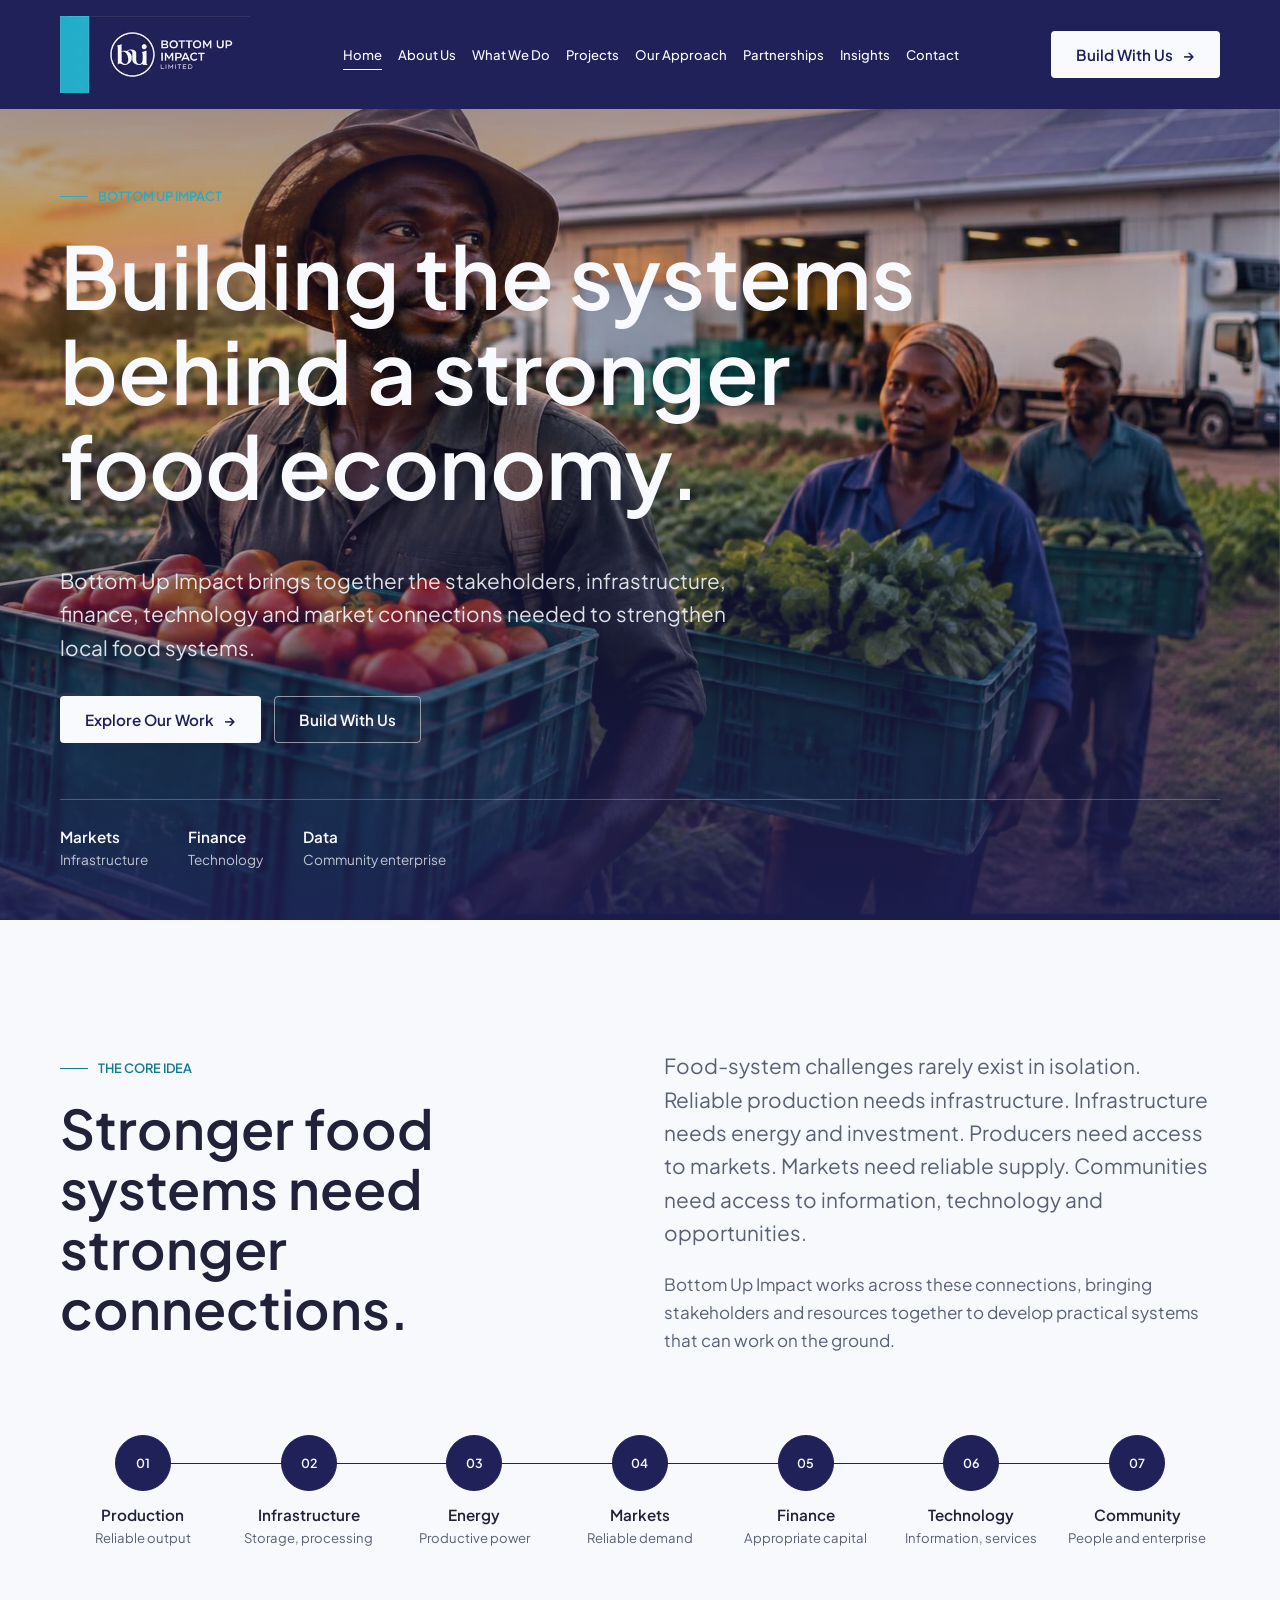
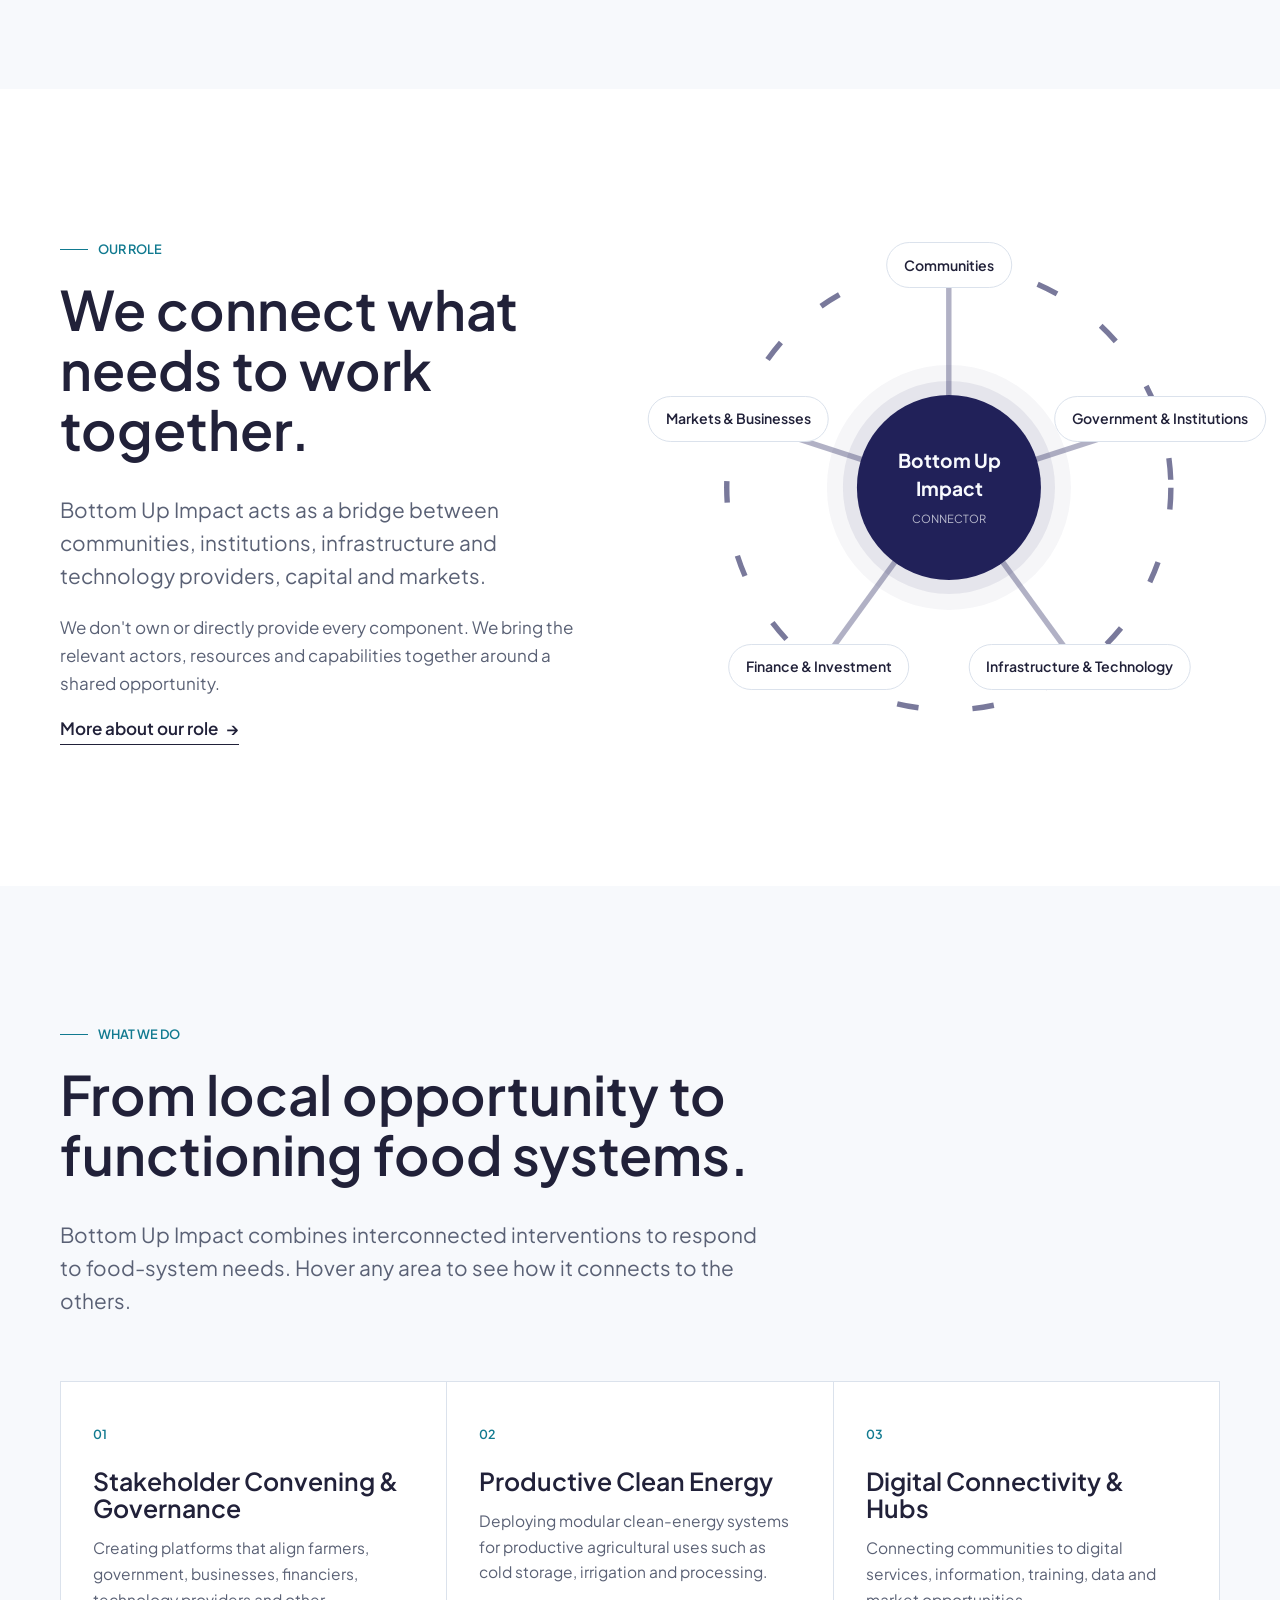
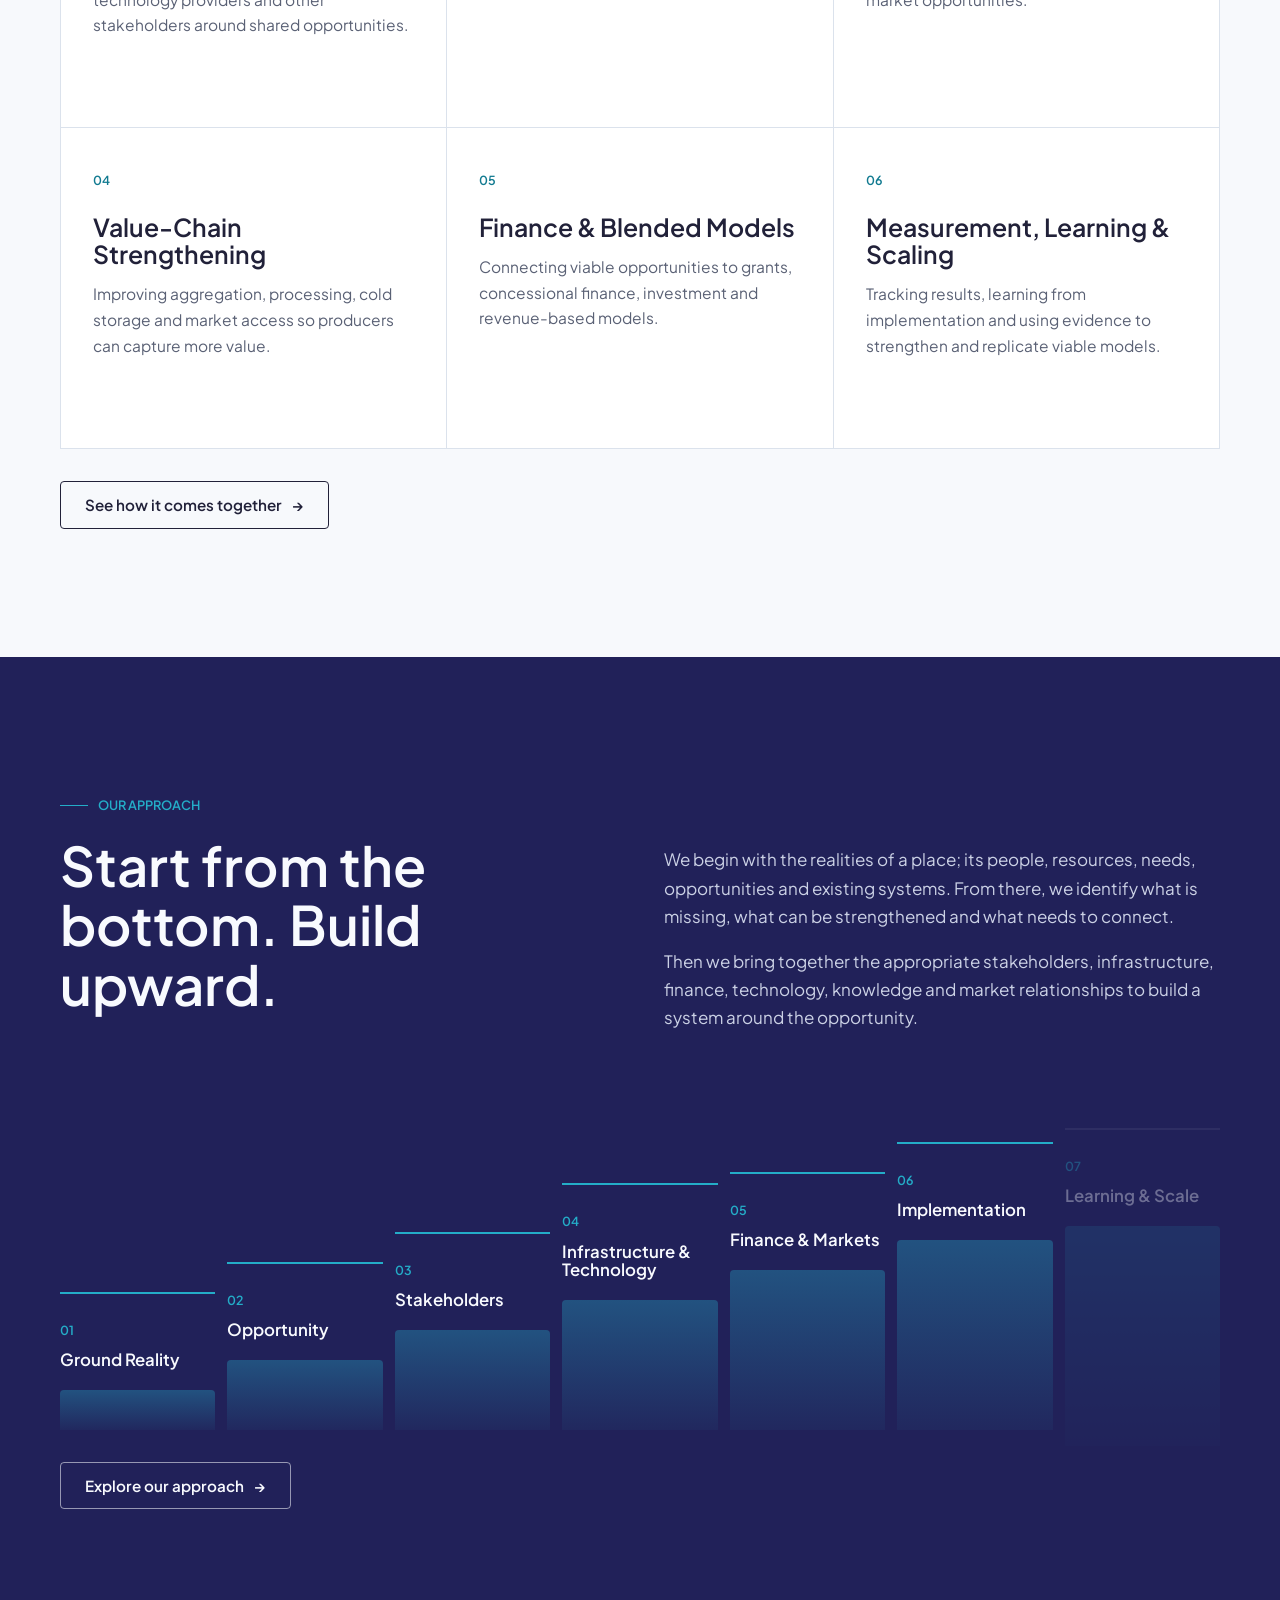
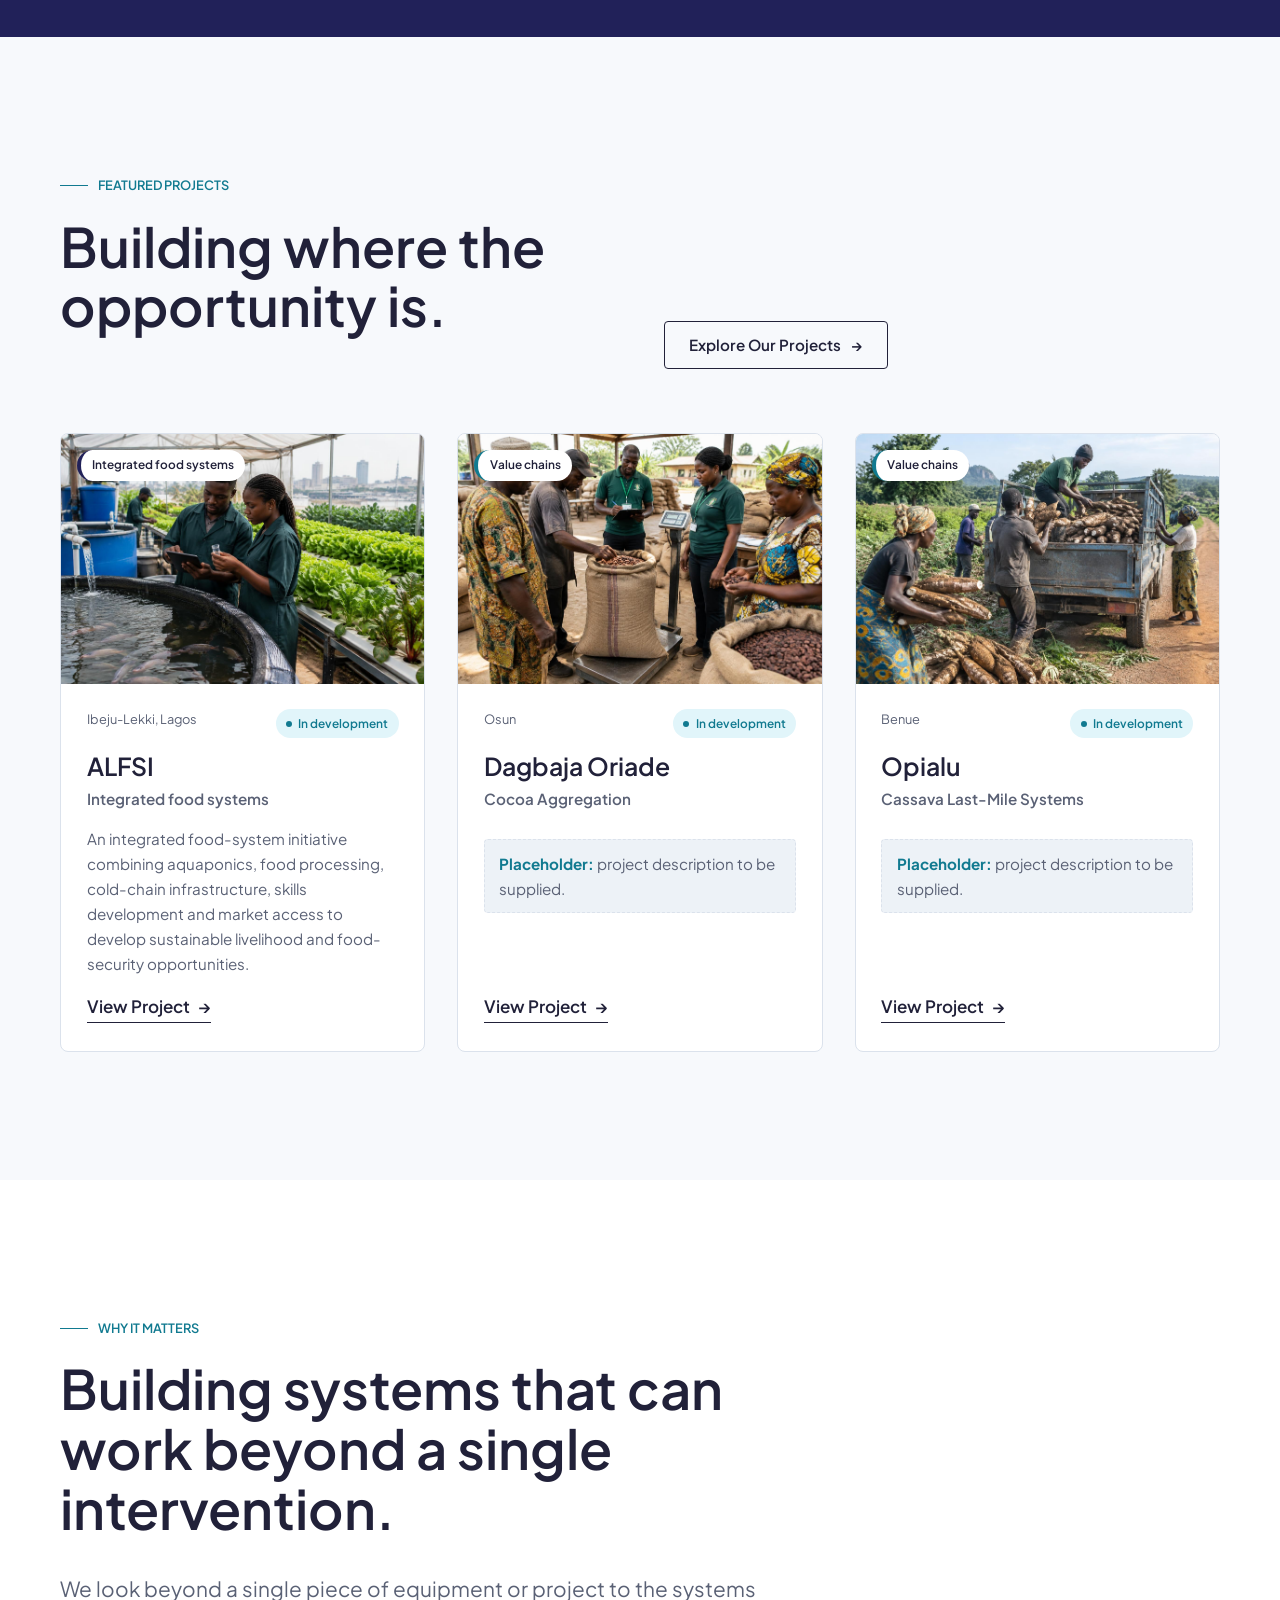
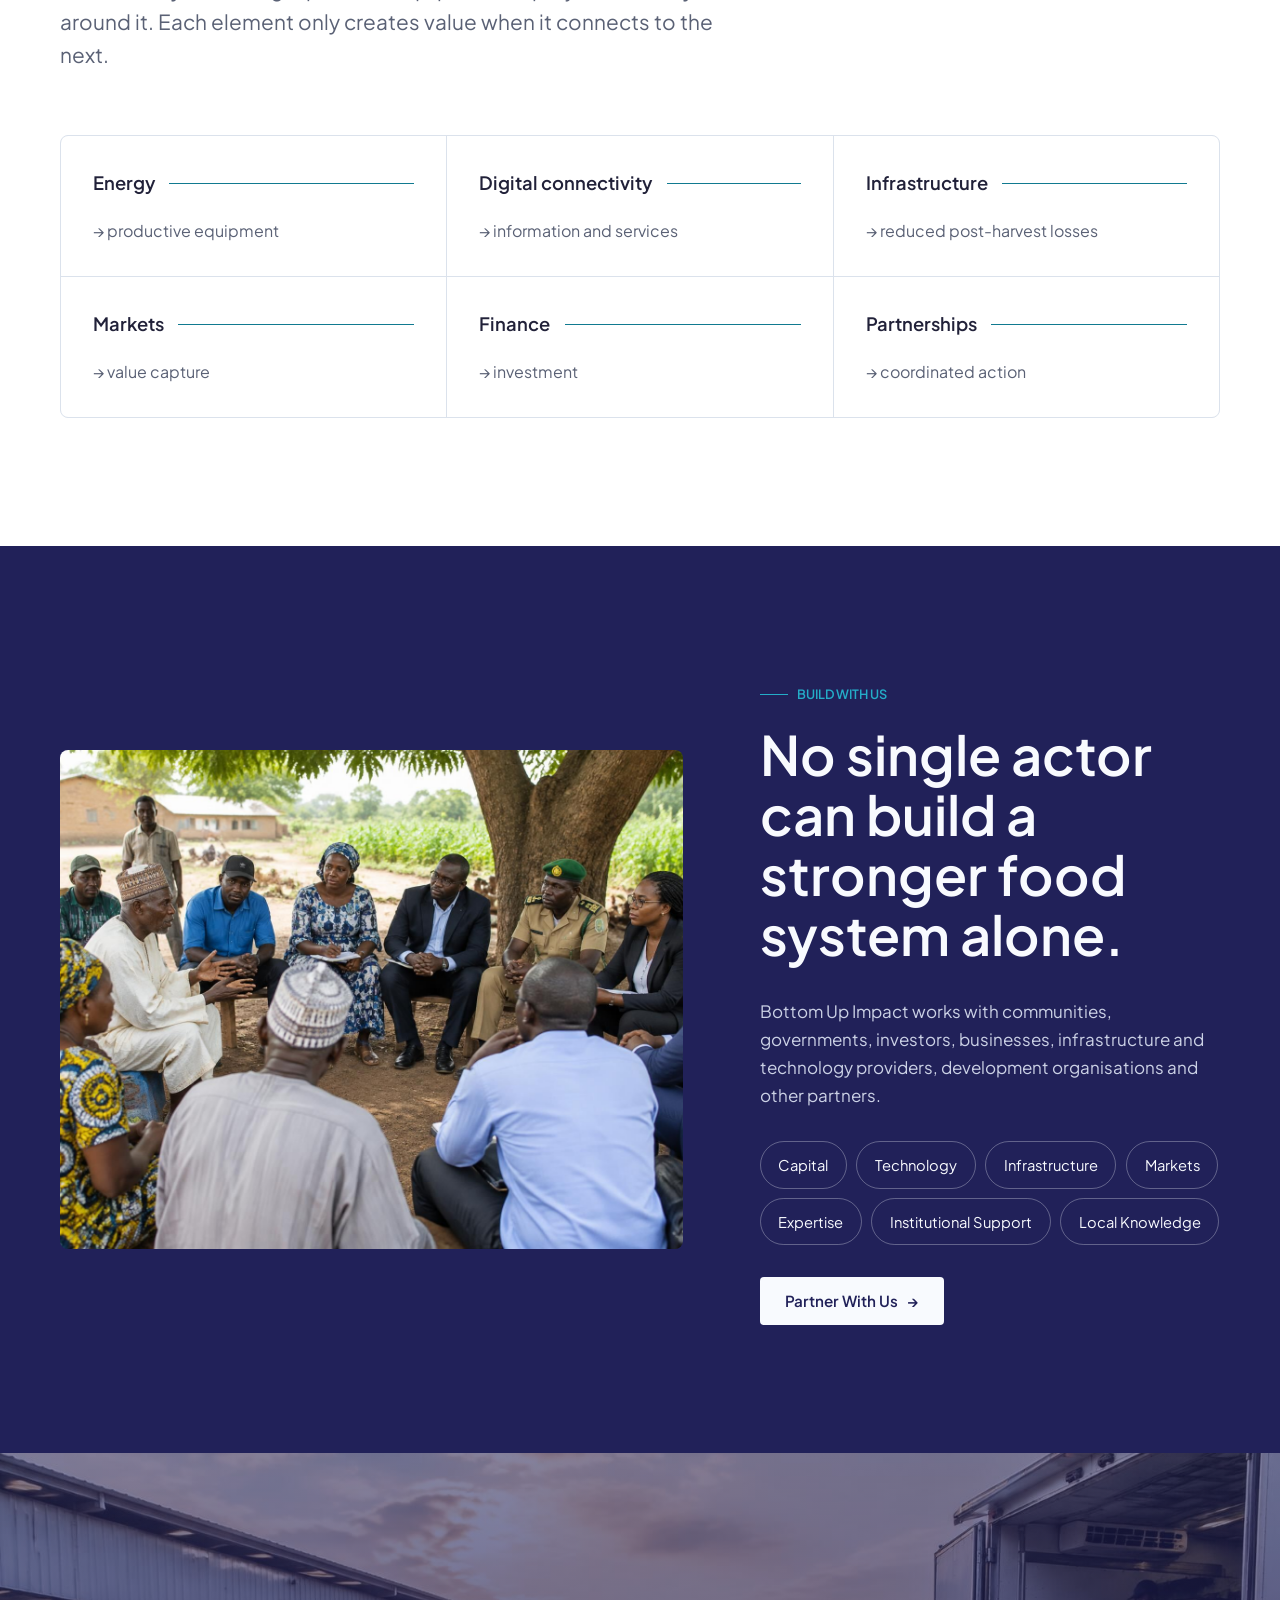
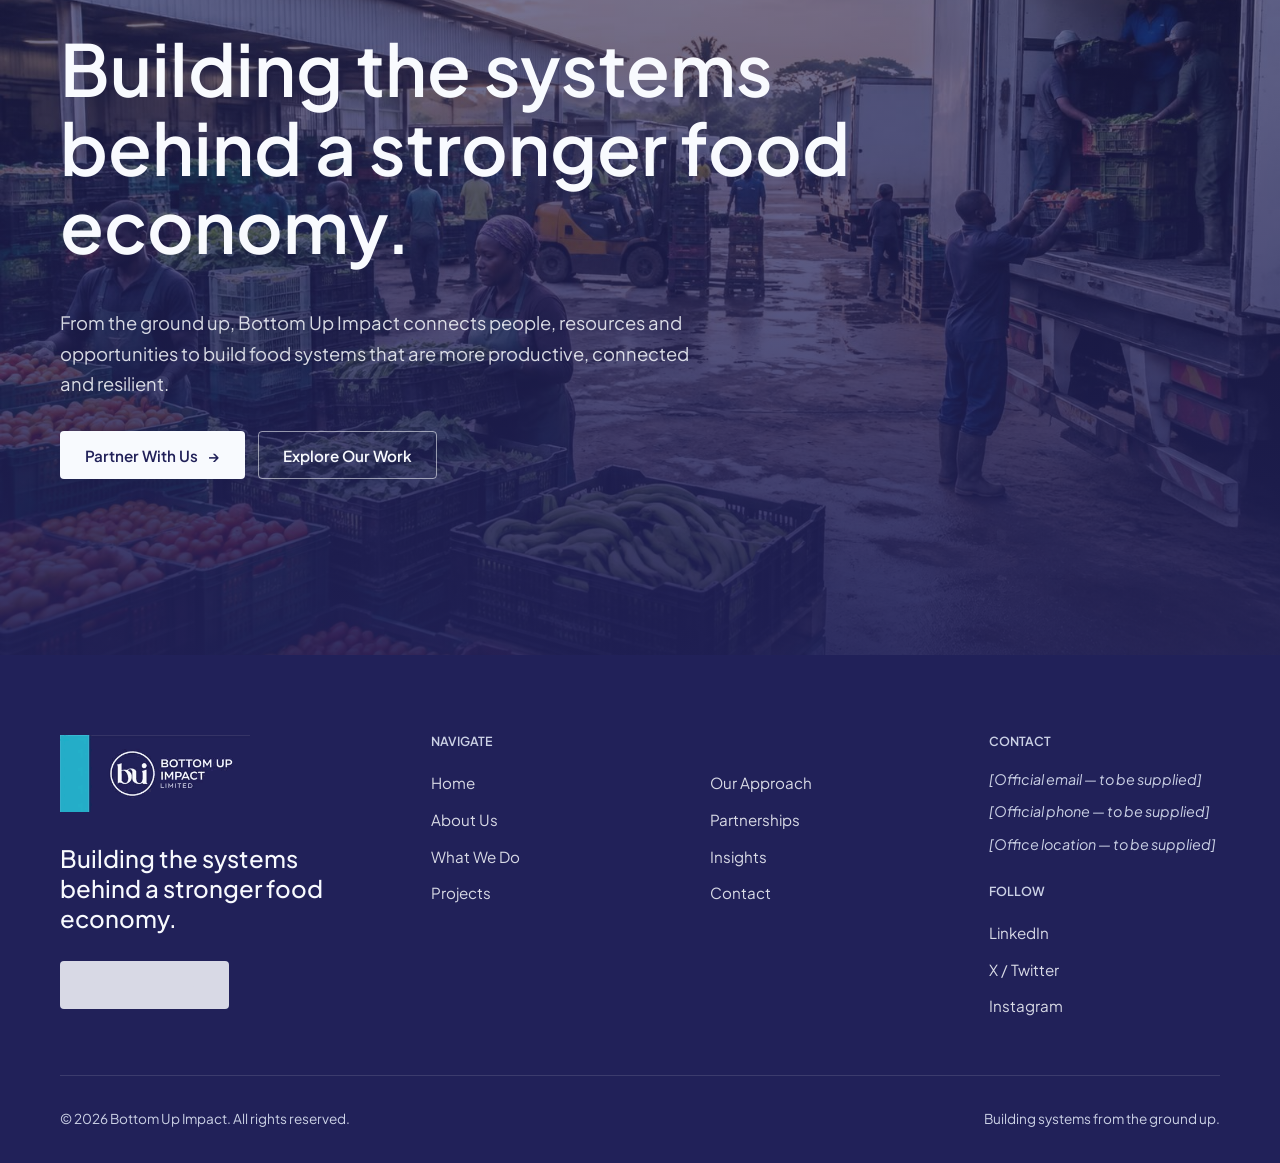
<file: index.html>
<!DOCTYPE html>
<html lang="en">
<head>
<meta charset="utf-8">
<meta name="viewport" content="width=device-width, initial-scale=1">
<title>Bottom Up Impact — Building the systems behind a stronger food economy</title>
<meta name="description" content="Bottom Up Impact connects the stakeholders, infrastructure, finance, technology and markets needed to strengthen local food systems in Africa.">
<meta property="og:title" content="Bottom Up Impact — Building the systems behind a stronger food economy">
<meta property="og:description" content="A food systems platform connecting stakeholders, infrastructure, finance, technology and markets around real opportunities.">
<meta property="og:type" content="website">
<meta name="twitter:card" content="summary_large_image">
<link rel="preconnect" href="https://fonts.googleapis.com"><link rel="preconnect" href="https://fonts.gstatic.com" crossorigin>
<link href="https://fonts.googleapis.com/css2?family=Plus+Jakarta+Sans:wght@300;400;500;600;700&display=swap" rel="stylesheet">
<link rel="stylesheet" href="css/style.css">
<link rel="icon" type="image/png" href="assets/branding/favicon.png">
<script type="application/ld+json">{"@context":"https://schema.org","@type":"Organization","name":"Bottom Up Impact","slogan":"Building the systems behind a stronger food economy."}</script>
</head>
<body>
<a class="skip-link" href="#main">Skip to content</a>
<div id="site-header"></div>
<main id="main">

<section class="hero">
  <div class="hero-media"><img src="assets/images/hero.jpg" alt="Farmers carrying harvested produce towards a solar-powered cold storage hub with refrigerated trucks" width="1920" height="1088" fetchpriority="high"></div>
  <div class="container">
    <span class="eyebrow">Bottom Up Impact</span>
    <h1>Building the systems behind a stronger food economy.</h1>
    <p class="lead">Bottom Up Impact brings together the stakeholders, infrastructure, finance, technology and market connections needed to strengthen local food systems.</p>
    <div class="btn-row">
      <a class="btn btn--light" href="what-we-do.html">Explore Our Work <span class="arrow">→</span></a>
      <a class="btn btn--ghost-light" href="contact.html">Build With Us</a>
    </div>
    <div class="hero-meta">
      <div><strong>Markets</strong>Infrastructure</div>
      <div><strong>Finance</strong>Technology</div>
      <div><strong>Data</strong>Community enterprise</div>
    </div>
  </div>
</section>

<section class="section">
  <div class="container">
    <div class="section-head--split section-head">
      <div><span class="eyebrow">The core idea</span><h2>Stronger food systems need stronger connections.</h2></div>
      <div>
        <p class="lead">Food-system challenges rarely exist in isolation. Reliable production needs infrastructure. Infrastructure needs energy and investment. Producers need access to markets. Markets need reliable supply. Communities need access to information, technology and opportunities.</p>
        <p class="muted">Bottom Up Impact works across these connections, bringing stakeholders and resources together to develop practical systems that can work on the ground.</p>
      </div>
    </div>
    <div class="chain">
      <div class="chain-node"><div class="chain-dot">01</div><h4>Production</h4><p>Reliable output</p></div>
      <div class="chain-node"><div class="chain-dot">02</div><h4>Infrastructure</h4><p>Storage, processing</p></div>
      <div class="chain-node"><div class="chain-dot">03</div><h4>Energy</h4><p>Productive power</p></div>
      <div class="chain-node"><div class="chain-dot">04</div><h4>Markets</h4><p>Reliable demand</p></div>
      <div class="chain-node"><div class="chain-dot">05</div><h4>Finance</h4><p>Appropriate capital</p></div>
      <div class="chain-node"><div class="chain-dot">06</div><h4>Technology</h4><p>Information, services</p></div>
      <div class="chain-node"><div class="chain-dot">07</div><h4>Community</h4><p>People and enterprise</p></div>
    </div>
  </div>
</section>

<section class="section section--surface">
  <div class="container split">
    <div class="reveal">
      <span class="eyebrow">Our role</span>
      <h2>We connect what needs to work together.</h2>
      <p class="lead">Bottom Up Impact acts as a bridge between communities, institutions, infrastructure and technology providers, capital and markets.</p>
      <p class="muted">We don't own or directly provide every component. We bring the relevant actors, resources and capabilities together around a shared opportunity.</p>
      <a class="text-link" href="about.html">More about our role <span>→</span></a>
    </div>
    <div class="ecosystem">
      <svg class="eco-lines" aria-hidden="true"></svg>
      <div class="eco-center"><div><strong>Bottom Up Impact</strong><small>Connector</small></div></div>
      <div class="eco-node">Communities</div>
      <div class="eco-node">Government &amp; Institutions</div>
      <div class="eco-node">Infrastructure &amp; Technology</div>
      <div class="eco-node">Finance &amp; Investment</div>
      <div class="eco-node">Markets &amp; Businesses</div>
    </div>
  </div>
</section>

<section class="section">
  <div class="container">
    <div class="section-head reveal">
      <span class="eyebrow">What we do</span>
      <h2>From local opportunity to functioning food systems.</h2>
      <p class="lead">Bottom Up Impact combines interconnected interventions to respond to food-system needs. Hover any area to see how it connects to the others.</p>
    </div>
    <div class="capabilities">
      <div class="cap" tabindex="0" data-id="conv" data-related="energy digital value finance mel"><span class="cap-num">01</span><h3>Stakeholder Convening &amp; Governance</h3><p>Creating platforms that align farmers, government, businesses, financiers, technology providers and other stakeholders around shared opportunities.</p><div class="cap-links"><span>Connects to all areas</span></div></div>
      <div class="cap" tabindex="0" data-id="energy" data-related="value finance digital"><span class="cap-num">02</span><h3>Productive Clean Energy</h3><p>Deploying modular clean-energy systems for productive agricultural uses such as cold storage, irrigation and processing.</p><div class="cap-links"><span>Value chains</span><span>Finance</span><span>Digital</span></div></div>
      <div class="cap" tabindex="0" data-id="digital" data-related="value mel conv"><span class="cap-num">03</span><h3>Digital Connectivity &amp; Hubs</h3><p>Connecting communities to digital services, information, training, data and market opportunities.</p><div class="cap-links"><span>Markets</span><span>Measurement</span><span>Convening</span></div></div>
      <div class="cap" tabindex="0" data-id="value" data-related="energy finance digital"><span class="cap-num">04</span><h3>Value-Chain Strengthening</h3><p>Improving aggregation, processing, cold storage and market access so producers can capture more value.</p><div class="cap-links"><span>Energy</span><span>Finance</span><span>Digital</span></div></div>
      <div class="cap" tabindex="0" data-id="finance" data-related="value energy conv mel"><span class="cap-num">05</span><h3>Finance &amp; Blended Models</h3><p>Connecting viable opportunities to grants, concessional finance, investment and revenue-based models.</p><div class="cap-links"><span>Value chains</span><span>Energy</span><span>Evidence</span></div></div>
      <div class="cap" tabindex="0" data-id="mel" data-related="finance digital conv"><span class="cap-num">06</span><h3>Measurement, Learning &amp; Scaling</h3><p>Tracking results, learning from implementation and using evidence to strengthen and replicate viable models.</p><div class="cap-links"><span>Finance</span><span>Data</span><span>Governance</span></div></div>
    </div>
    <div class="btn-row"><a class="btn btn--outline" href="what-we-do.html">See how it comes together <span class="arrow">→</span></a></div>
  </div>
</section>

<section class="section section--dark">
  <div class="container">
    <div class="section-head--split section-head">
      <div><span class="eyebrow">Our approach</span><h2>Start from the bottom. Build upward.</h2></div>
      <div>
        <p>We begin with the realities of a place; its people, resources, needs, opportunities and existing systems. From there, we identify what is missing, what can be strengthened and what needs to connect.</p>
        <p>Then we bring together the appropriate stakeholders, infrastructure, finance, technology, knowledge and market relationships to build a system around the opportunity.</p>
      </div>
    </div>
    <div class="process">
      <div class="process-step"><span class="step-n">01</span><h4>Ground Reality</h4><div class="bar" style="height:40px"></div></div>
      <div class="process-step"><span class="step-n">02</span><h4>Opportunity</h4><div class="bar" style="height:70px"></div></div>
      <div class="process-step"><span class="step-n">03</span><h4>Stakeholders</h4><div class="bar" style="height:100px"></div></div>
      <div class="process-step"><span class="step-n">04</span><h4>Infrastructure &amp; Technology</h4><div class="bar" style="height:130px"></div></div>
      <div class="process-step"><span class="step-n">05</span><h4>Finance &amp; Markets</h4><div class="bar" style="height:160px"></div></div>
      <div class="process-step"><span class="step-n">06</span><h4>Implementation</h4><div class="bar" style="height:190px"></div></div>
      <div class="process-step"><span class="step-n">07</span><h4>Learning &amp; Scale</h4><div class="bar" style="height:220px"></div></div>
    </div>
    <div class="btn-row"><a class="btn btn--ghost-light" href="approach.html">Explore our approach <span class="arrow">→</span></a></div>
  </div>
</section>

<section class="section">
  <div class="container">
    <div class="section-head--split section-head reveal">
      <div><span class="eyebrow">Featured projects</span><h2>Building where the opportunity is.</h2></div>
      <div><a class="btn btn--outline" href="projects.html">Explore Our Projects <span class="arrow">→</span></a></div>
    </div>
    <div class="grid grid-3">
      <article class="project-card reveal">
        <div class="media-frame"><span class="cat-badge" style="--cat:var(--cat-infra)">Integrated food systems</span><img src="assets/images/alfsi.jpg" alt="Technicians checking water quality in an aquaponics greenhouse" loading="lazy" width="1600" height="1072"></div>
        <div class="project-body">
          <div class="project-meta"><span>Ibeju-Lekki, Lagos</span><span class="status">In development</span></div>
          <h3>ALFSI</h3><p class="project-focus">Integrated food systems</p>
          <p>An integrated food-system initiative combining aquaponics, food processing, cold-chain infrastructure, skills development and market access to develop sustainable livelihood and food-security opportunities.</p>
          <a class="text-link" href="project.html?id=alfsi">View Project <span>→</span></a>
        </div>
      </article>
      <article class="project-card reveal reveal-delay-1">
        <div class="media-frame"><span class="cat-badge" style="--cat:var(--cat-value)">Value chains</span><img src="assets/images/cocoa.jpg" alt="Cooperative staff weighing sacks of dried cocoa beans" loading="lazy" width="1600" height="1072"></div>
        <div class="project-body">
          <div class="project-meta"><span>Osun</span><span class="status">In development</span></div>
          <h3>Dagbaja Oriade</h3><p class="project-focus">Cocoa Aggregation</p>
          <p class="placeholder-note"><strong>Placeholder:</strong> project description to be supplied.</p>
          <a class="text-link" href="project.html?id=dagbaja-oriade">View Project <span>→</span></a>
        </div>
      </article>
      <article class="project-card reveal reveal-delay-2">
        <div class="media-frame"><span class="cat-badge" style="--cat:var(--cat-value)">Value chains</span><img src="assets/images/cassava.jpg" alt="Farmers loading harvested cassava onto a truck on a rural road" loading="lazy" width="1600" height="1072"></div>
        <div class="project-body">
          <div class="project-meta"><span>Benue</span><span class="status">In development</span></div>
          <h3>Opialu</h3><p class="project-focus">Cassava Last-Mile Systems</p>
          <p class="placeholder-note"><strong>Placeholder:</strong> project description to be supplied.</p>
          <a class="text-link" href="project.html?id=opialu">View Project <span>→</span></a>
        </div>
      </article>
    </div>
  </div>
</section>

<section class="section section--surface">
  <div class="container">
    <div class="section-head reveal">
      <span class="eyebrow">Why it matters</span>
      <h2>Building systems that can work beyond a single intervention.</h2>
      <p class="lead">We look beyond a single piece of equipment or project to the systems around it. Each element only creates value when it connects to the next.</p>
    </div>
    <div class="impact-grid">
      <div class="impact"><div class="impact-row">Energy <span class="line"></span></div><div class="impact-out">→ productive equipment</div></div>
      <div class="impact"><div class="impact-row">Digital connectivity <span class="line"></span></div><div class="impact-out">→ information and services</div></div>
      <div class="impact"><div class="impact-row">Infrastructure <span class="line"></span></div><div class="impact-out">→ reduced post-harvest losses</div></div>
      <div class="impact"><div class="impact-row">Markets <span class="line"></span></div><div class="impact-out">→ value capture</div></div>
      <div class="impact"><div class="impact-row">Finance <span class="line"></span></div><div class="impact-out">→ investment</div></div>
      <div class="impact"><div class="impact-row">Partnerships <span class="line"></span></div><div class="impact-out">→ coordinated action</div></div>
    </div>
  </div>
</section>

<section class="section section--dark">
  <div class="container split split--wide">
    <div class="media-frame reveal"><img src="assets/images/partnership.jpg" alt="Farmers, community leaders, officials and business people meeting under a tree" loading="lazy" width="1600" height="1072"></div>
    <div class="reveal reveal-delay-1">
      <span class="eyebrow">Build with us</span>
      <h2>No single actor can build a stronger food system alone.</h2>
      <p>Bottom Up Impact works with communities, governments, investors, businesses, infrastructure and technology providers, development organisations and other partners.</p>
      <ul class="contrib"><li>Capital</li><li>Technology</li><li>Infrastructure</li><li>Markets</li><li>Expertise</li><li>Institutional Support</li><li>Local Knowledge</li></ul>
      <div class="btn-row"><a class="btn btn--light" href="partnerships.html">Partner With Us <span class="arrow">→</span></a></div>
    </div>
  </div>
</section>

<section class="statement">
  <div class="hero-media"><img src="assets/images/valuechain.jpg" alt="" loading="lazy" width="1600" height="1072"></div>
  <div class="container">
    <h2>Building the systems behind a stronger food economy.</h2>
    <p>From the ground up, Bottom Up Impact connects people, resources and opportunities to build food systems that are more productive, connected and resilient.</p>
    <div class="btn-row"><a class="btn btn--light" href="partnerships.html">Partner With Us <span class="arrow">→</span></a><a class="btn btn--ghost-light" href="what-we-do.html">Explore Our Work</a></div>
  </div>
</section>

</main>
<div id="site-footer"></div>
<script src="js/main.js"></script>
</body>
</html>
</file>
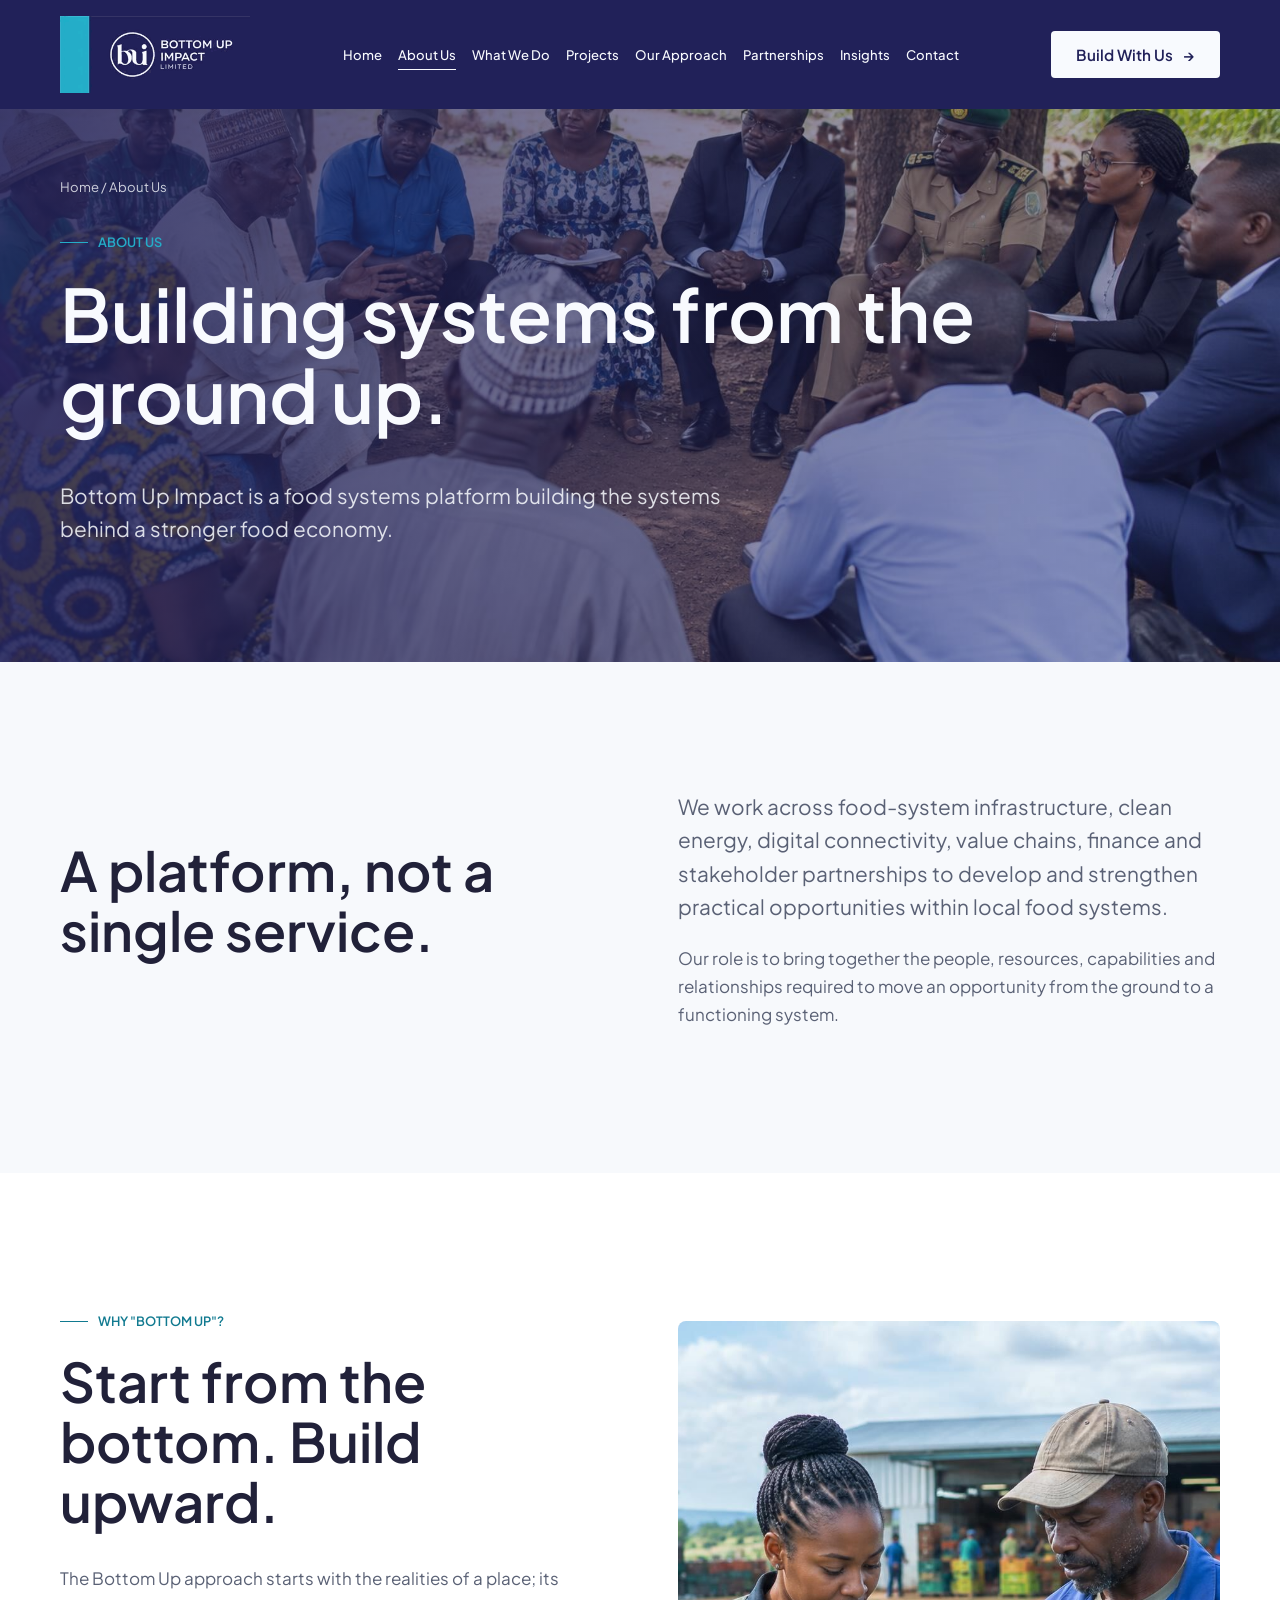
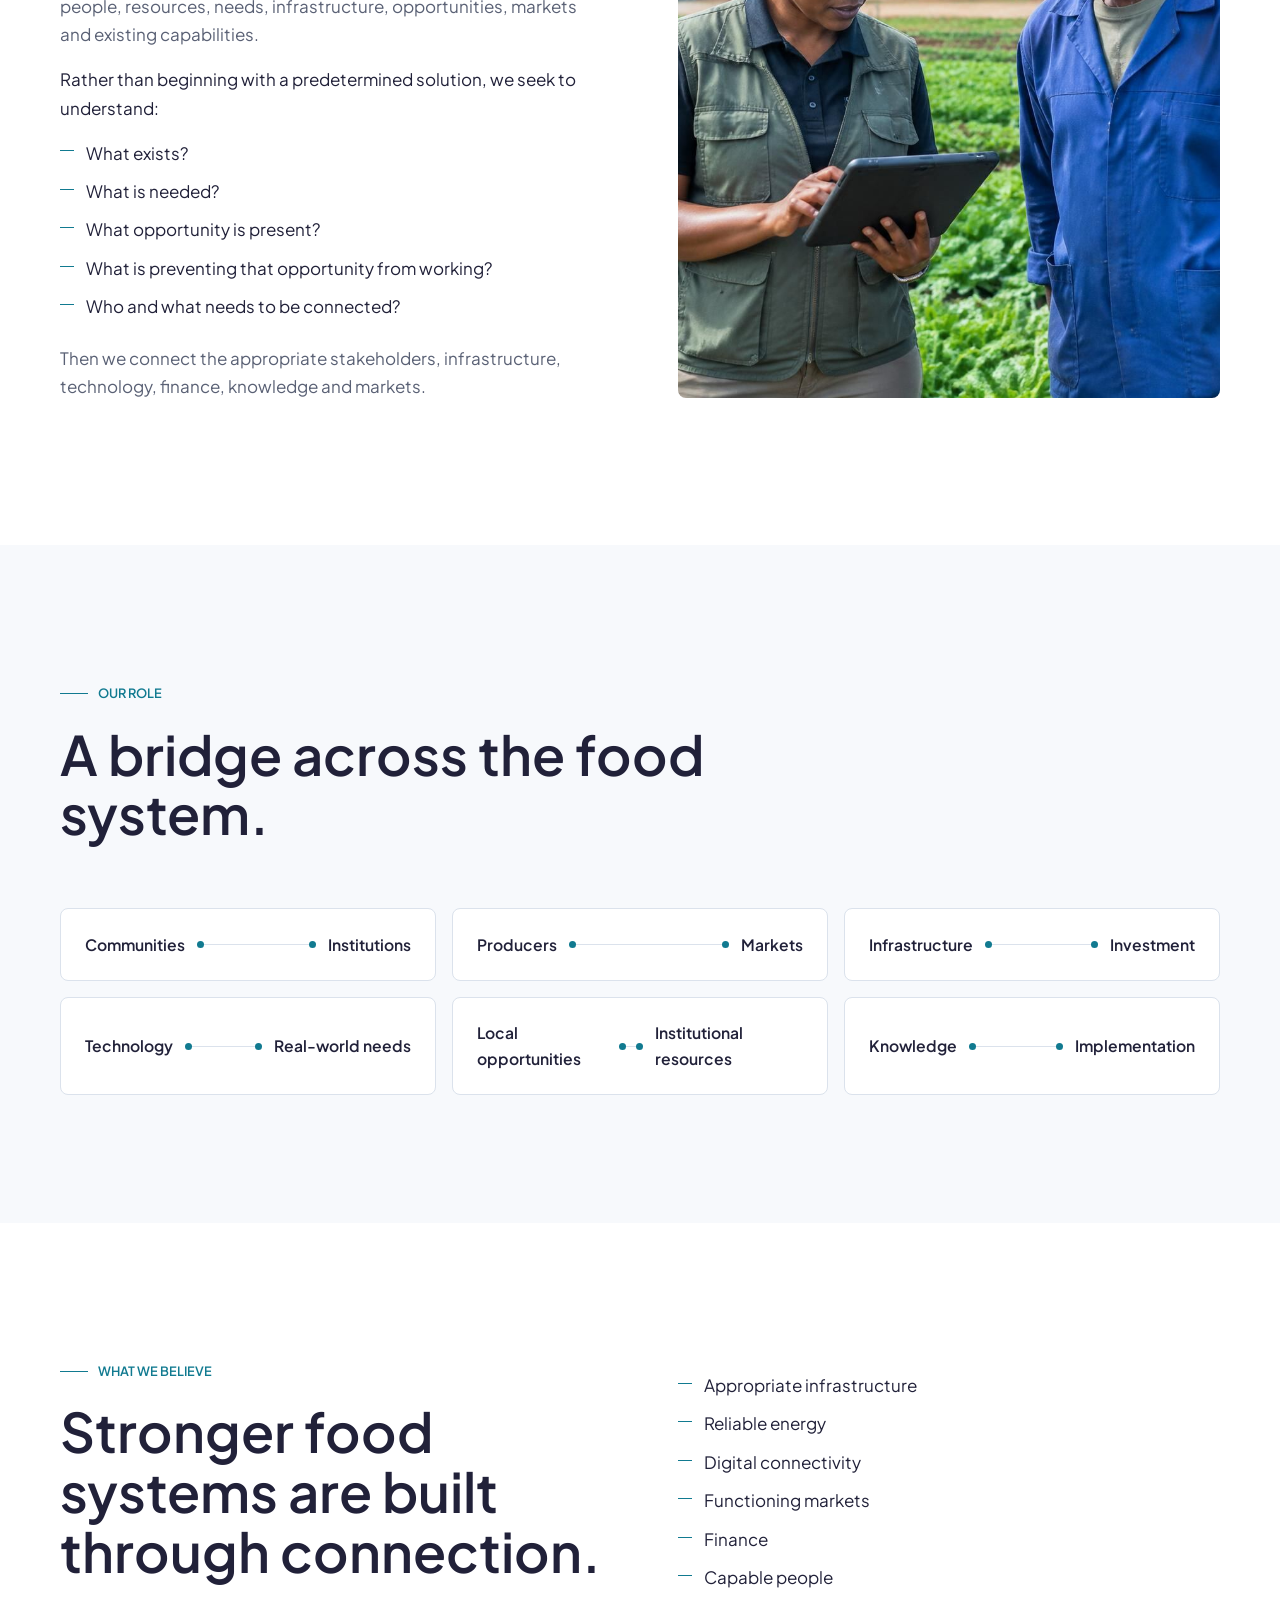
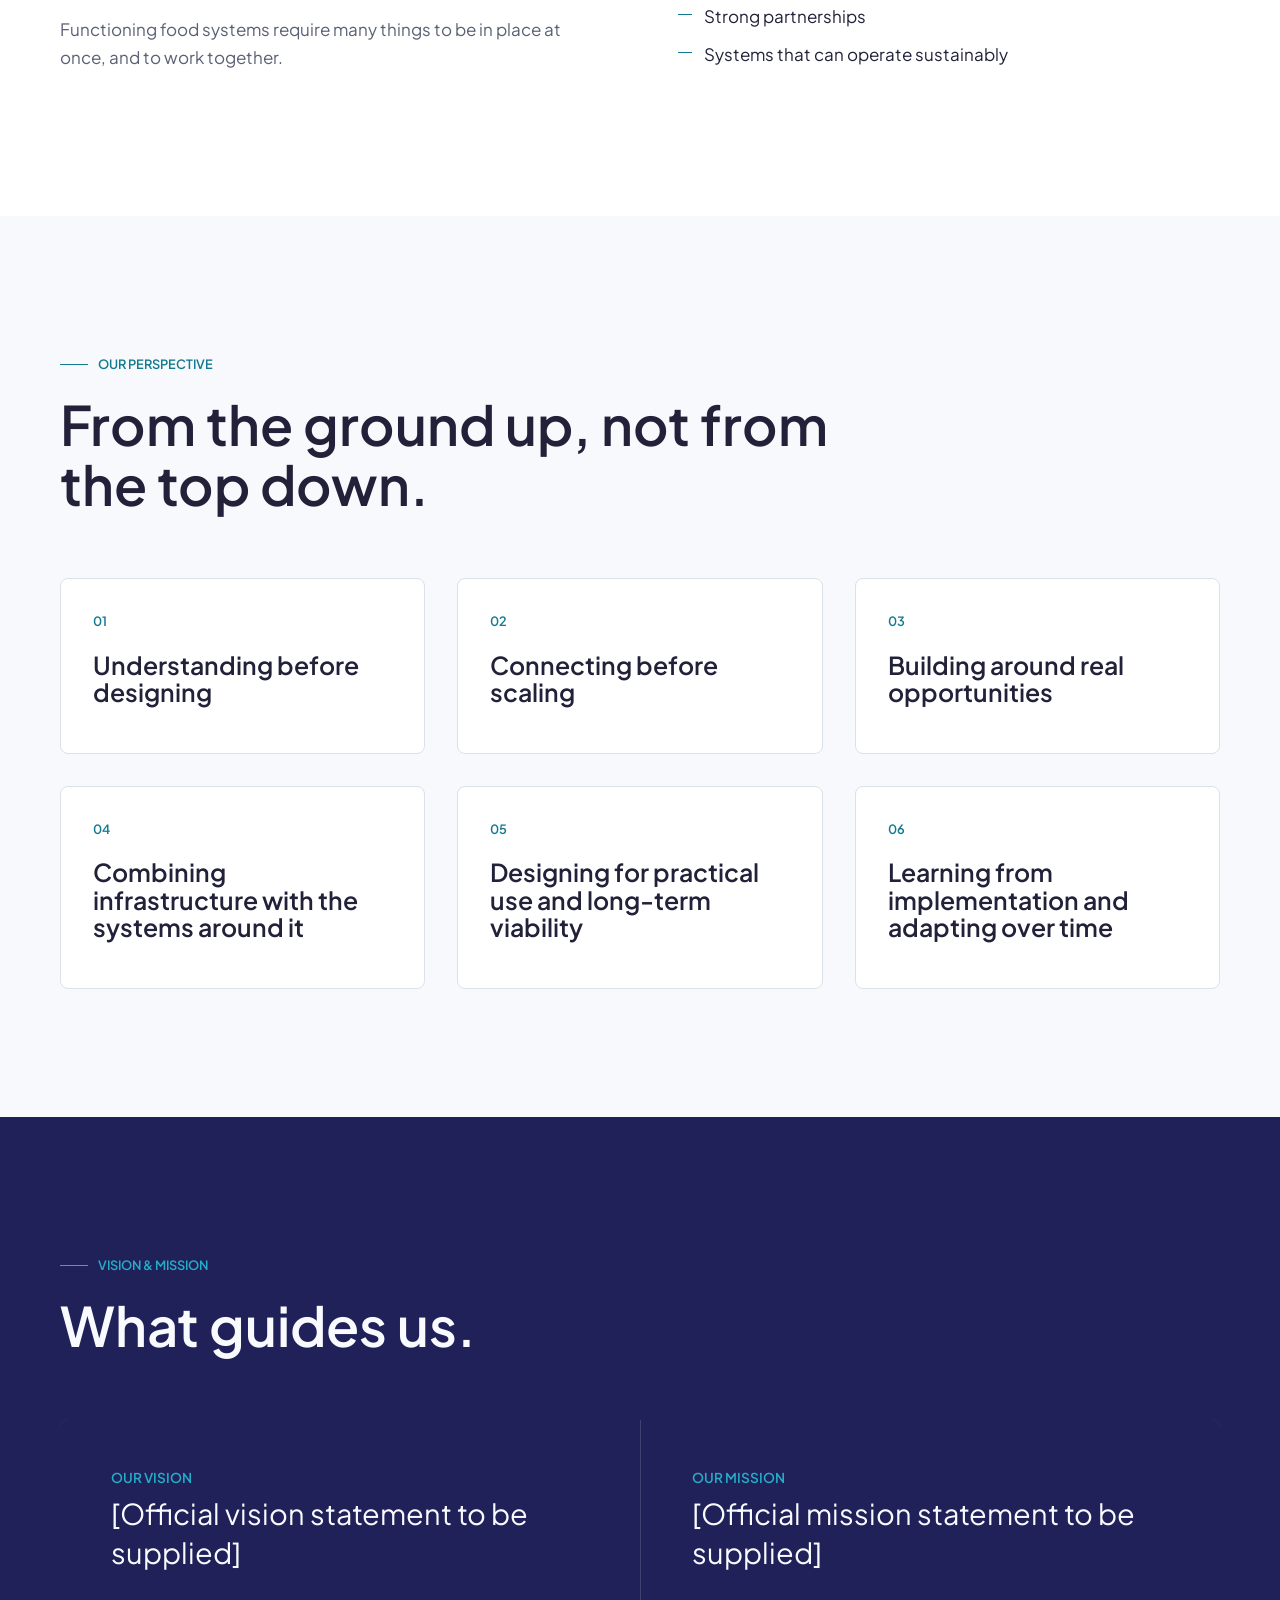
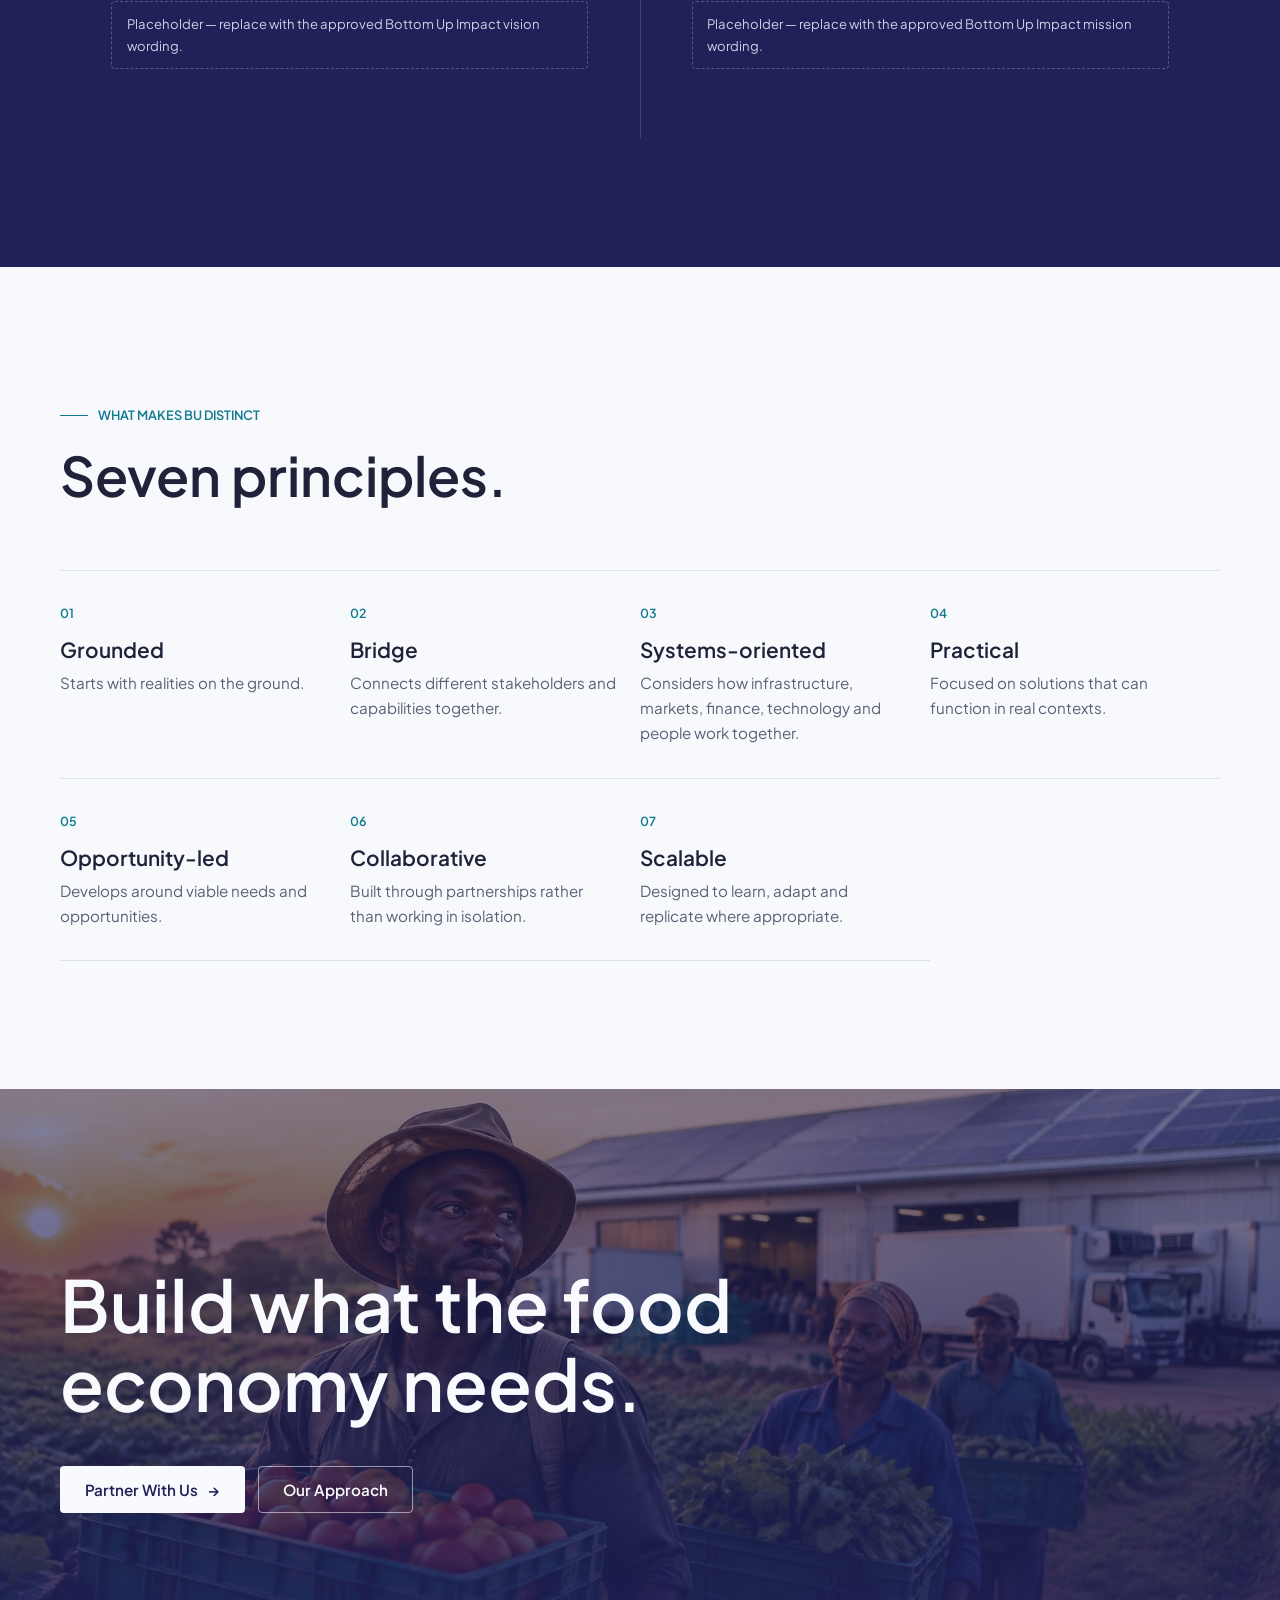
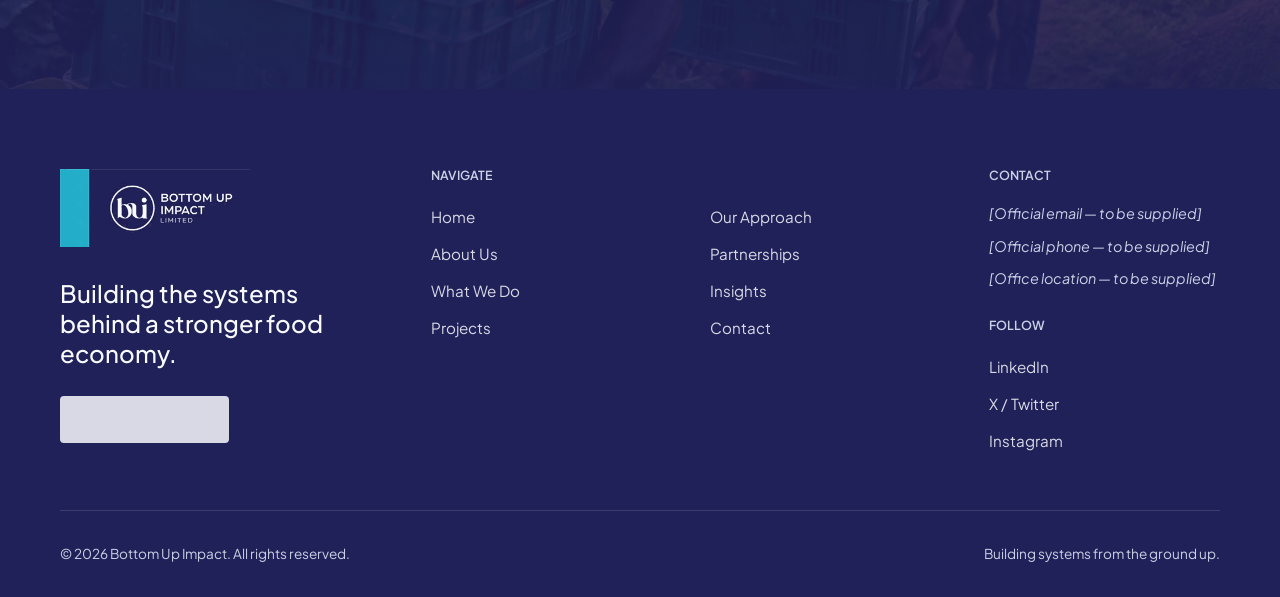
<file: about.html>
<!DOCTYPE html>
<html lang="en">
<head>
<meta charset="utf-8">
<meta name="viewport" content="width=device-width, initial-scale=1">
<title>About Us — Bottom Up Impact</title>
<meta name="description" content="Bottom Up Impact is a food systems platform building the systems behind a stronger food economy, from the ground up.">
<meta property="og:title" content="About Us — Bottom Up Impact">
<meta property="og:description" content="Building food systems from the ground up, connecting people, resources and capabilities.">
<meta property="og:type" content="website">
<meta name="twitter:card" content="summary_large_image">
<link rel="preconnect" href="https://fonts.googleapis.com"><link rel="preconnect" href="https://fonts.gstatic.com" crossorigin>
<link href="https://fonts.googleapis.com/css2?family=Plus+Jakarta+Sans:wght@300;400;500;600;700&display=swap" rel="stylesheet">
<link rel="stylesheet" href="css/style.css">
<link rel="icon" type="image/png" href="assets/branding/favicon.png">
</head>
<body>
<a class="skip-link" href="#main">Skip to content</a>
<div id="site-header"></div>
<main id="main">

<section class="page-hero page-hero--image">
  <div class="hero-media"><img src="assets/images/partnership.jpg" alt="Community stakeholders meeting under a shade tree" width="1600" height="1072"></div>
  <div class="container">
    <p class="breadcrumb"><a href="index.html">Home</a> / About Us</p>
    <span class="eyebrow">About us</span>
    <h1>Building systems from the ground up.</h1>
    <p class="lead">Bottom Up Impact is a food systems platform building the systems behind a stronger food economy.</p>
  </div>
</section>

<section class="section">
  <div class="container split">
    <div class="reveal">
      <h2>A platform, not a single service.</h2>
    </div>
    <div class="reveal reveal-delay-1">
      <p class="lead">We work across food-system infrastructure, clean energy, digital connectivity, value chains, finance and stakeholder partnerships to develop and strengthen practical opportunities within local food systems.</p>
      <p class="muted">Our role is to bring together the people, resources, capabilities and relationships required to move an opportunity from the ground to a functioning system.</p>
    </div>
  </div>
</section>

<section class="section section--surface">
  <div class="container split split--reverse">
    <div class="media-frame media-frame--tall reveal"><img src="assets/images/data.jpg" alt="Field officer recording data on a tablet with a farmer" loading="lazy" width="1600" height="1072"></div>
    <div class="reveal reveal-delay-1">
      <span class="eyebrow">Why "Bottom Up"?</span>
      <h2>Start from the bottom. Build upward.</h2>
      <p class="muted">The Bottom Up approach starts with the realities of a place; its people, resources, needs, infrastructure, opportunities, markets and existing capabilities.</p>
      <p>Rather than beginning with a predetermined solution, we seek to understand:</p>
      <ul class="list-check">
        <li>What exists?</li><li>What is needed?</li><li>What opportunity is present?</li>
        <li>What is preventing that opportunity from working?</li><li>Who and what needs to be connected?</li>
      </ul>
      <p class="muted" style="margin-top:1.5rem">Then we connect the appropriate stakeholders, infrastructure, technology, finance, knowledge and markets.</p>
    </div>
  </div>
</section>

<section class="section">
  <div class="container">
    <div class="section-head reveal"><span class="eyebrow">Our role</span><h2>A bridge across the food system.</h2></div>
    <div class="pairs">
      <div class="pair" tabindex="0">Communities <span class="link"></span> Institutions</div>
      <div class="pair" tabindex="0">Producers <span class="link"></span> Markets</div>
      <div class="pair" tabindex="0">Infrastructure <span class="link"></span> Investment</div>
      <div class="pair" tabindex="0">Technology <span class="link"></span> Real-world needs</div>
      <div class="pair" tabindex="0">Local opportunities <span class="link"></span> Institutional resources</div>
      <div class="pair" tabindex="0">Knowledge <span class="link"></span> Implementation</div>
    </div>
  </div>
</section>

<section class="section section--surface">
  <div class="container split">
    <div class="reveal">
      <span class="eyebrow">What we believe</span>
      <h2>Stronger food systems are built through connection.</h2>
      <p class="muted">Functioning food systems require many things to be in place at once, and to work together.</p>
    </div>
    <ul class="list-check list-cols reveal reveal-delay-1">
      <li>Appropriate infrastructure</li><li>Reliable energy</li><li>Digital connectivity</li><li>Functioning markets</li>
      <li>Finance</li><li>Capable people</li><li>Strong partnerships</li><li>Systems that can operate sustainably</li>
    </ul>
  </div>
</section>

<section class="section">
  <div class="container">
    <div class="section-head reveal"><span class="eyebrow">Our perspective</span><h2>From the ground up, not from the top down.</h2></div>
    <div class="grid grid-3">
      <div class="card reveal"><span class="num">01</span><h3>Understanding before designing</h3></div>
      <div class="card reveal reveal-delay-1"><span class="num">02</span><h3>Connecting before scaling</h3></div>
      <div class="card reveal reveal-delay-2"><span class="num">03</span><h3>Building around real opportunities</h3></div>
      <div class="card reveal"><span class="num">04</span><h3>Combining infrastructure with the systems around it</h3></div>
      <div class="card reveal reveal-delay-1"><span class="num">05</span><h3>Designing for practical use and long-term viability</h3></div>
      <div class="card reveal reveal-delay-2"><span class="num">06</span><h3>Learning from implementation and adapting over time</h3></div>
    </div>
  </div>
</section>

<section class="section section--dark">
  <div class="container">
    <div class="section-head"><span class="eyebrow">Vision &amp; Mission</span><h2>What guides us.</h2></div>
    <div class="vm">
      <div><h3>Our Vision</h3><p class="vm-text">[Official vision statement to be supplied]</p><p class="placeholder-note">Placeholder — replace with the approved Bottom Up Impact vision wording.</p></div>
      <div><h3>Our Mission</h3><p class="vm-text">[Official mission statement to be supplied]</p><p class="placeholder-note">Placeholder — replace with the approved Bottom Up Impact mission wording.</p></div>
    </div>
  </div>
</section>

<section class="section">
  <div class="container">
    <div class="section-head reveal"><span class="eyebrow">What makes BU distinct</span><h2>Seven principles.</h2></div>
    <div class="principles">
      <div class="principle"><span class="num">01</span><h3>Grounded</h3><p>Starts with realities on the ground.</p></div>
      <div class="principle"><span class="num">02</span><h3>Bridge</h3><p>Connects different stakeholders and capabilities together.</p></div>
      <div class="principle"><span class="num">03</span><h3>Systems-oriented</h3><p>Considers how infrastructure, markets, finance, technology and people work together.</p></div>
      <div class="principle"><span class="num">04</span><h3>Practical</h3><p>Focused on solutions that can function in real contexts.</p></div>
      <div class="principle"><span class="num">05</span><h3>Opportunity-led</h3><p>Develops around viable needs and opportunities.</p></div>
      <div class="principle"><span class="num">06</span><h3>Collaborative</h3><p>Built through partnerships rather than working in isolation.</p></div>
      <div class="principle"><span class="num">07</span><h3>Scalable</h3><p>Designed to learn, adapt and replicate where appropriate.</p></div>
    </div>
  </div>
</section>

<section class="statement">
  <div class="hero-media"><img src="assets/images/hero.jpg" alt="" loading="lazy" width="1920" height="1088"></div>
  <div class="container">
    <h2>Build what the food economy needs.</h2>
    <div class="btn-row"><a class="btn btn--light" href="partnerships.html">Partner With Us <span class="arrow">→</span></a><a class="btn btn--ghost-light" href="approach.html">Our Approach</a></div>
  </div>
</section>

</main>
<div id="site-footer"></div>
<script src="js/main.js"></script>
</body>
</html>
</file>
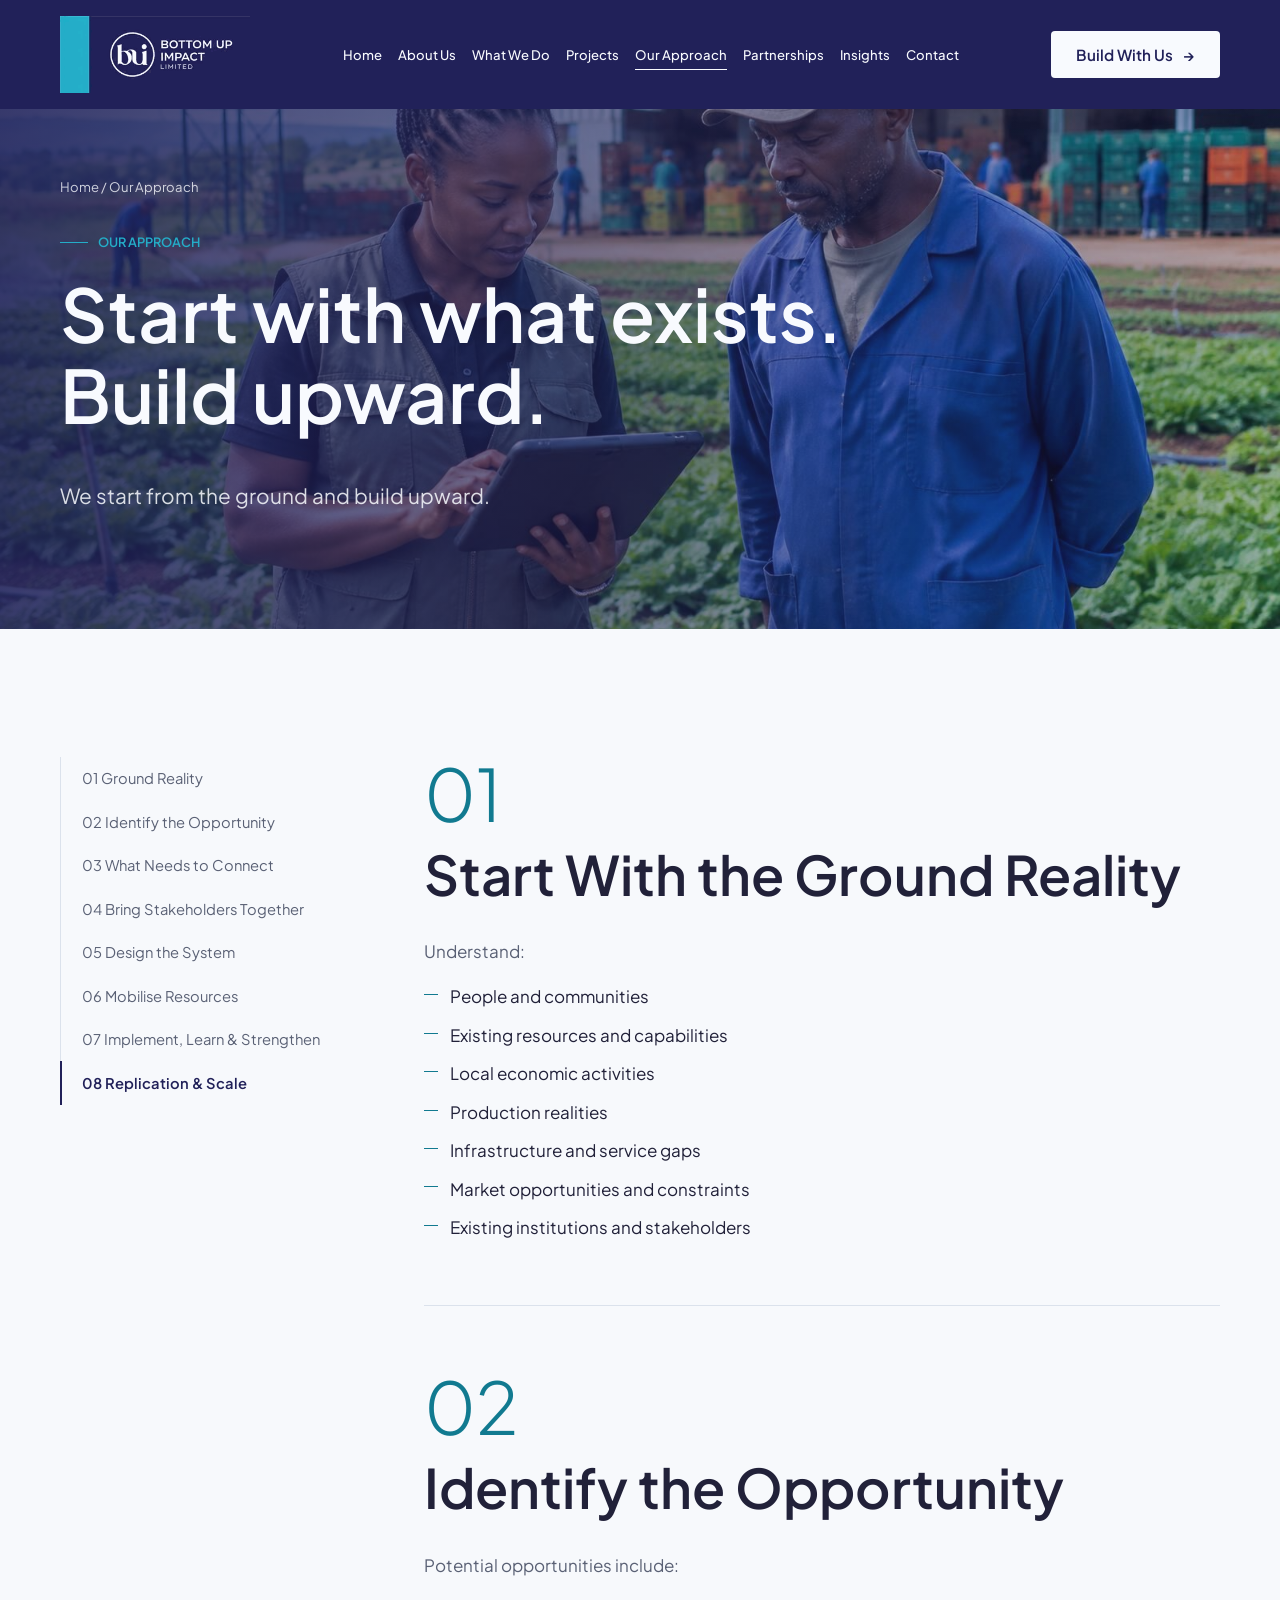
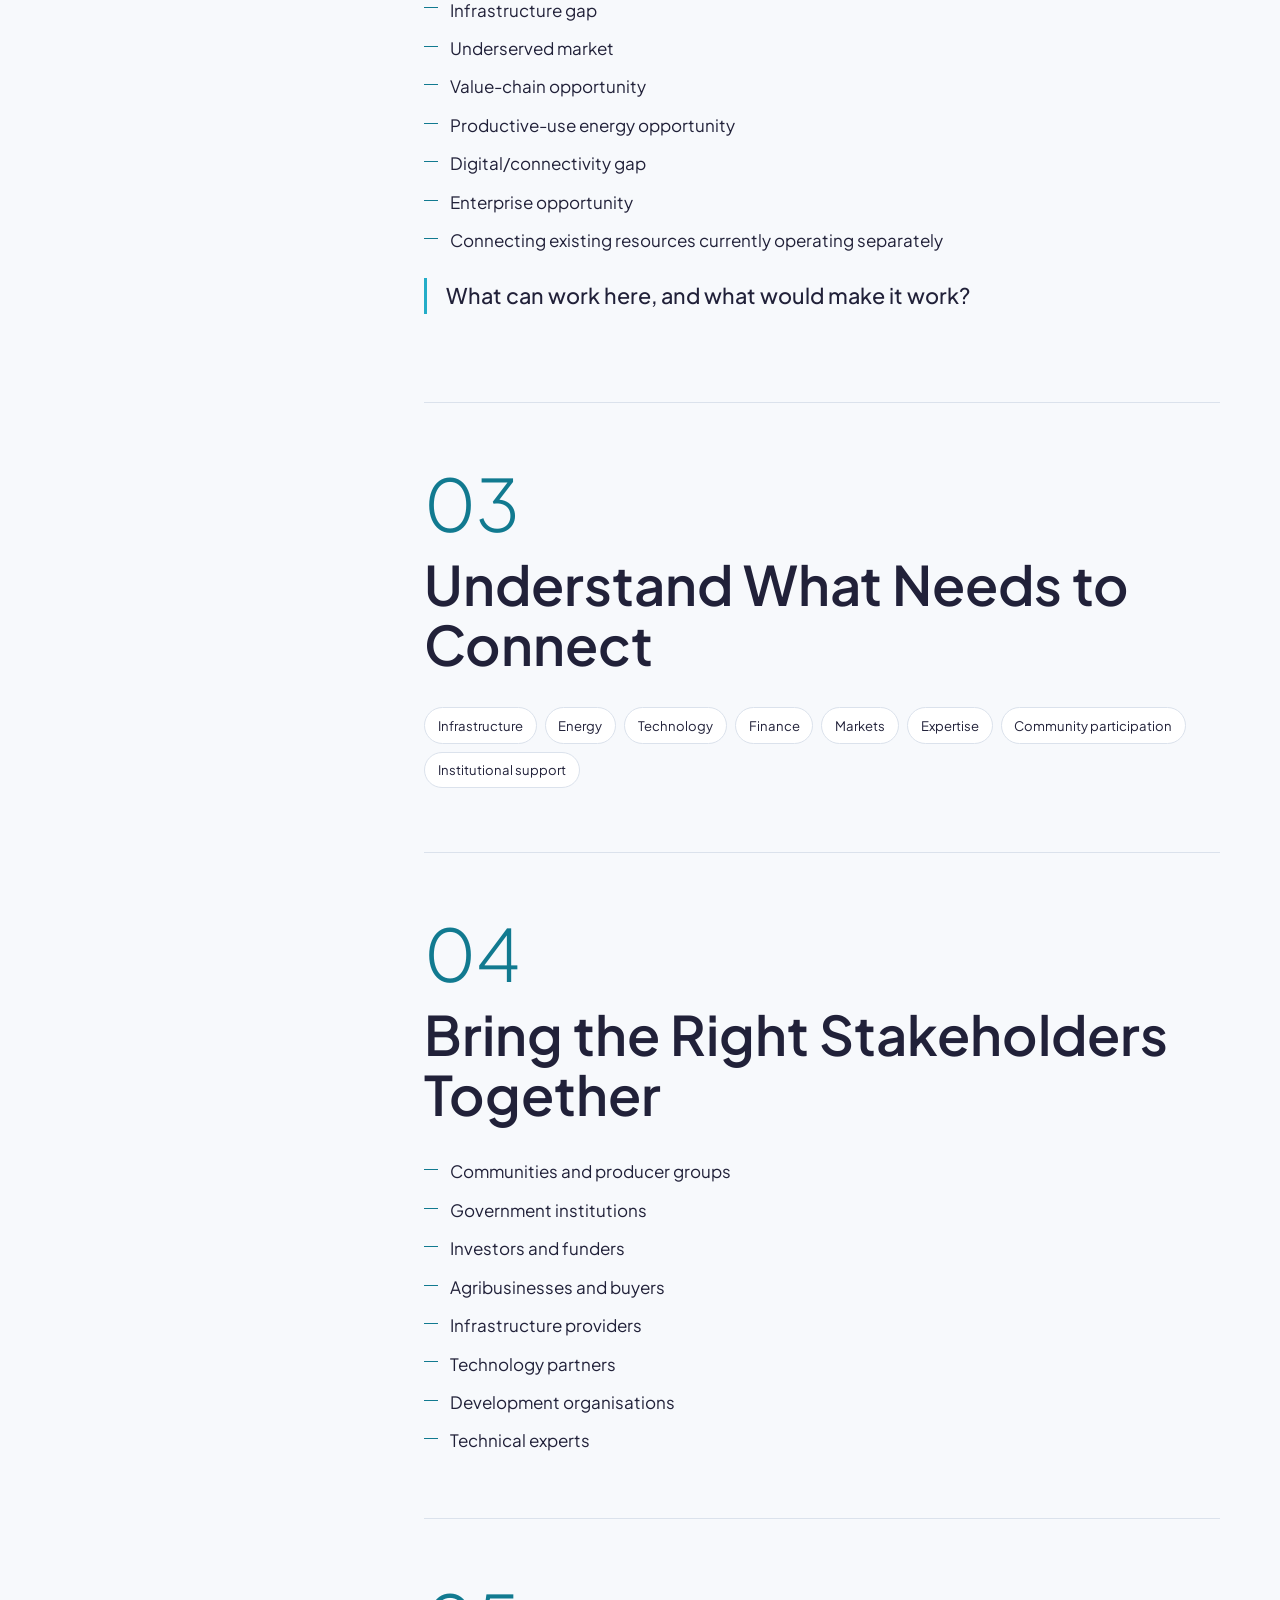
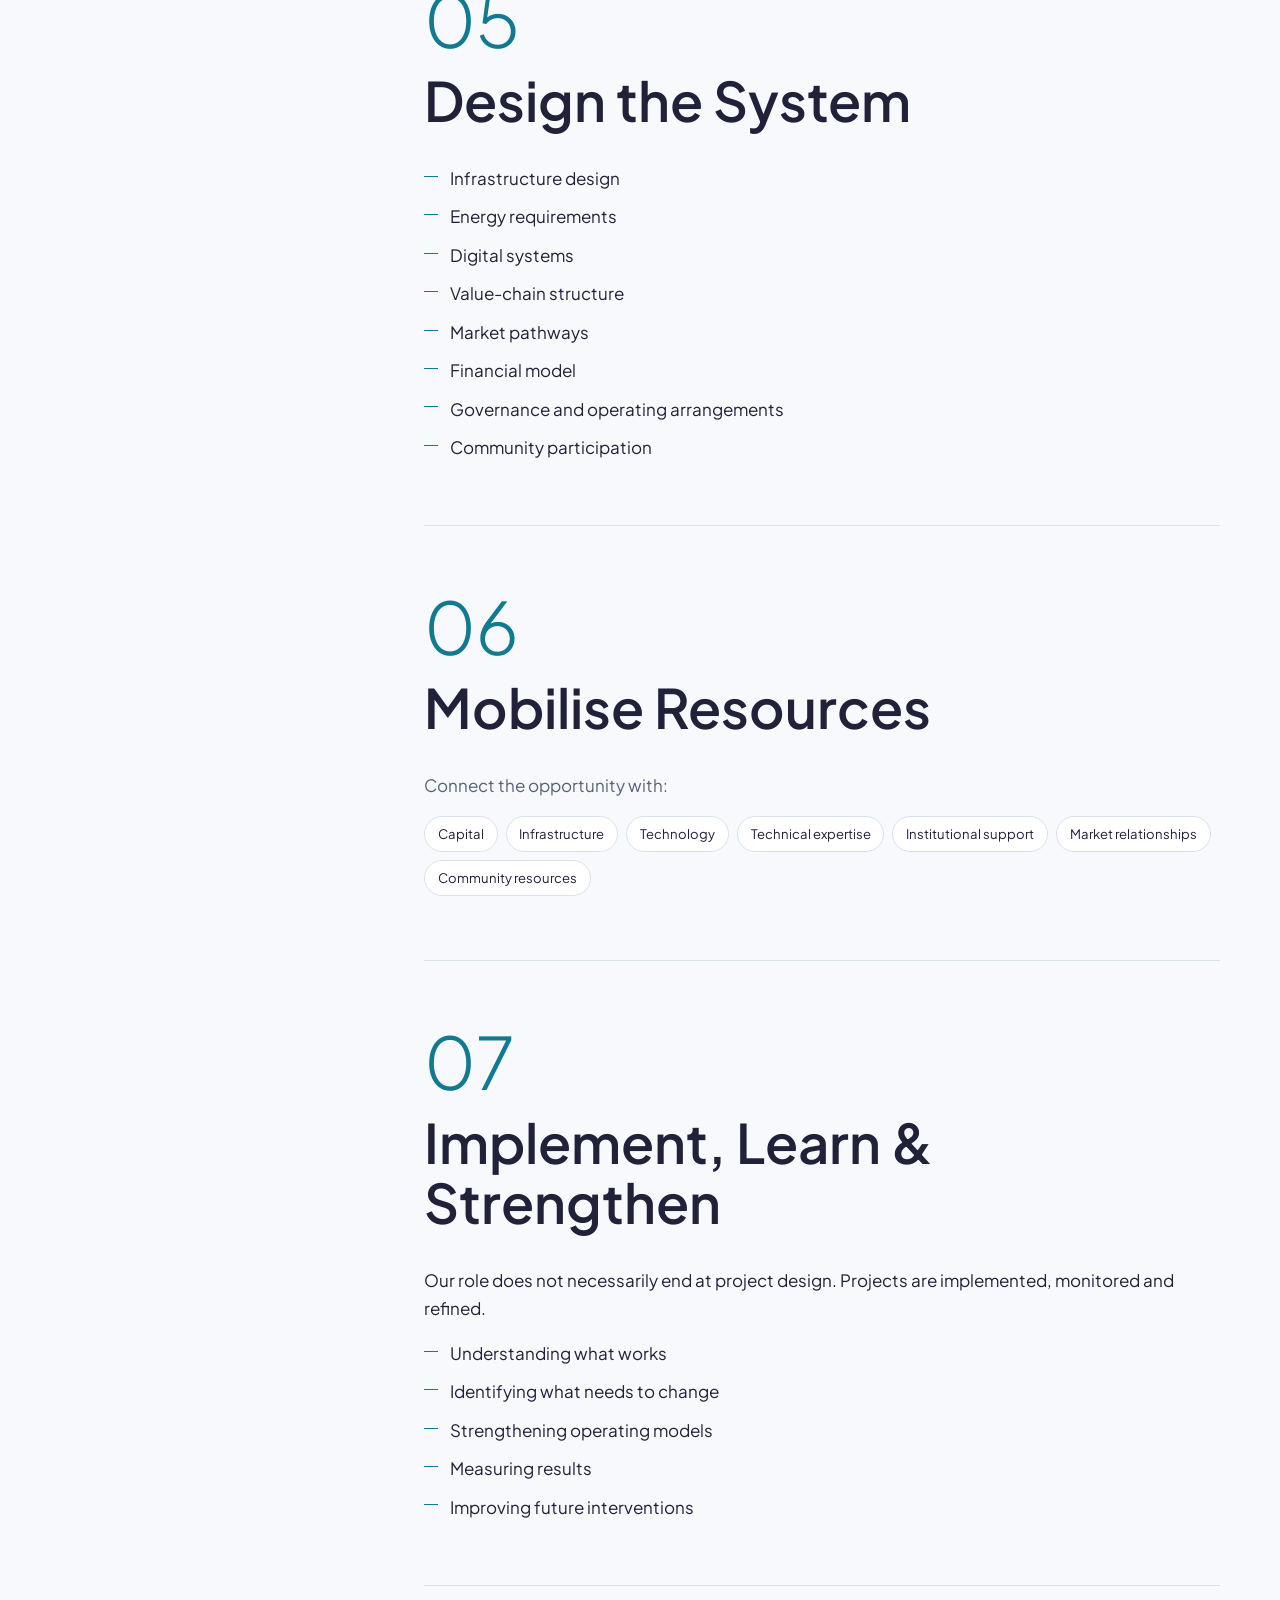
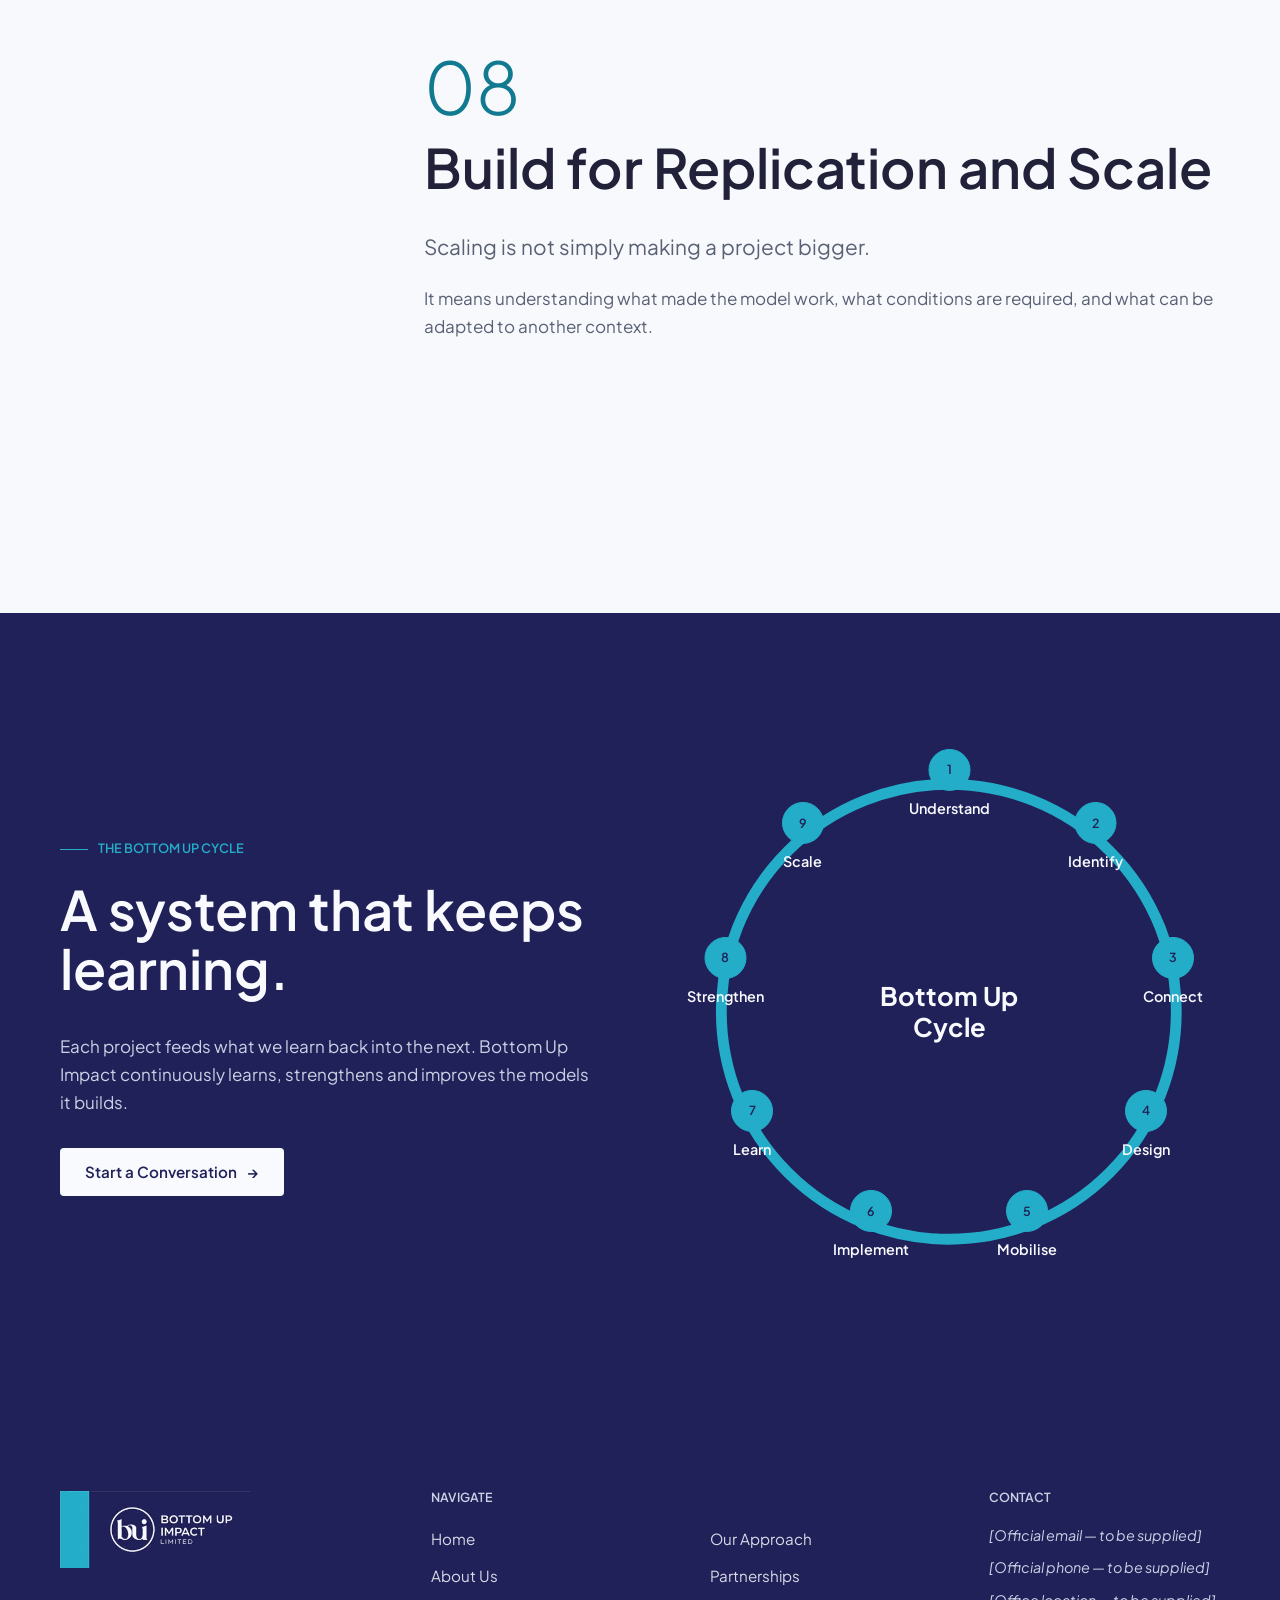
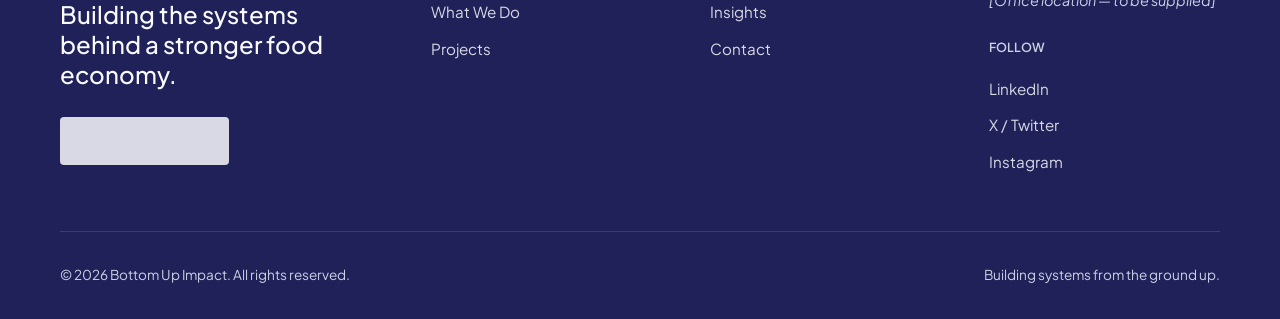
<file: approach.html>
<!DOCTYPE html>
<html lang="en">
<head>
<meta charset="utf-8">
<meta name="viewport" content="width=device-width, initial-scale=1">
<title>Our Approach — Bottom Up Impact</title>
<meta name="description" content="Start with what exists. Build upward. The eight-step Bottom Up approach to developing practical food systems.">
<meta property="og:title" content="Our Approach — Bottom Up Impact">
<meta property="og:description" content="Understand, identify, connect, design, mobilise, implement, learn and scale.">
<meta property="og:type" content="website">
<meta name="twitter:card" content="summary_large_image">
<link rel="preconnect" href="https://fonts.googleapis.com"><link rel="preconnect" href="https://fonts.gstatic.com" crossorigin>
<link href="https://fonts.googleapis.com/css2?family=Plus+Jakarta+Sans:wght@300;400;500;600;700&display=swap" rel="stylesheet">
<link rel="stylesheet" href="css/style.css">
<link rel="icon" type="image/png" href="assets/branding/favicon.png">
</head>
<body>
<a class="skip-link" href="#main">Skip to content</a>
<div id="site-header"></div>
<main id="main">

<section class="page-hero page-hero--image">
  <div class="hero-media"><img src="assets/images/data.jpg" alt="Field officer and farmer reviewing data in a vegetable field" width="1600" height="1072"></div>
  <div class="container">
    <p class="breadcrumb"><a href="index.html">Home</a> / Our Approach</p>
    <span class="eyebrow">Our approach</span>
    <h1>Start with what exists. Build upward.</h1>
    <p class="lead">We start from the ground and build upward.</p>
  </div>
</section>

<section class="section">
  <div class="container steps">
    <ul class="steps-nav" data-spy>
      <li><a href="#s1">01 Ground Reality</a></li><li><a href="#s2">02 Identify the Opportunity</a></li><li><a href="#s3">03 What Needs to Connect</a></li><li><a href="#s4">04 Bring Stakeholders Together</a></li>
      <li><a href="#s5">05 Design the System</a></li><li><a href="#s6">06 Mobilise Resources</a></li><li><a href="#s7">07 Implement, Learn &amp; Strengthen</a></li><li><a href="#s8">08 Replication &amp; Scale</a></li>
    </ul>
    <div>
      <article class="step reveal" id="s1"><span class="step-num">01</span><h2>Start With the Ground Reality</h2><p class="muted">Understand:</p>
        <ul class="list-check list-cols"><li>People and communities</li><li>Existing resources and capabilities</li><li>Local economic activities</li><li>Production realities</li><li>Infrastructure and service gaps</li><li>Market opportunities and constraints</li><li>Existing institutions and stakeholders</li></ul></article>
      <article class="step reveal" id="s2"><span class="step-num">02</span><h2>Identify the Opportunity</h2><p class="muted">Potential opportunities include:</p>
        <ul class="list-check list-cols"><li>Infrastructure gap</li><li>Underserved market</li><li>Value-chain opportunity</li><li>Productive-use energy opportunity</li><li>Digital/connectivity gap</li><li>Enterprise opportunity</li><li>Connecting existing resources currently operating separately</li></ul>
        <p class="question">What can work here, and what would make it work?</p></article>
      <article class="step reveal" id="s3"><span class="step-num">03</span><h2>Understand What Needs to Connect</h2>
        <ul class="tag-list"><li>Infrastructure</li><li>Energy</li><li>Technology</li><li>Finance</li><li>Markets</li><li>Expertise</li><li>Community participation</li><li>Institutional support</li></ul></article>
      <article class="step reveal" id="s4"><span class="step-num">04</span><h2>Bring the Right Stakeholders Together</h2>
        <ul class="list-check list-cols"><li>Communities and producer groups</li><li>Government institutions</li><li>Investors and funders</li><li>Agribusinesses and buyers</li><li>Infrastructure providers</li><li>Technology partners</li><li>Development organisations</li><li>Technical experts</li></ul></article>
      <article class="step reveal" id="s5"><span class="step-num">05</span><h2>Design the System</h2>
        <ul class="list-check list-cols"><li>Infrastructure design</li><li>Energy requirements</li><li>Digital systems</li><li>Value-chain structure</li><li>Market pathways</li><li>Financial model</li><li>Governance and operating arrangements</li><li>Community participation</li></ul></article>
      <article class="step reveal" id="s6"><span class="step-num">06</span><h2>Mobilise Resources</h2><p class="muted">Connect the opportunity with:</p>
        <ul class="tag-list"><li>Capital</li><li>Infrastructure</li><li>Technology</li><li>Technical expertise</li><li>Institutional support</li><li>Market relationships</li><li>Community resources</li></ul></article>
      <article class="step reveal" id="s7"><span class="step-num">07</span><h2>Implement, Learn &amp; Strengthen</h2>
        <p>Our role does not necessarily end at project design. Projects are implemented, monitored and refined.</p>
        <ul class="list-check"><li>Understanding what works</li><li>Identifying what needs to change</li><li>Strengthening operating models</li><li>Measuring results</li><li>Improving future interventions</li></ul></article>
      <article class="step reveal" id="s8"><span class="step-num">08</span><h2>Build for Replication and Scale</h2>
        <p class="lead">Scaling is not simply making a project bigger.</p>
        <p class="muted">It means understanding what made the model work, what conditions are required, and what can be adapted to another context.</p></article>
    </div>
  </div>
</section>

<section class="section section--dark">
  <div class="container split">
    <div>
      <span class="eyebrow">The Bottom Up cycle</span>
      <h2>A system that keeps learning.</h2>
      <p>Each project feeds what we learn back into the next. Bottom Up Impact continuously learns, strengthens and improves the models it builds.</p>
      <div class="btn-row"><a class="btn btn--light" href="contact.html">Start a Conversation <span class="arrow">→</span></a></div>
    </div>
    <div class="cycle">
      <svg viewBox="0 0 100 100" aria-hidden="true"><circle class="cycle-ring" cx="50" cy="50" r="42"/><circle class="cycle-progress" cx="50" cy="50" r="42"/></svg>
      <div class="cycle-center"><strong>Bottom Up<br>Cycle</strong></div>
      <div class="cycle-items">
        <div class="cycle-item"><span>1</span>Understand</div><div class="cycle-item"><span>2</span>Identify</div><div class="cycle-item"><span>3</span>Connect</div>
        <div class="cycle-item"><span>4</span>Design</div><div class="cycle-item"><span>5</span>Mobilise</div><div class="cycle-item"><span>6</span>Implement</div>
        <div class="cycle-item"><span>7</span>Learn</div><div class="cycle-item"><span>8</span>Strengthen</div><div class="cycle-item"><span>9</span>Scale</div>
      </div>
    </div>
  </div>
</section>

</main>
<div id="site-footer"></div>
<script src="js/main.js"></script>
</body>
</html>
</file>
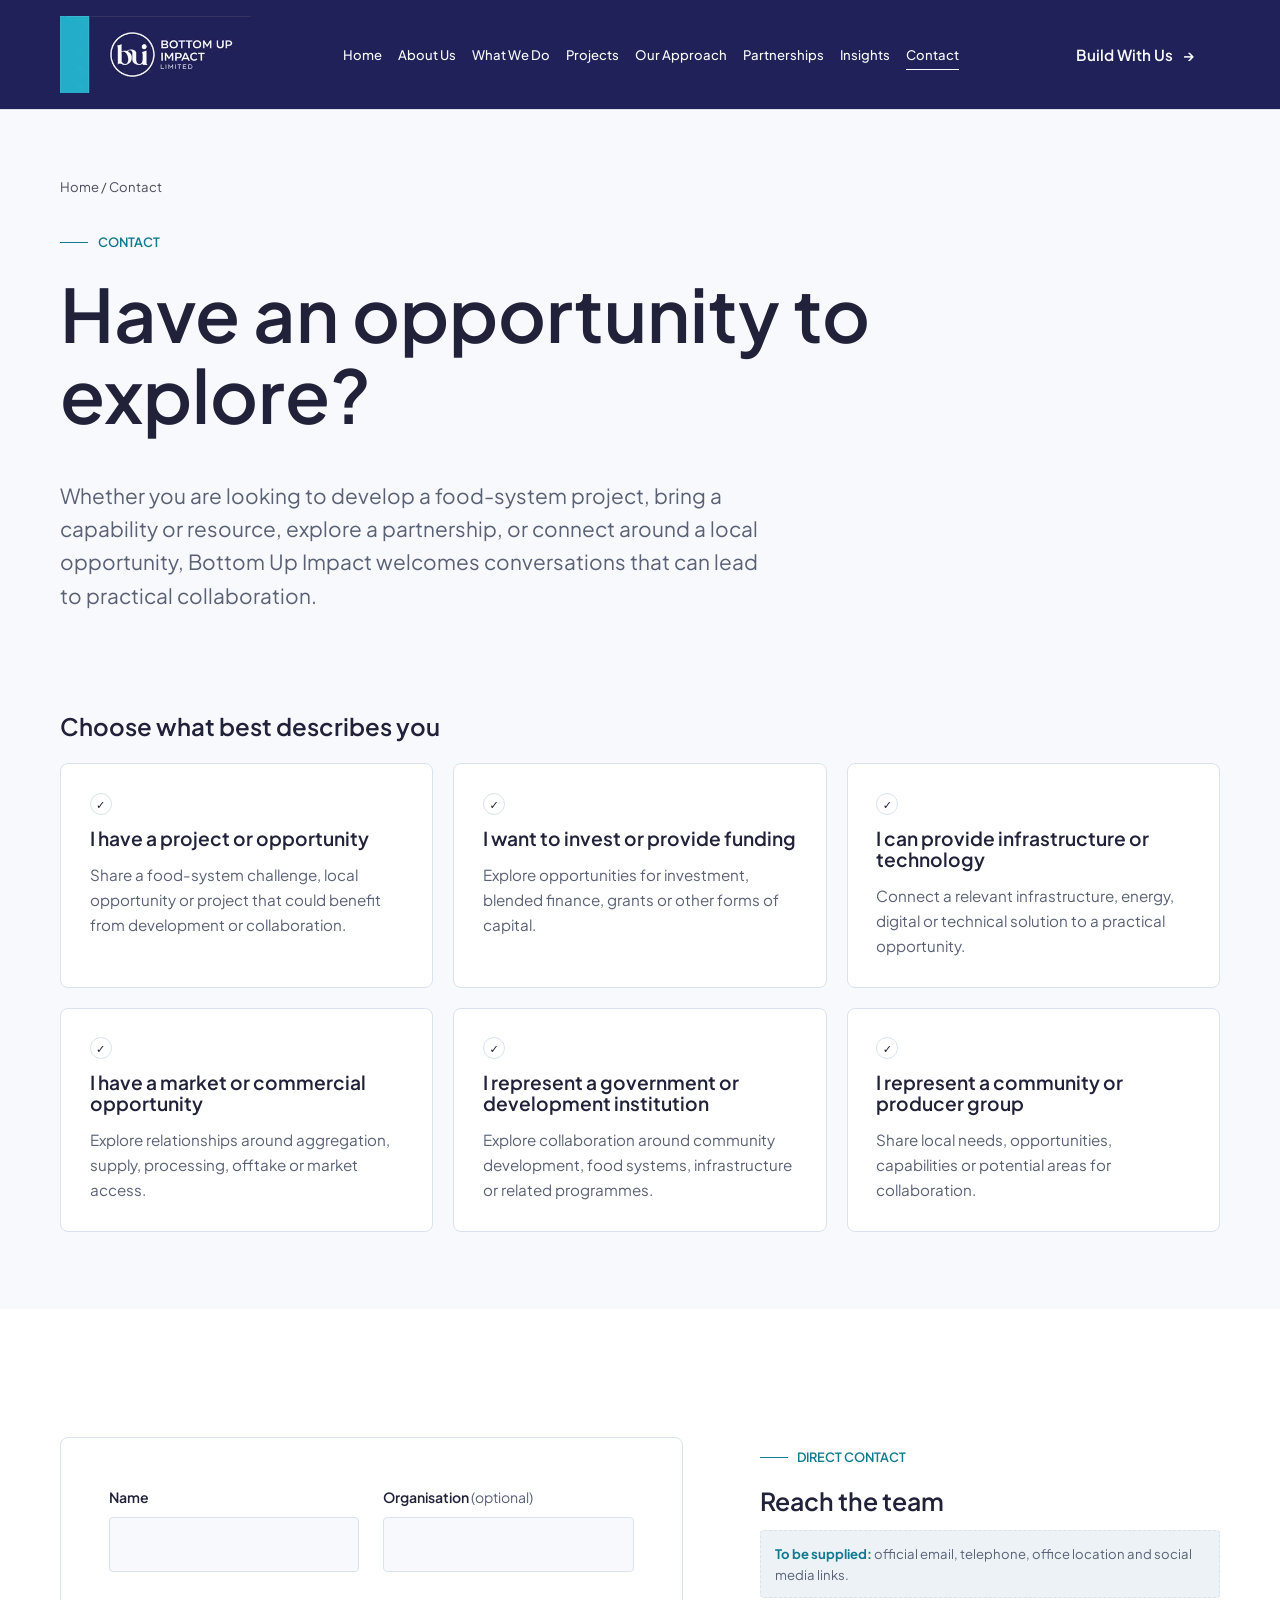
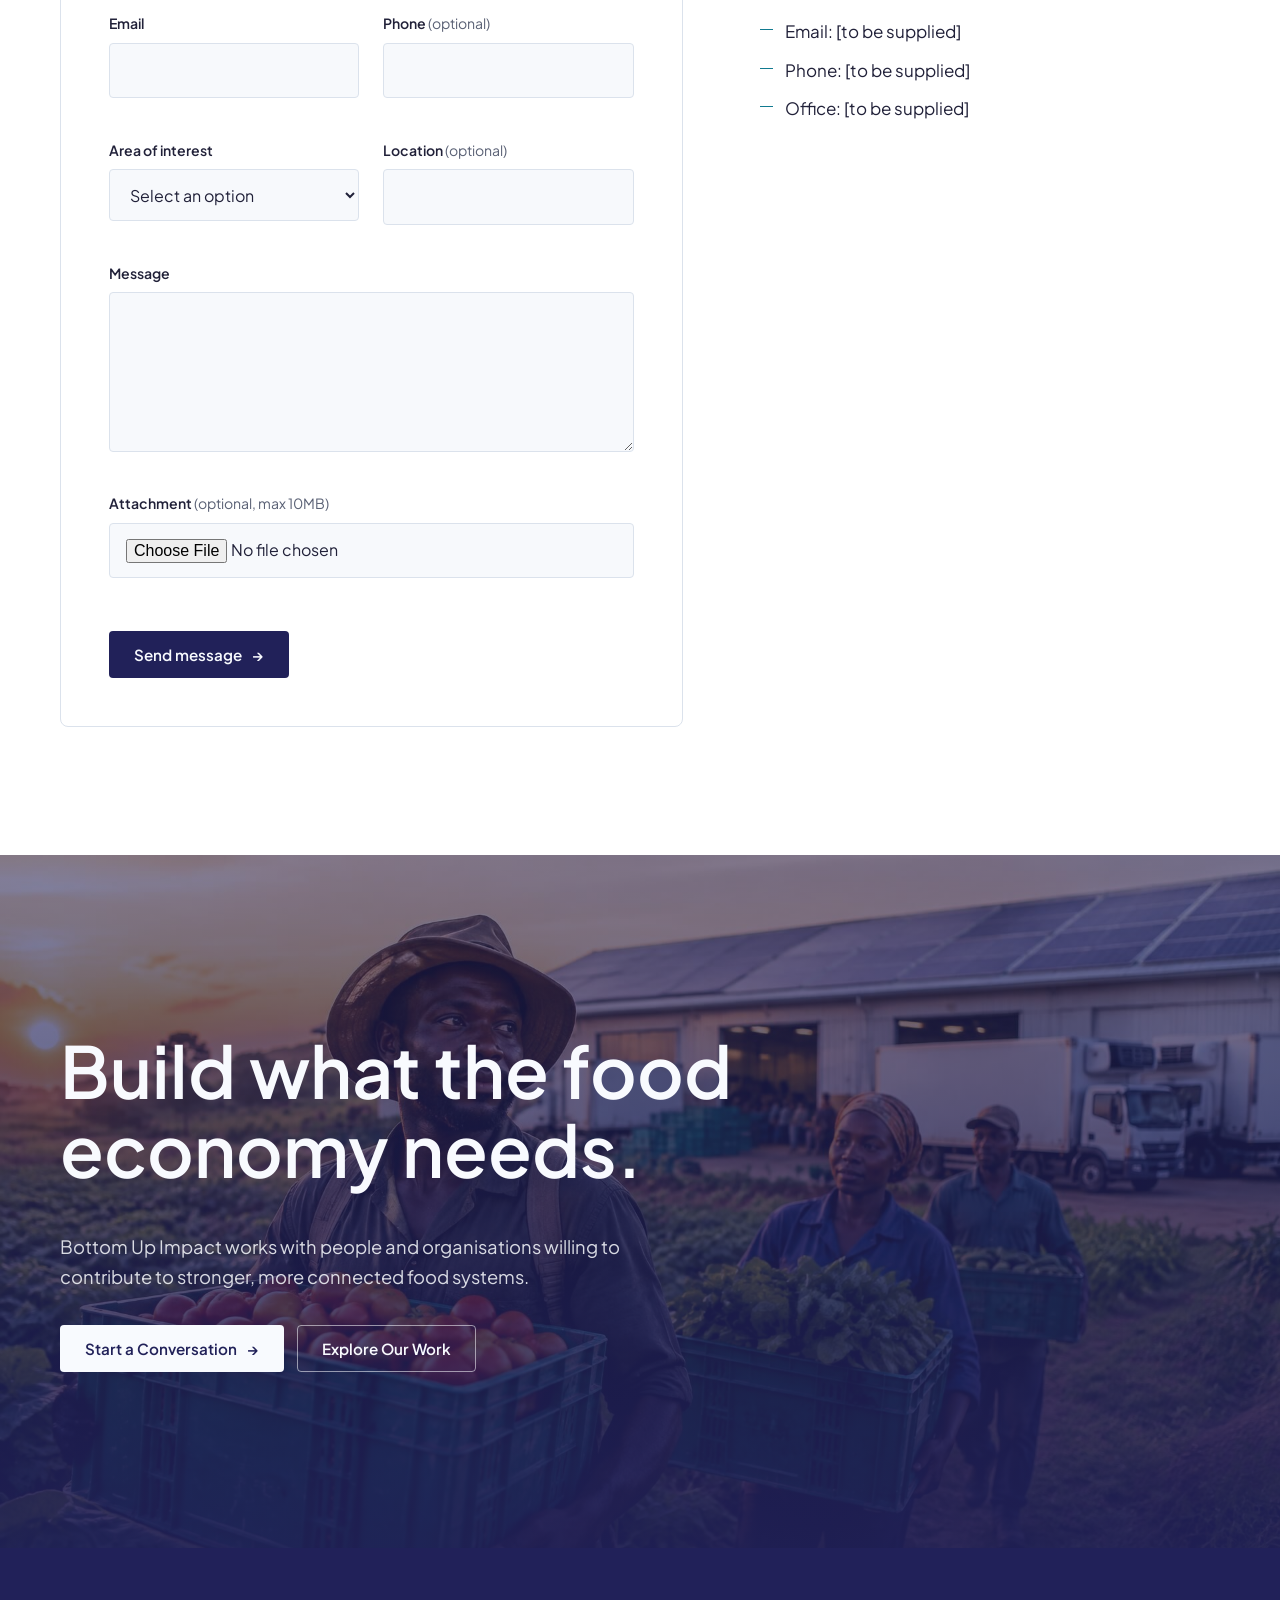
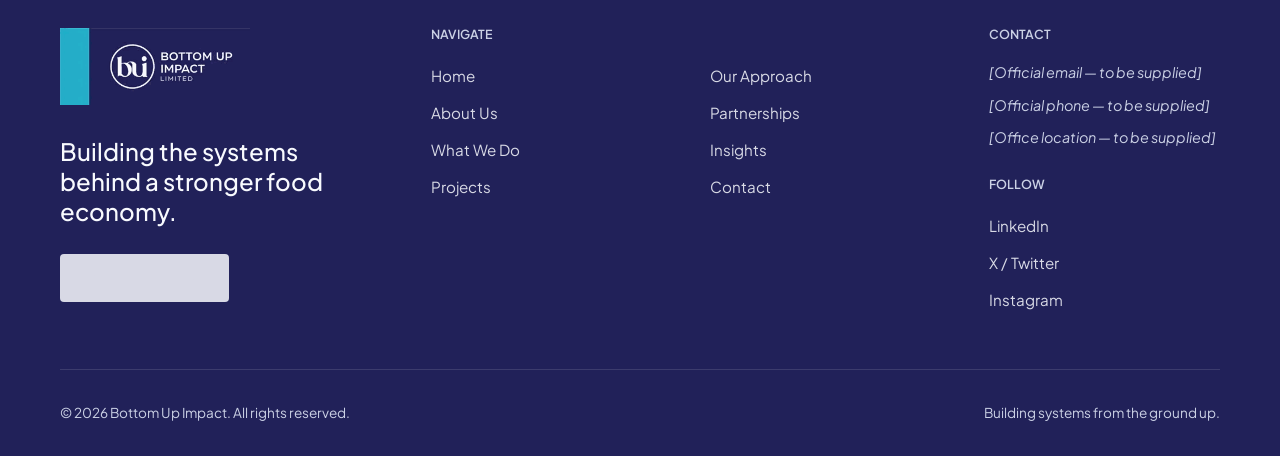
<file: contact.html>
<!DOCTYPE html>
<html lang="en">
<head>
<meta charset="utf-8">
<meta name="viewport" content="width=device-width, initial-scale=1">
<title>Contact — Bottom Up Impact</title>
<meta name="description" content="Have a food-system opportunity to explore? Start a conversation with Bottom Up Impact.">
<meta property="og:title" content="Contact — Bottom Up Impact">
<meta property="og:description" content="Projects, investment, infrastructure, markets, institutions and communities — start a conversation.">
<meta property="og:type" content="website">
<meta name="twitter:card" content="summary_large_image">
<link rel="preconnect" href="https://fonts.googleapis.com"><link rel="preconnect" href="https://fonts.gstatic.com" crossorigin>
<link href="https://fonts.googleapis.com/css2?family=Plus+Jakarta+Sans:wght@300;400;500;600;700&display=swap" rel="stylesheet">
<link rel="stylesheet" href="css/style.css">
<link rel="icon" type="image/png" href="assets/branding/favicon.png">
</head>
<body data-header="solid">
<a class="skip-link" href="#main">Skip to content</a>
<div id="site-header"></div>
<main id="main">

<section class="page-hero">
  <div class="container">
    <p class="breadcrumb"><a href="index.html">Home</a> / Contact</p>
    <span class="eyebrow">Contact</span>
    <h1>Have an opportunity to explore?</h1>
    <p class="lead">Whether you are looking to develop a food-system project, bring a capability or resource, explore a partnership, or connect around a local opportunity, Bottom Up Impact welcomes conversations that can lead to practical collaboration.</p>
  </div>
</section>

<section class="section section--tight" style="padding-top:0">
  <div class="container">
    <h2 style="font-size:1.5rem">Choose what best describes you</h2>
    <div class="pathways" style="margin-top:1.5rem">
      <button type="button" class="pathway" aria-pressed="false" data-interest="Project / Opportunity"><span class="check">✓</span><h3>I have a project or opportunity</h3><p>Share a food-system challenge, local opportunity or project that could benefit from development or collaboration.</p></button>
      <button type="button" class="pathway" aria-pressed="false" data-interest="Investment / Funding"><span class="check">✓</span><h3>I want to invest or provide funding</h3><p>Explore opportunities for investment, blended finance, grants or other forms of capital.</p></button>
      <button type="button" class="pathway" aria-pressed="false" data-interest="Infrastructure / Technology"><span class="check">✓</span><h3>I can provide infrastructure or technology</h3><p>Connect a relevant infrastructure, energy, digital or technical solution to a practical opportunity.</p></button>
      <button type="button" class="pathway" aria-pressed="false" data-interest="Market Access"><span class="check">✓</span><h3>I have a market or commercial opportunity</h3><p>Explore relationships around aggregation, supply, processing, offtake or market access.</p></button>
      <button type="button" class="pathway" aria-pressed="false" data-interest="Government / Development Collaboration"><span class="check">✓</span><h3>I represent a government or development institution</h3><p>Explore collaboration around community development, food systems, infrastructure or related programmes.</p></button>
      <button type="button" class="pathway" aria-pressed="false" data-interest="Community Engagement"><span class="check">✓</span><h3>I represent a community or producer group</h3><p>Share local needs, opportunities, capabilities or potential areas for collaboration.</p></button>
    </div>
  </div>
</section>

<section class="section section--surface">
  <div class="container split split--wide" style="align-items:start">
    <div class="form-wrap">
      <form id="contact-form" novalidate>
        <div class="form-grid">
          <div class="field"><label for="name">Name</label><input id="name" name="name" autocomplete="name" maxlength="100" required><span class="error" aria-live="polite"></span></div>
          <div class="field"><label for="org">Organisation <span class="opt">(optional)</span></label><input id="org" name="organisation" autocomplete="organization" maxlength="150"></div>
          <div class="field"><label for="email">Email</label><input id="email" name="email" type="email" autocomplete="email" maxlength="255" required><span class="error" aria-live="polite"></span></div>
          <div class="field"><label for="phone">Phone <span class="opt">(optional)</span></label><input id="phone" name="phone" type="tel" autocomplete="tel" maxlength="30"><span class="error" aria-live="polite"></span></div>
          <div class="field"><label for="interest">Area of interest</label>
            <select id="interest" name="interest" required>
              <option value="">Select an option</option>
              <option>Project / Opportunity</option><option>Partnership</option><option>Investment / Funding</option><option>Infrastructure / Technology</option>
              <option>Market Access</option><option>Government / Development Collaboration</option><option>Community Engagement</option><option>Other</option>
            </select><span class="error" aria-live="polite"></span></div>
          <div class="field"><label for="location">Location <span class="opt">(optional)</span></label><input id="location" name="location" maxlength="120"></div>
          <div class="field field--full"><label for="message">Message</label><textarea id="message" name="message" maxlength="3000" required></textarea><span class="error" aria-live="polite"></span></div>
          <div class="field field--full"><label for="attachment">Attachment <span class="opt">(optional, max 10MB)</span></label><input id="attachment" name="attachment" type="file" accept=".pdf,.doc,.docx,.ppt,.pptx,.xls,.xlsx,.jpg,.png"><span class="error" aria-live="polite"></span></div>
          <div class="hp" aria-hidden="true"><label for="website">Website</label><input id="website" name="website" tabindex="-1" autocomplete="off"></div>
        </div>
        <div class="btn-row"><button type="submit" class="btn btn--primary"><span class="spinner" aria-hidden="true"></span><span class="label">Send message</span> <span class="arrow">→</span></button></div>
        <div class="form-status" role="status" tabindex="-1"></div>
      </form>
    </div>
    <aside>
      <span class="eyebrow">Direct contact</span>
      <h3>Reach the team</h3>
      <!-- PLACEHOLDER: insert verified official contact details -->
      <p class="placeholder-note"><strong>To be supplied:</strong> official email, telephone, office location and social media links.</p>
      <ul class="list-check"><li>Email: [to be supplied]</li><li>Phone: [to be supplied]</li><li>Office: [to be supplied]</li></ul>
    </aside>
  </div>
</section>

<section class="statement">
  <div class="hero-media"><img src="assets/images/hero.jpg" alt="" loading="lazy" width="1920" height="1088"></div>
  <div class="container">
    <h2>Build what the food economy needs.</h2>
    <p>Bottom Up Impact works with people and organisations willing to contribute to stronger, more connected food systems.</p>
    <div class="btn-row"><a class="btn btn--light" href="#contact-form">Start a Conversation <span class="arrow">→</span></a><a class="btn btn--ghost-light" href="what-we-do.html">Explore Our Work</a></div>
  </div>
</section>

</main>
<div id="site-footer"></div>
<script src="js/main.js"></script>
</body>
</html>
</file>
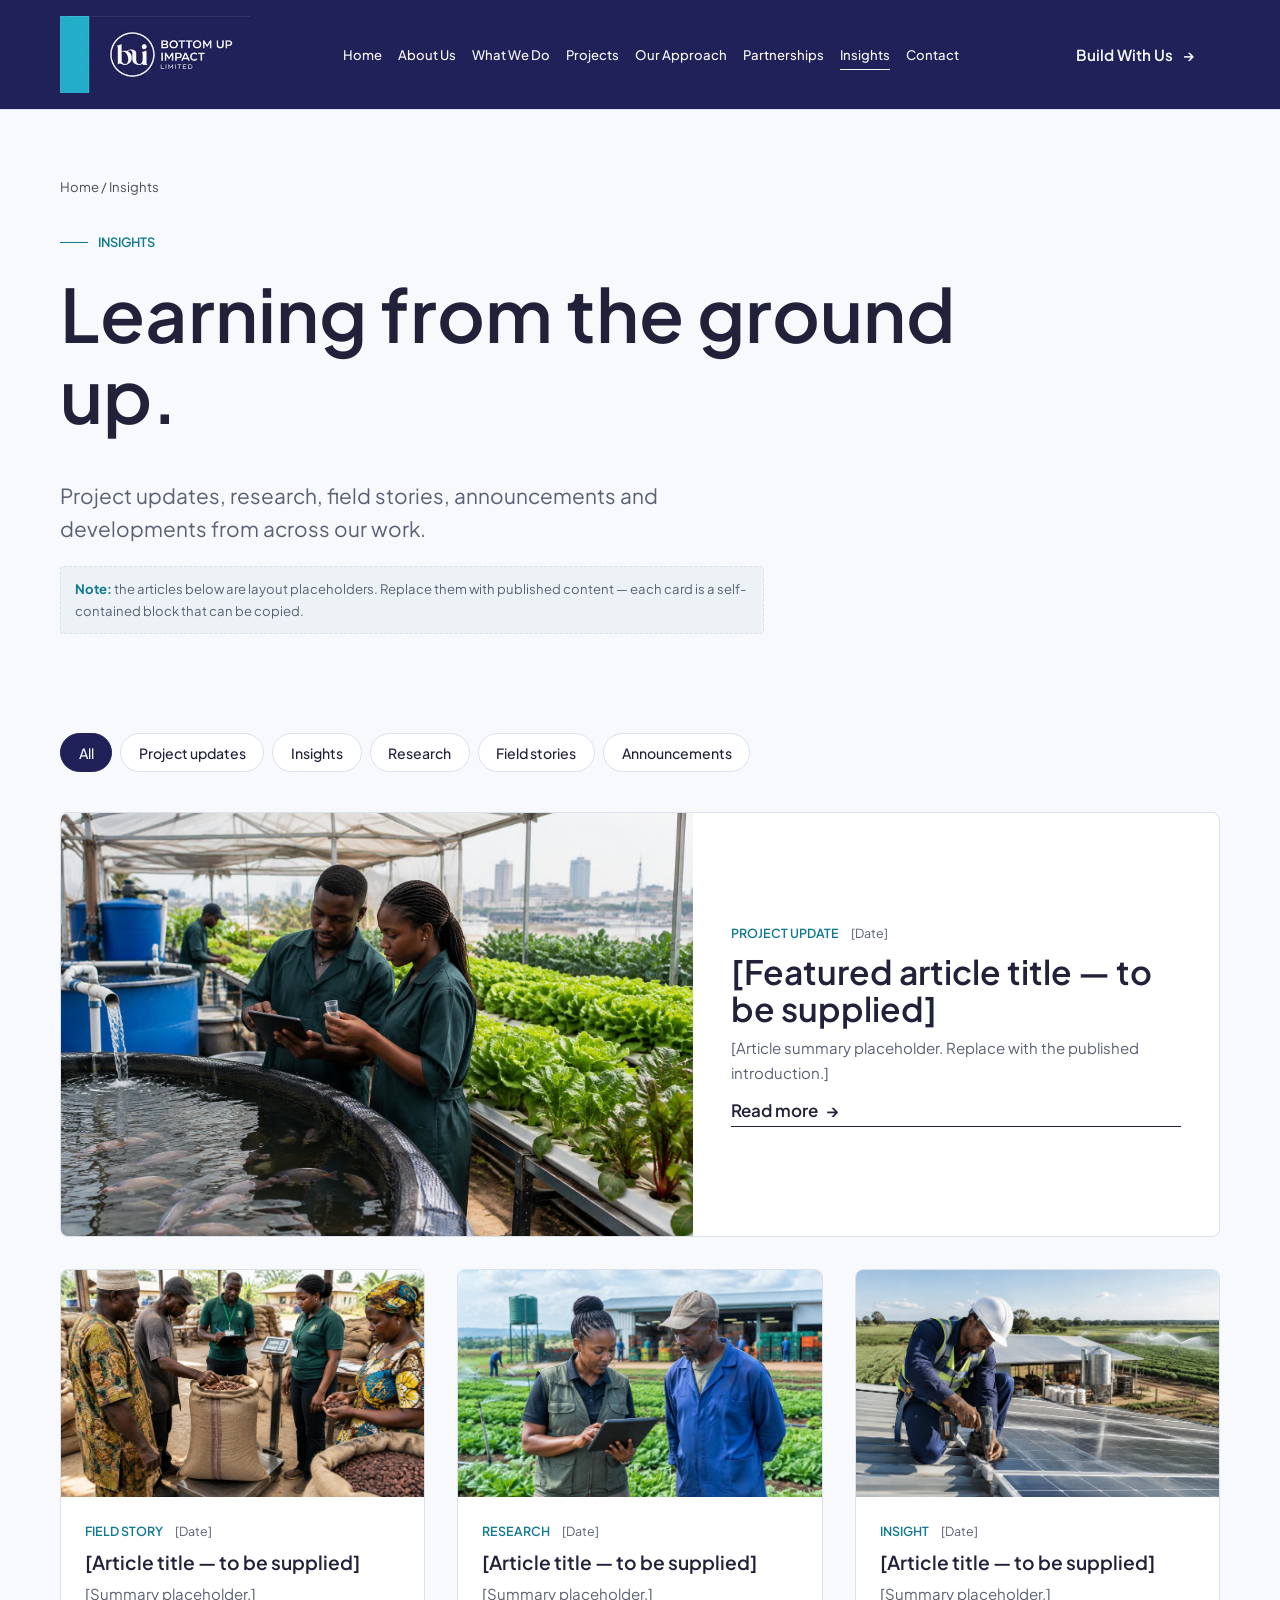
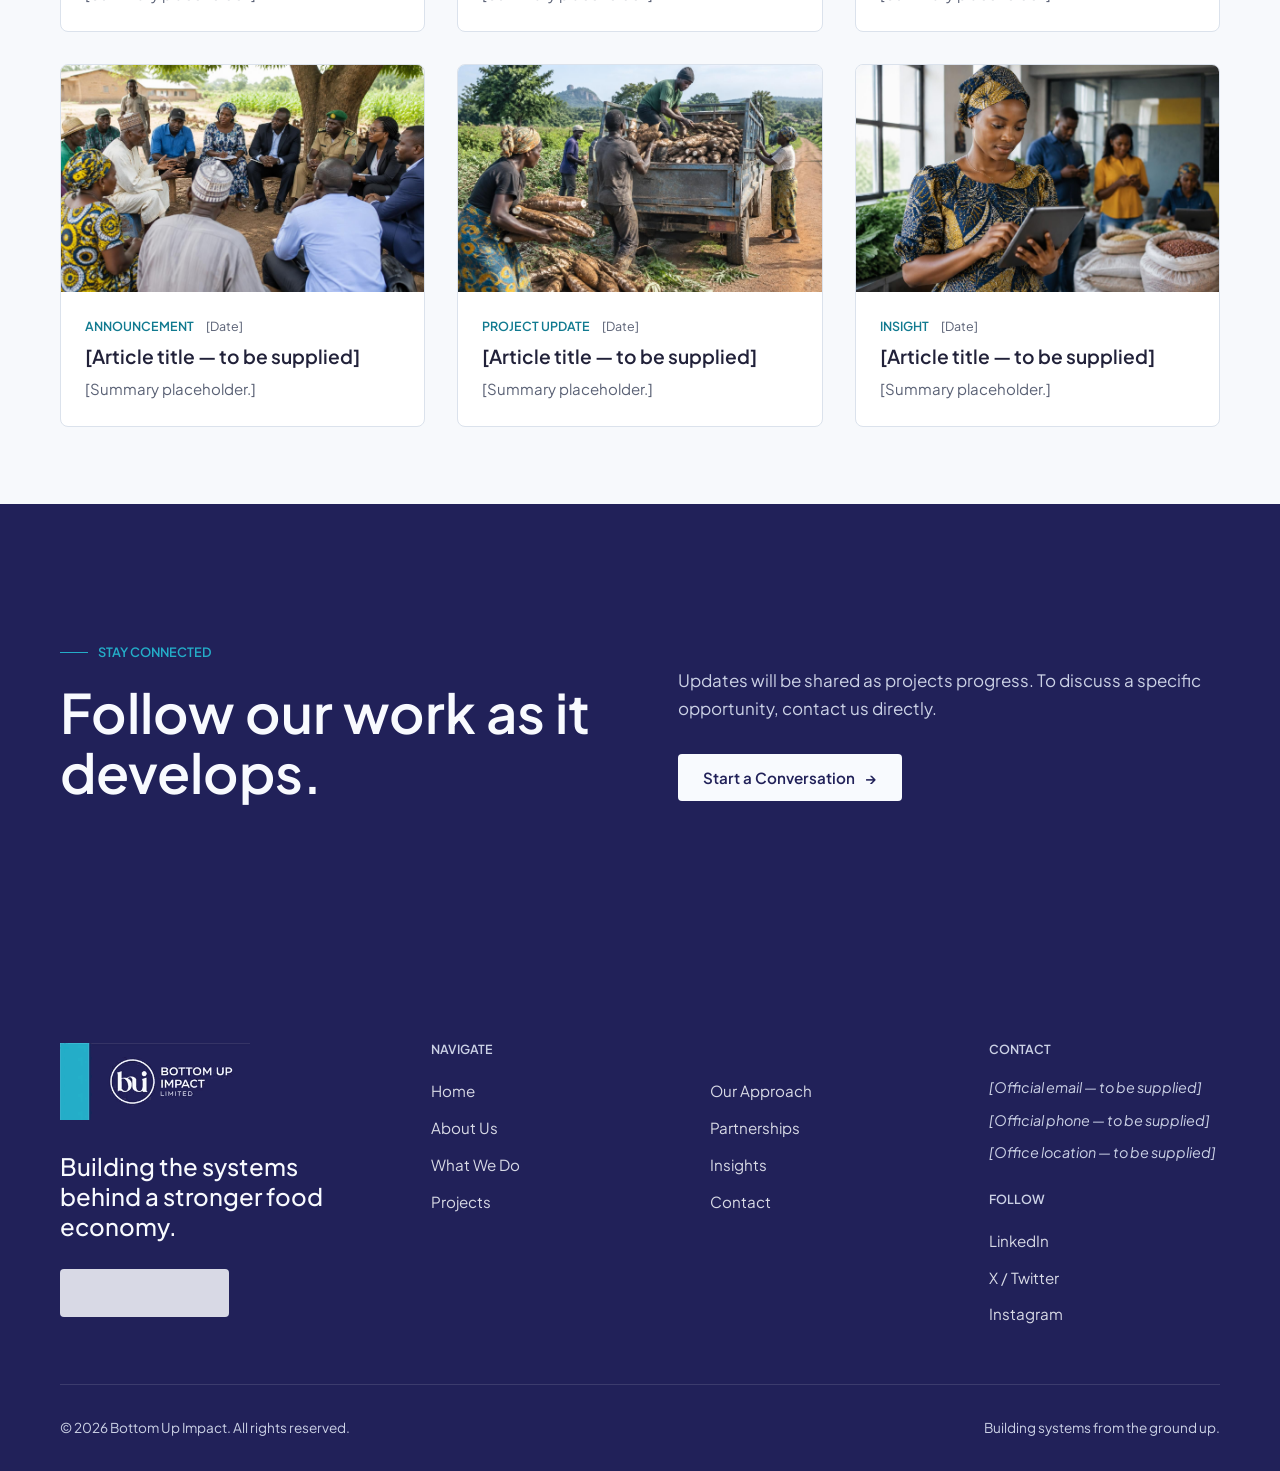
<file: insights.html>
<!DOCTYPE html>
<html lang="en">
<head>
<meta charset="utf-8">
<meta name="viewport" content="width=device-width, initial-scale=1">
<title>Insights — Bottom Up Impact</title>
<meta name="description" content="Project updates, research, field stories and announcements from Bottom Up Impact.">
<meta property="og:title" content="Insights — Bottom Up Impact">
<meta property="og:description" content="Updates, research and field stories on building stronger food systems.">
<meta property="og:type" content="website">
<meta name="twitter:card" content="summary_large_image">
<link rel="preconnect" href="https://fonts.googleapis.com"><link rel="preconnect" href="https://fonts.gstatic.com" crossorigin>
<link href="https://fonts.googleapis.com/css2?family=Plus+Jakarta+Sans:wght@300;400;500;600;700&display=swap" rel="stylesheet">
<link rel="stylesheet" href="css/style.css">
<link rel="icon" type="image/png" href="assets/branding/favicon.png">
</head>
<body data-header="solid">
<a class="skip-link" href="#main">Skip to content</a>
<div id="site-header"></div>
<main id="main">

<section class="page-hero">
  <div class="container">
    <p class="breadcrumb"><a href="index.html">Home</a> / Insights</p>
    <span class="eyebrow">Insights</span>
    <h1>Learning from the ground up.</h1>
    <p class="lead">Project updates, research, field stories, announcements and developments from across our work.</p>
    <p class="placeholder-note" style="max-width:44rem"><strong>Note:</strong> the articles below are layout placeholders. Replace them with published content — each card is a self-contained block that can be copied.</p>
  </div>
</section>

<section class="section section--tight" style="padding-top:0">
  <div class="container">
    <div class="filters" role="group" aria-label="Filter insights">
      <button class="filter-btn" data-filter="all" aria-pressed="true">All</button>
      <button class="filter-btn" data-filter="update" aria-pressed="false">Project updates</button>
      <button class="filter-btn" data-filter="insight" aria-pressed="false">Insights</button>
      <button class="filter-btn" data-filter="research" aria-pressed="false">Research</button>
      <button class="filter-btn" data-filter="story" aria-pressed="false">Field stories</button>
      <button class="filter-btn" data-filter="news" aria-pressed="false">Announcements</button>
    </div>

    <article class="insight-card insight-featured" data-category="update" style="margin-bottom:2rem">
      <div class="media-frame"><img src="assets/images/alfsi.jpg" alt="Aquaponics greenhouse" loading="lazy" width="1600" height="1072"></div>
      <div class="body"><div class="meta"><span class="type">Project update</span><span>[Date]</span></div><h3>[Featured article title — to be supplied]</h3><p>[Article summary placeholder. Replace with the published introduction.]</p><a class="text-link" href="#">Read more <span>→</span></a></div>
    </article>

    <div class="grid grid-3">
      <article class="insight-card" data-category="story"><div class="media-frame"><img src="assets/images/cocoa.jpg" alt="Cocoa aggregation" loading="lazy" width="1600" height="1072"></div><div class="body"><div class="meta"><span class="type">Field story</span><span>[Date]</span></div><h3>[Article title — to be supplied]</h3><p>[Summary placeholder.]</p></div></article>
      <article class="insight-card" data-category="research"><div class="media-frame"><img src="assets/images/data.jpg" alt="Field data collection" loading="lazy" width="1600" height="1072"></div><div class="body"><div class="meta"><span class="type">Research</span><span>[Date]</span></div><h3>[Article title — to be supplied]</h3><p>[Summary placeholder.]</p></div></article>
      <article class="insight-card" data-category="insight"><div class="media-frame"><img src="assets/images/energy.jpg" alt="Solar installation" loading="lazy" width="1600" height="1072"></div><div class="body"><div class="meta"><span class="type">Insight</span><span>[Date]</span></div><h3>[Article title — to be supplied]</h3><p>[Summary placeholder.]</p></div></article>
      <article class="insight-card" data-category="news"><div class="media-frame"><img src="assets/images/partnership.jpg" alt="Stakeholder meeting" loading="lazy" width="1600" height="1072"></div><div class="body"><div class="meta"><span class="type">Announcement</span><span>[Date]</span></div><h3>[Article title — to be supplied]</h3><p>[Summary placeholder.]</p></div></article>
      <article class="insight-card" data-category="update"><div class="media-frame"><img src="assets/images/cassava.jpg" alt="Cassava harvest logistics" loading="lazy" width="1600" height="1072"></div><div class="body"><div class="meta"><span class="type">Project update</span><span>[Date]</span></div><h3>[Article title — to be supplied]</h3><p>[Summary placeholder.]</p></div></article>
      <article class="insight-card" data-category="insight"><div class="media-frame"><img src="assets/images/digital.jpg" alt="Digital hub" loading="lazy" width="1600" height="1072"></div><div class="body"><div class="meta"><span class="type">Insight</span><span>[Date]</span></div><h3>[Article title — to be supplied]</h3><p>[Summary placeholder.]</p></div></article>
    </div>
    <p class="empty-state">No articles in this category yet.</p>
  </div>
</section>

<section class="section section--dark">
  <div class="container split">
    <div><span class="eyebrow">Stay connected</span><h2>Follow our work as it develops.</h2></div>
    <div><p>Updates will be shared as projects progress. To discuss a specific opportunity, contact us directly.</p>
      <div class="btn-row"><a class="btn btn--light" href="contact.html">Start a Conversation <span class="arrow">→</span></a></div></div>
  </div>
</section>

</main>
<div id="site-footer"></div>
<script src="js/main.js"></script>
</body>
</html>
</file>
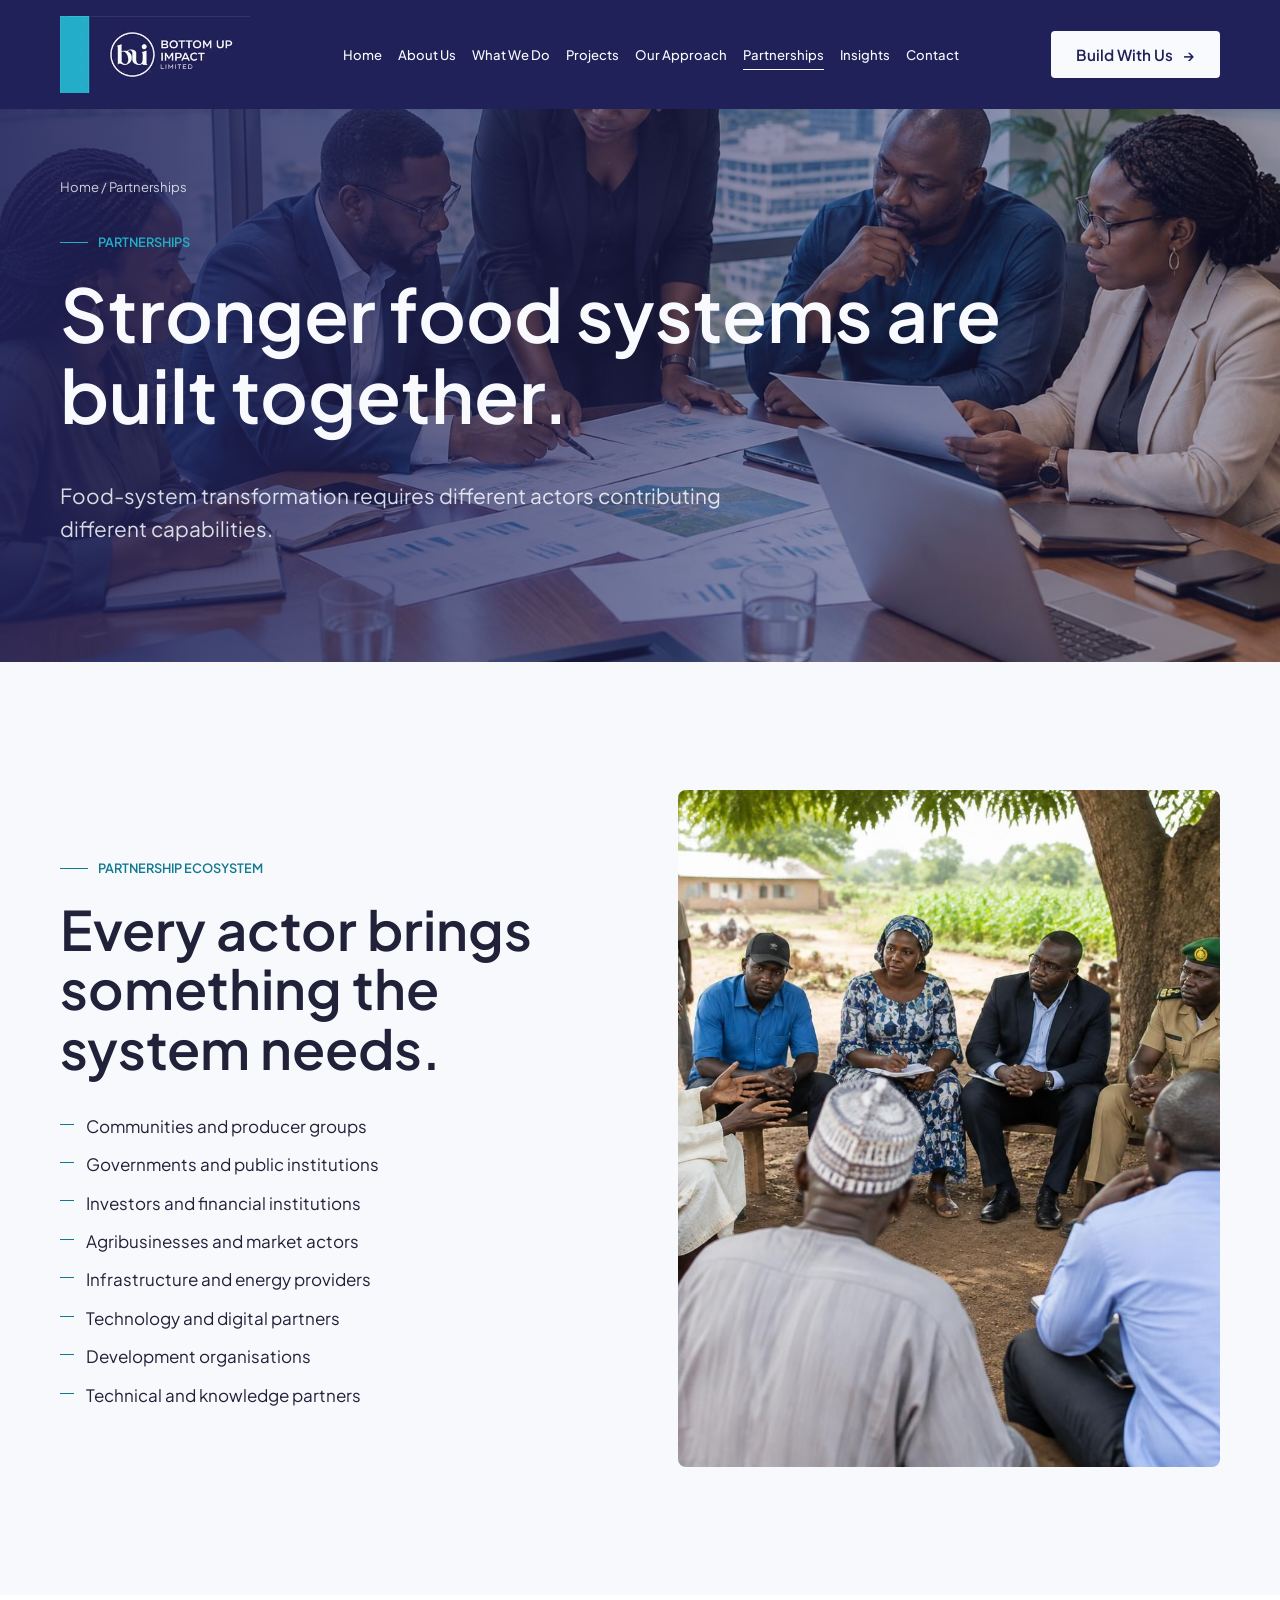
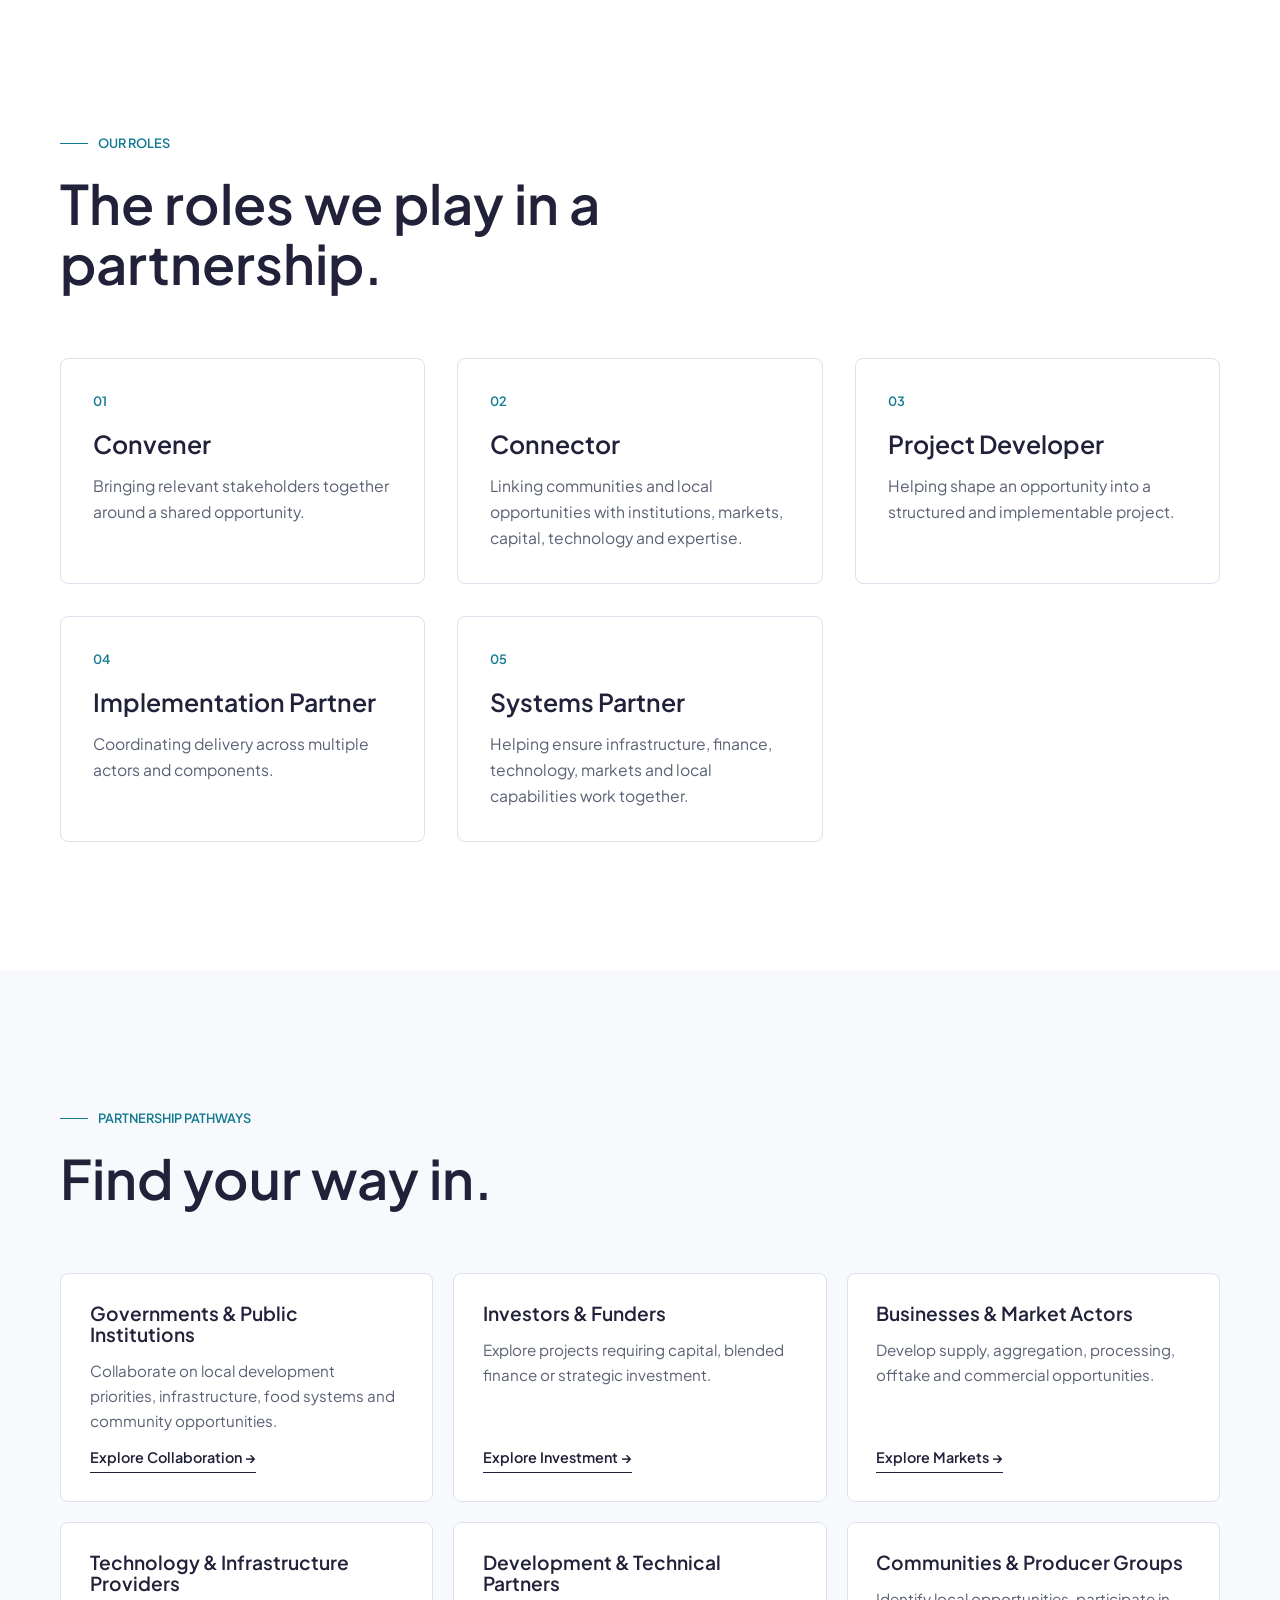
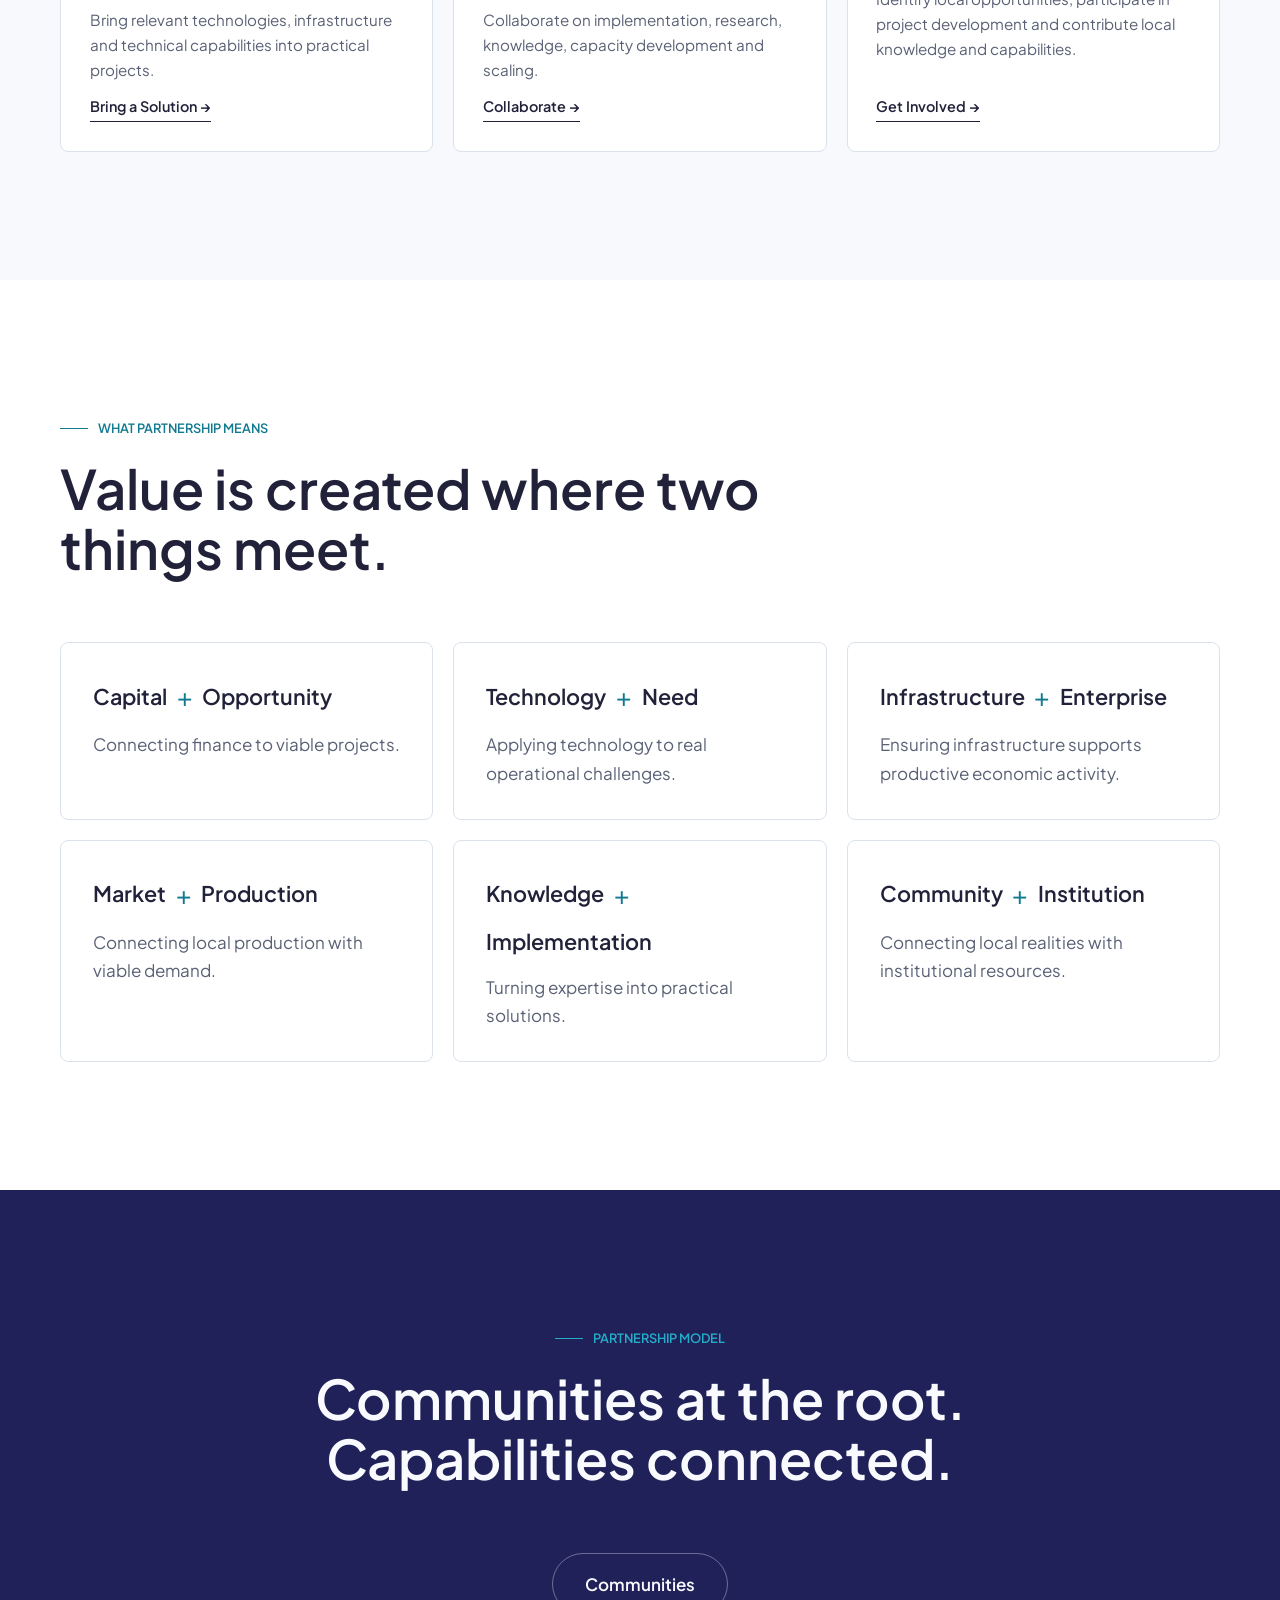
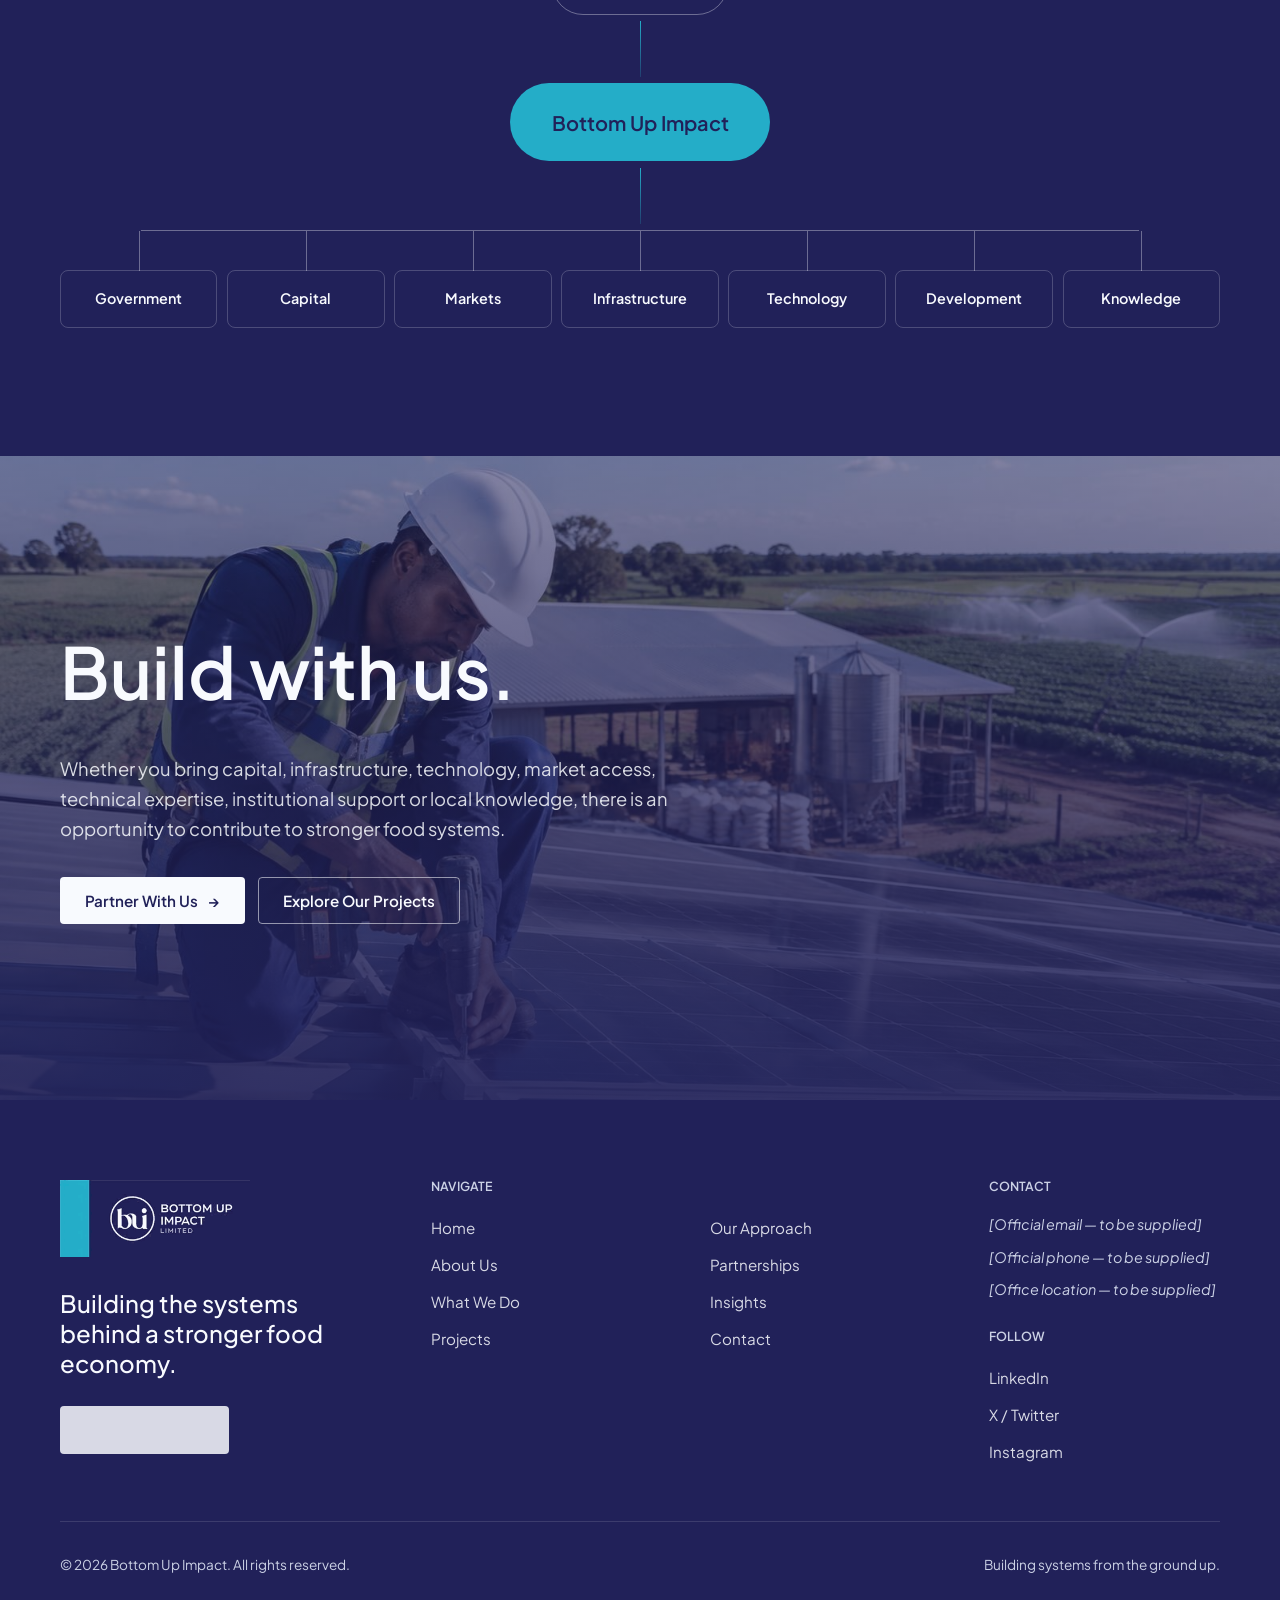
<file: partnerships.html>
<!DOCTYPE html>
<html lang="en">
<head>
<meta charset="utf-8">
<meta name="viewport" content="width=device-width, initial-scale=1">
<title>Partnerships — Bottom Up Impact</title>
<meta name="description" content="Stronger food systems are built together. Partner with Bottom Up Impact as a government, investor, business, technology provider, development partner or community.">
<meta property="og:title" content="Partnerships — Bottom Up Impact">
<meta property="og:description" content="Different actors, different capabilities, one food system. Build with us.">
<meta property="og:type" content="website">
<meta name="twitter:card" content="summary_large_image">
<link rel="preconnect" href="https://fonts.googleapis.com"><link rel="preconnect" href="https://fonts.gstatic.com" crossorigin>
<link href="https://fonts.googleapis.com/css2?family=Plus+Jakarta+Sans:wght@300;400;500;600;700&display=swap" rel="stylesheet">
<link rel="stylesheet" href="css/style.css">
<link rel="icon" type="image/png" href="assets/branding/favicon.png">
</head>
<body>
<a class="skip-link" href="#main">Skip to content</a>
<div id="site-header"></div>
<main id="main">

<section class="page-hero page-hero--image">
  <div class="hero-media"><img src="assets/images/finance.jpg" alt="Partners reviewing project plans around a table" width="1600" height="1072"></div>
  <div class="container">
    <p class="breadcrumb"><a href="index.html">Home</a> / Partnerships</p>
    <span class="eyebrow">Partnerships</span>
    <h1>Stronger food systems are built together.</h1>
    <p class="lead">Food-system transformation requires different actors contributing different capabilities.</p>
  </div>
</section>

<section class="section">
  <div class="container split">
    <div class="reveal"><span class="eyebrow">Partnership ecosystem</span><h2>Every actor brings something the system needs.</h2>
      <ul class="list-check"><li>Communities and producer groups</li><li>Governments and public institutions</li><li>Investors and financial institutions</li><li>Agribusinesses and market actors</li><li>Infrastructure and energy providers</li><li>Technology and digital partners</li><li>Development organisations</li><li>Technical and knowledge partners</li></ul></div>
    <div class="media-frame media-frame--tall reveal reveal-delay-1"><img src="assets/images/partnership.jpg" alt="Stakeholders meeting in a rural community" loading="lazy" width="1600" height="1072"></div>
  </div>
</section>

<section class="section section--surface">
  <div class="container">
    <div class="section-head reveal"><span class="eyebrow">Our roles</span><h2>The roles we play in a partnership.</h2></div>
    <div class="grid grid-3">
      <div class="card reveal"><span class="num">01</span><h3>Convener</h3><p>Bringing relevant stakeholders together around a shared opportunity.</p></div>
      <div class="card reveal reveal-delay-1"><span class="num">02</span><h3>Connector</h3><p>Linking communities and local opportunities with institutions, markets, capital, technology and expertise.</p></div>
      <div class="card reveal reveal-delay-2"><span class="num">03</span><h3>Project Developer</h3><p>Helping shape an opportunity into a structured and implementable project.</p></div>
      <div class="card reveal"><span class="num">04</span><h3>Implementation Partner</h3><p>Coordinating delivery across multiple actors and components.</p></div>
      <div class="card reveal reveal-delay-1"><span class="num">05</span><h3>Systems Partner</h3><p>Helping ensure infrastructure, finance, technology, markets and local capabilities work together.</p></div>
    </div>
  </div>
</section>

<section class="section">
  <div class="container">
    <div class="section-head reveal"><span class="eyebrow">Partnership pathways</span><h2>Find your way in.</h2></div>
    <div class="pathways">
      <a class="pathway" href="contact.html?interest=Government%20%2F%20Development%20Collaboration"><h3>Governments &amp; Public Institutions</h3><p>Collaborate on local development priorities, infrastructure, food systems and community opportunities.</p><span class="text-link">Explore Collaboration →</span></a>
      <a class="pathway" href="contact.html?interest=Investment%20%2F%20Funding"><h3>Investors &amp; Funders</h3><p>Explore projects requiring capital, blended finance or strategic investment.</p><span class="text-link">Explore Investment →</span></a>
      <a class="pathway" href="contact.html?interest=Market%20Access"><h3>Businesses &amp; Market Actors</h3><p>Develop supply, aggregation, processing, offtake and commercial opportunities.</p><span class="text-link">Explore Markets →</span></a>
      <a class="pathway" href="contact.html?interest=Infrastructure%20%2F%20Technology"><h3>Technology &amp; Infrastructure Providers</h3><p>Bring relevant technologies, infrastructure and technical capabilities into practical projects.</p><span class="text-link">Bring a Solution →</span></a>
      <a class="pathway" href="contact.html?interest=Partnership"><h3>Development &amp; Technical Partners</h3><p>Collaborate on implementation, research, knowledge, capacity development and scaling.</p><span class="text-link">Collaborate →</span></a>
      <a class="pathway" href="contact.html?interest=Community%20Engagement"><h3>Communities &amp; Producer Groups</h3><p>Identify local opportunities, participate in project development and contribute local knowledge and capabilities.</p><span class="text-link">Get Involved →</span></a>
    </div>
  </div>
</section>

<section class="section section--surface">
  <div class="container">
    <div class="section-head reveal"><span class="eyebrow">What partnership means</span><h2>Value is created where two things meet.</h2></div>
    <div class="equations">
      <div class="equation reveal"><div class="eq">Capital <b>+</b> Opportunity</div><p>Connecting finance to viable projects.</p></div>
      <div class="equation reveal reveal-delay-1"><div class="eq">Technology <b>+</b> Need</div><p>Applying technology to real operational challenges.</p></div>
      <div class="equation reveal reveal-delay-2"><div class="eq">Infrastructure <b>+</b> Enterprise</div><p>Ensuring infrastructure supports productive economic activity.</p></div>
      <div class="equation reveal"><div class="eq">Market <b>+</b> Production</div><p>Connecting local production with viable demand.</p></div>
      <div class="equation reveal reveal-delay-1"><div class="eq">Knowledge <b>+</b> Implementation</div><p>Turning expertise into practical solutions.</p></div>
      <div class="equation reveal reveal-delay-2"><div class="eq">Community <b>+</b> Institution</div><p>Connecting local realities with institutional resources.</p></div>
    </div>
  </div>
</section>

<section class="section section--dark">
  <div class="container">
    <div class="section-head" style="text-align:center;margin-left:auto;margin-right:auto"><span class="eyebrow">Partnership model</span><h2>Communities at the root. Capabilities connected.</h2></div>
    <div class="model reveal">
      <div class="model-top">Communities</div>
      <div class="model-v"></div>
      <div class="model-center">Bottom Up Impact</div>
      <div class="model-v"></div>
      <div class="model-bottom"><div>Government</div><div>Capital</div><div>Markets</div><div>Infrastructure</div><div>Technology</div><div>Development</div><div>Knowledge</div></div>
    </div>
  </div>
</section>

<section class="statement">
  <div class="hero-media"><img src="assets/images/energy.jpg" alt="" loading="lazy" width="1600" height="1072"></div>
  <div class="container">
    <h2>Build with us.</h2>
    <p>Whether you bring capital, infrastructure, technology, market access, technical expertise, institutional support or local knowledge, there is an opportunity to contribute to stronger food systems.</p>
    <div class="btn-row"><a class="btn btn--light" href="contact.html?interest=Partnership">Partner With Us <span class="arrow">→</span></a><a class="btn btn--ghost-light" href="projects.html">Explore Our Projects</a></div>
  </div>
</section>

</main>
<div id="site-footer"></div>
<script src="js/main.js"></script>
</body>
</html>
</file>
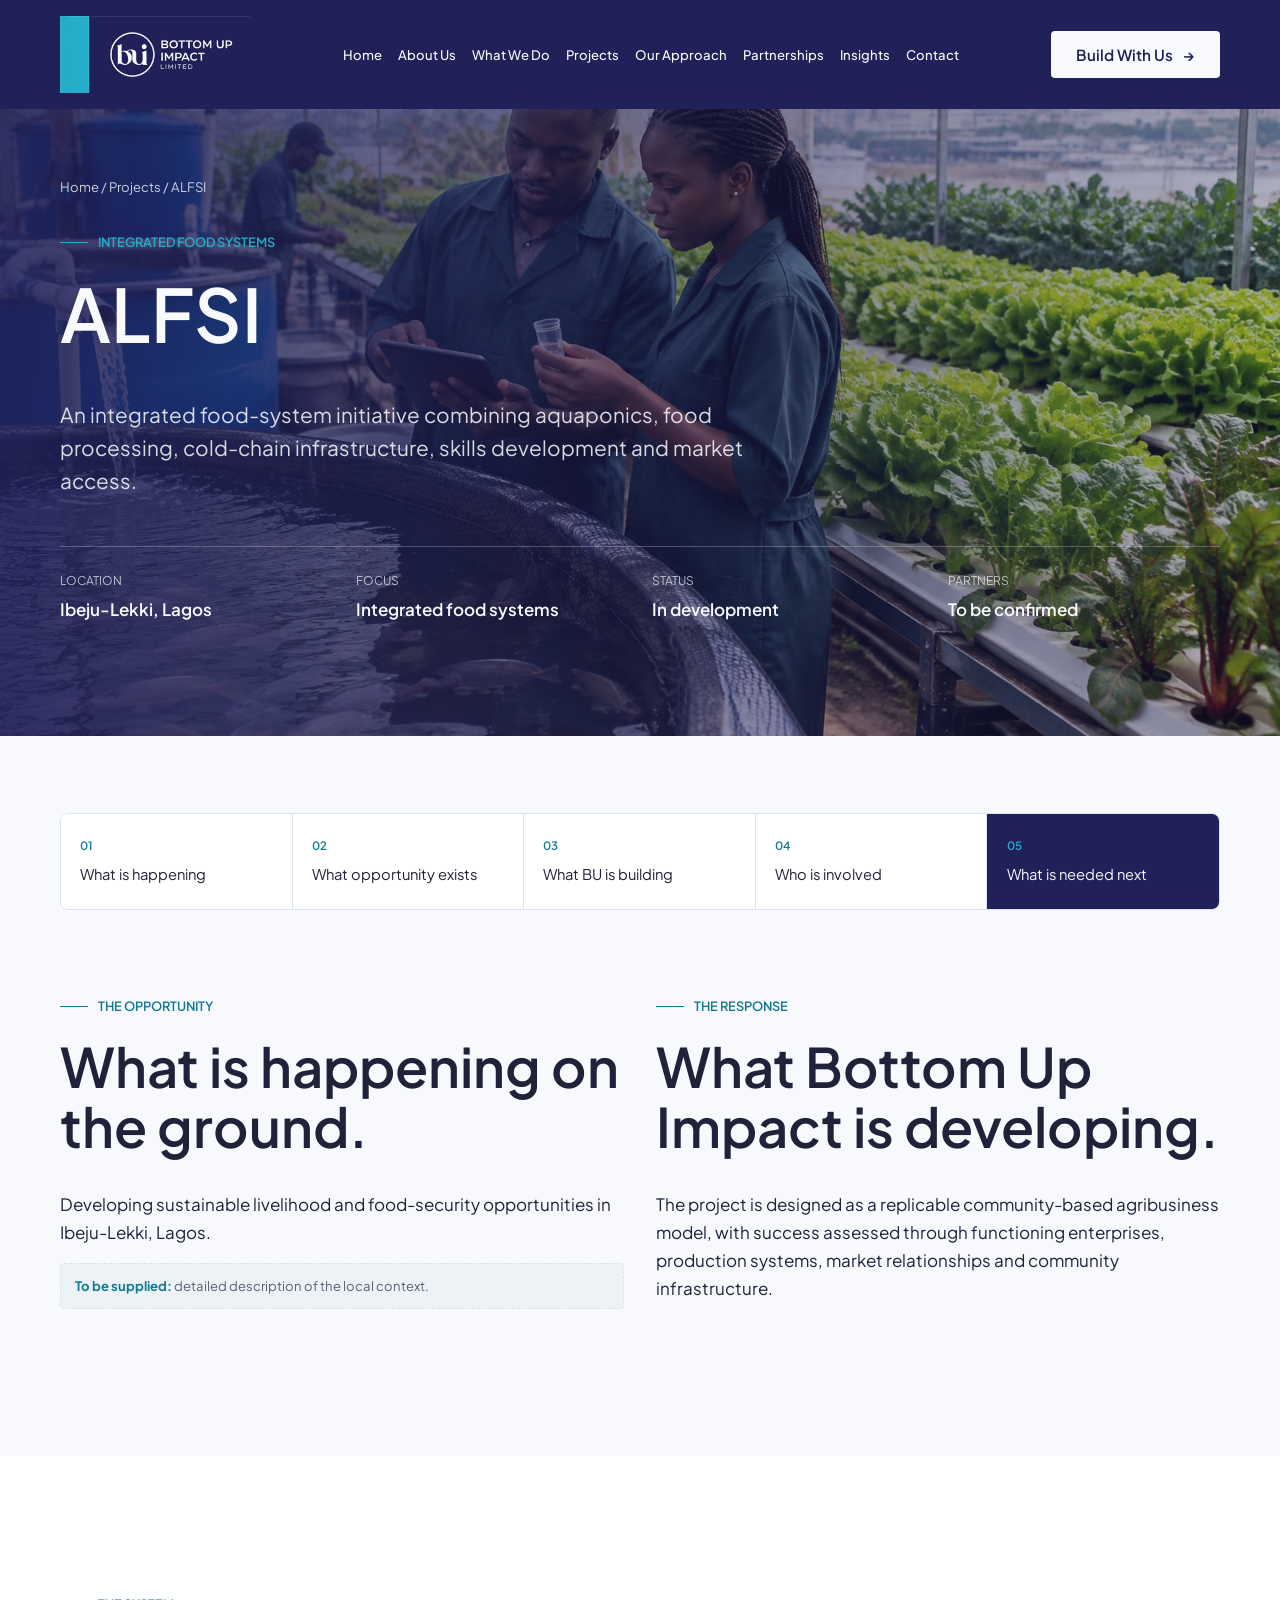
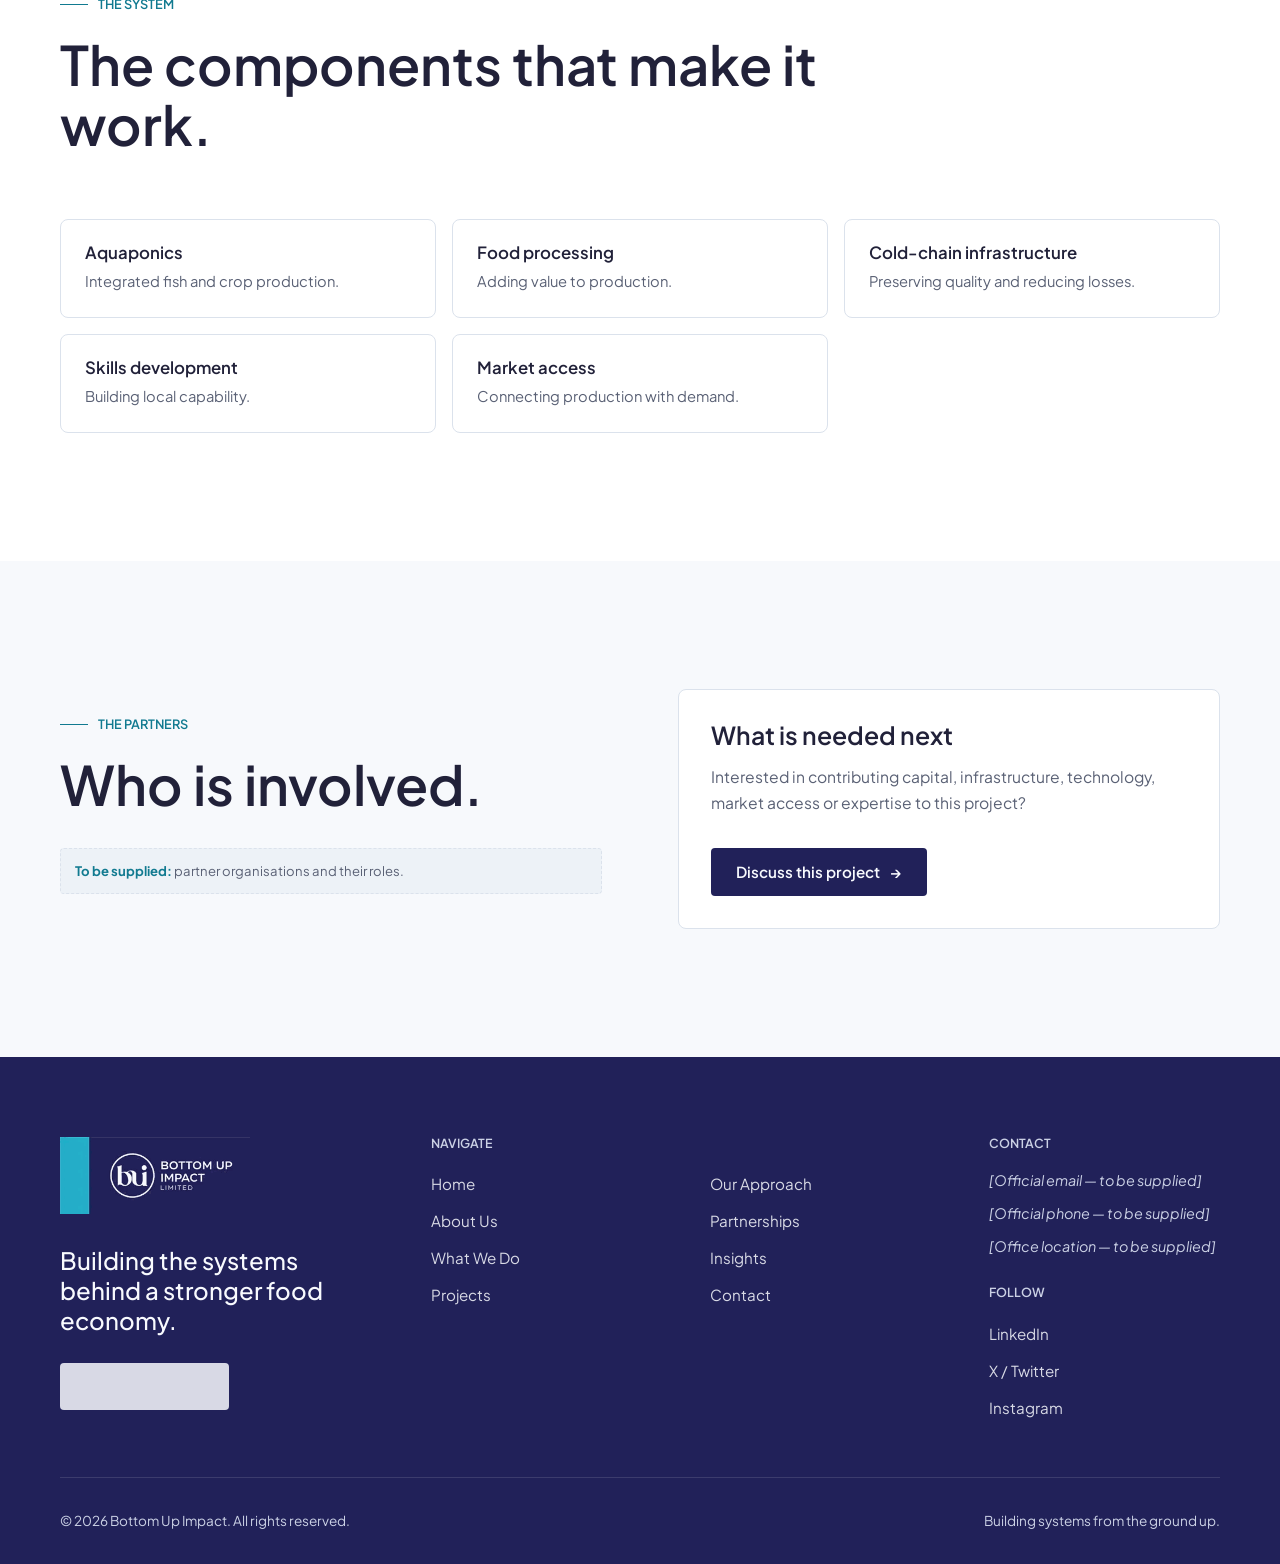
<file: project.html>
<!DOCTYPE html>
<html lang="en">
<head>
<meta charset="utf-8">
<meta name="viewport" content="width=device-width, initial-scale=1">
<title>Project — Bottom Up Impact</title>
<meta name="description" content="A Bottom Up Impact food-system project: the opportunity, the response, the system and the partners.">
<meta property="og:title" content="Project — Bottom Up Impact">
<meta property="og:description" content="The opportunity, the response, the system and the partners behind a Bottom Up Impact project.">
<meta property="og:type" content="article">
<meta name="twitter:card" content="summary_large_image">
<link rel="preconnect" href="https://fonts.googleapis.com"><link rel="preconnect" href="https://fonts.gstatic.com" crossorigin>
<link href="https://fonts.googleapis.com/css2?family=Plus+Jakarta+Sans:wght@300;400;500;600;700&display=swap" rel="stylesheet">
<link rel="stylesheet" href="css/style.css">
<link rel="icon" type="image/png" href="assets/branding/favicon.png">
</head>
<body>
<a class="skip-link" href="#main">Skip to content</a>
<div id="site-header"></div>
<main id="main">

<section class="page-hero page-hero--image">
  <div class="hero-media"><img id="p-img" src="assets/images/alfsi.jpg" alt="" width="1600" height="1072"></div>
  <div class="container">
    <p class="breadcrumb"><a href="index.html">Home</a> / <a href="projects.html">Projects</a> / <span id="p-crumb"></span></p>
    <span class="eyebrow" id="p-focus"></span>
    <h1 id="p-name"></h1>
    <p class="lead" id="p-summary"></p>
    <dl class="facts">
      <div><dt>Location</dt><dd id="p-location"></dd></div>
      <div><dt>Focus</dt><dd id="p-focus2"></dd></div>
      <div><dt>Status</dt><dd id="p-status"></dd></div>
      <div><dt>Partners</dt><dd id="p-partners"></dd></div>
    </dl>
  </div>
</section>

<section class="section section--tight">
  <div class="container">
    <div class="narrative" aria-label="Project narrative">
      <div><small>01</small>What is happening</div><div><small>02</small>What opportunity exists</div><div><small>03</small>What BU is building</div><div><small>04</small>Who is involved</div><div><small>05</small>What is needed next</div>
    </div>
  </div>
</section>

<section class="section" style="padding-top:0">
  <div class="container grid grid-2">
    <div class="reveal"><span class="eyebrow">The Opportunity</span><h2>What is happening on the ground.</h2><div id="p-opportunity"></div></div>
    <div class="reveal reveal-delay-1"><span class="eyebrow">The Response</span><h2>What Bottom Up Impact is developing.</h2><div id="p-response"></div></div>
  </div>
</section>

<section class="section section--surface">
  <div class="container">
    <div class="section-head"><span class="eyebrow">The System</span><h2>The components that make it work.</h2></div>
    <div class="system-grid" id="p-system"></div>
  </div>
</section>

<section class="section">
  <div class="container split">
    <div><span class="eyebrow">The Partners</span><h2>Who is involved.</h2><div id="p-partner-detail"></div></div>
    <div class="card"><h3>What is needed next</h3><p>Interested in contributing capital, infrastructure, technology, market access or expertise to this project?</p><div class="btn-row"><a class="btn btn--primary" href="contact.html?interest=Partnership">Discuss this project <span class="arrow">→</span></a></div></div>
  </div>
</section>

</main>
<div id="site-footer"></div>
<script src="js/projects-data.js"></script>
<script src="js/main.js"></script>
</body>
</html>
</file>
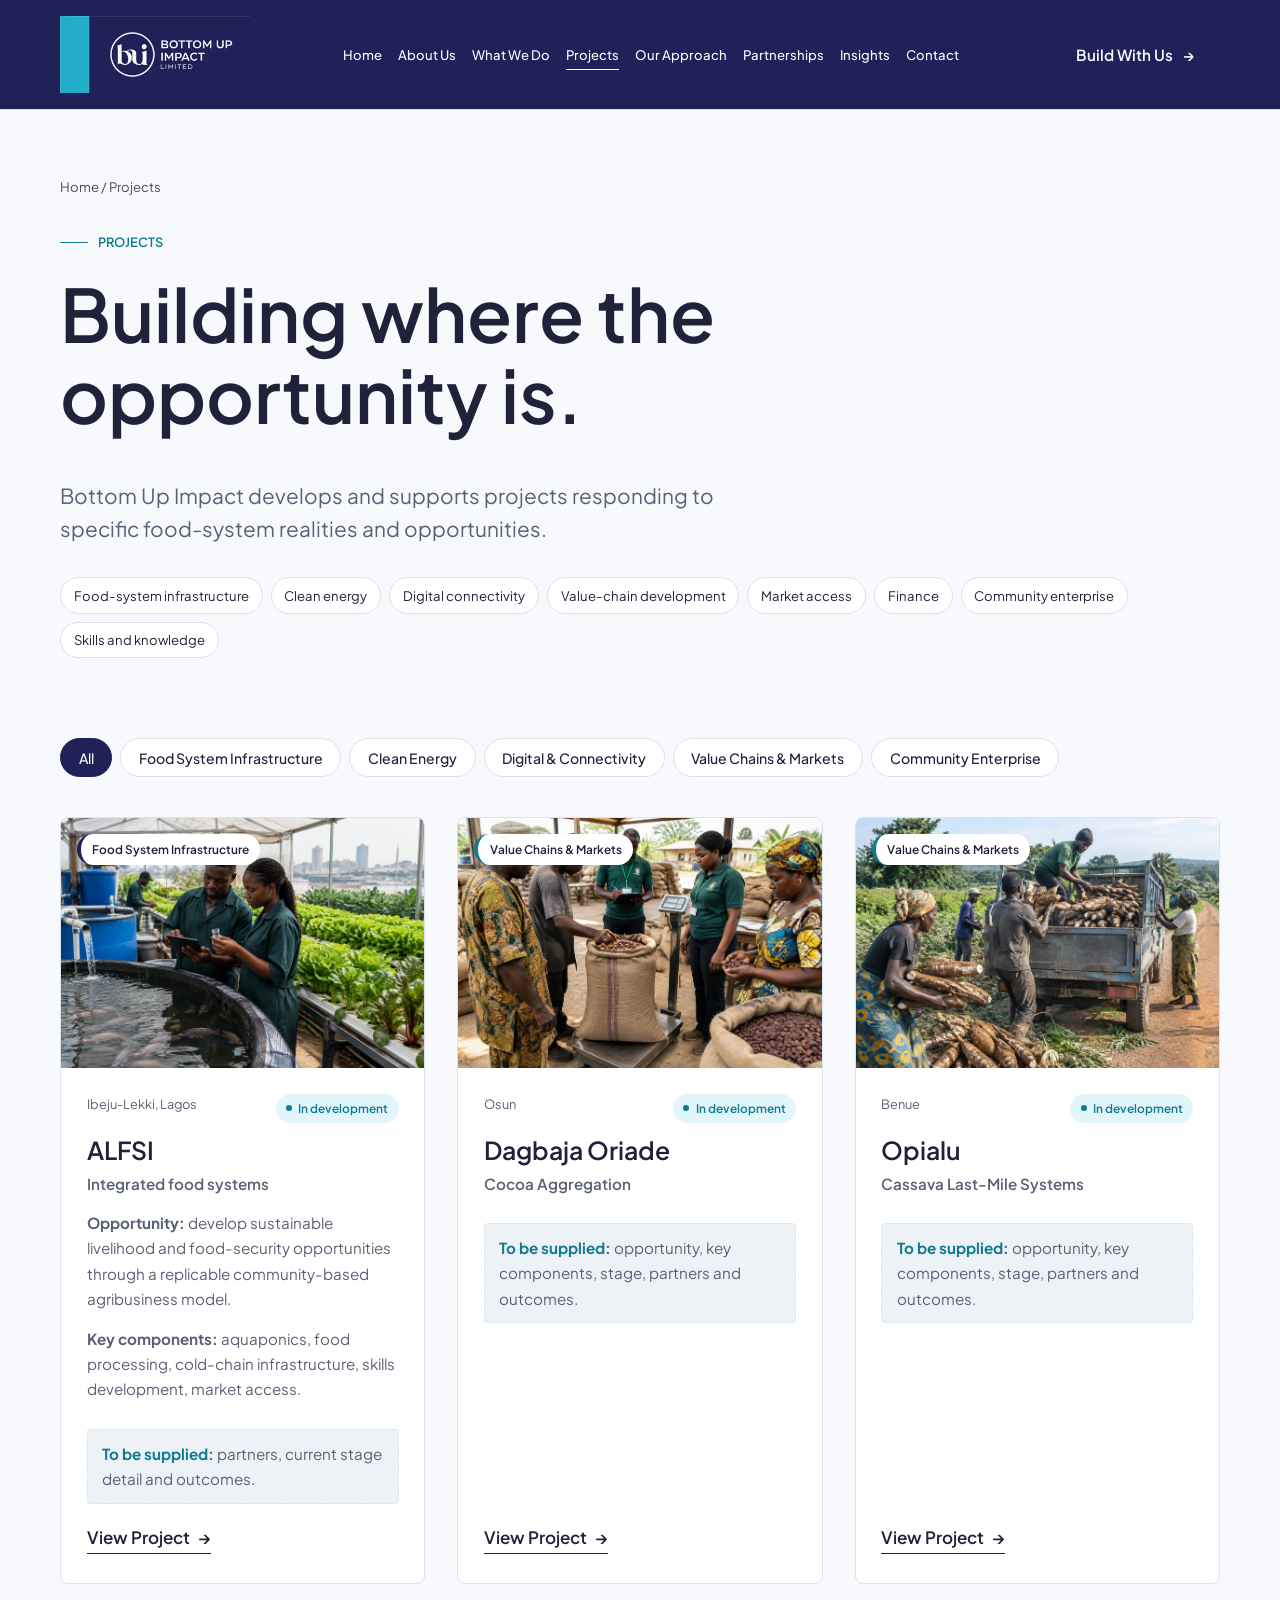
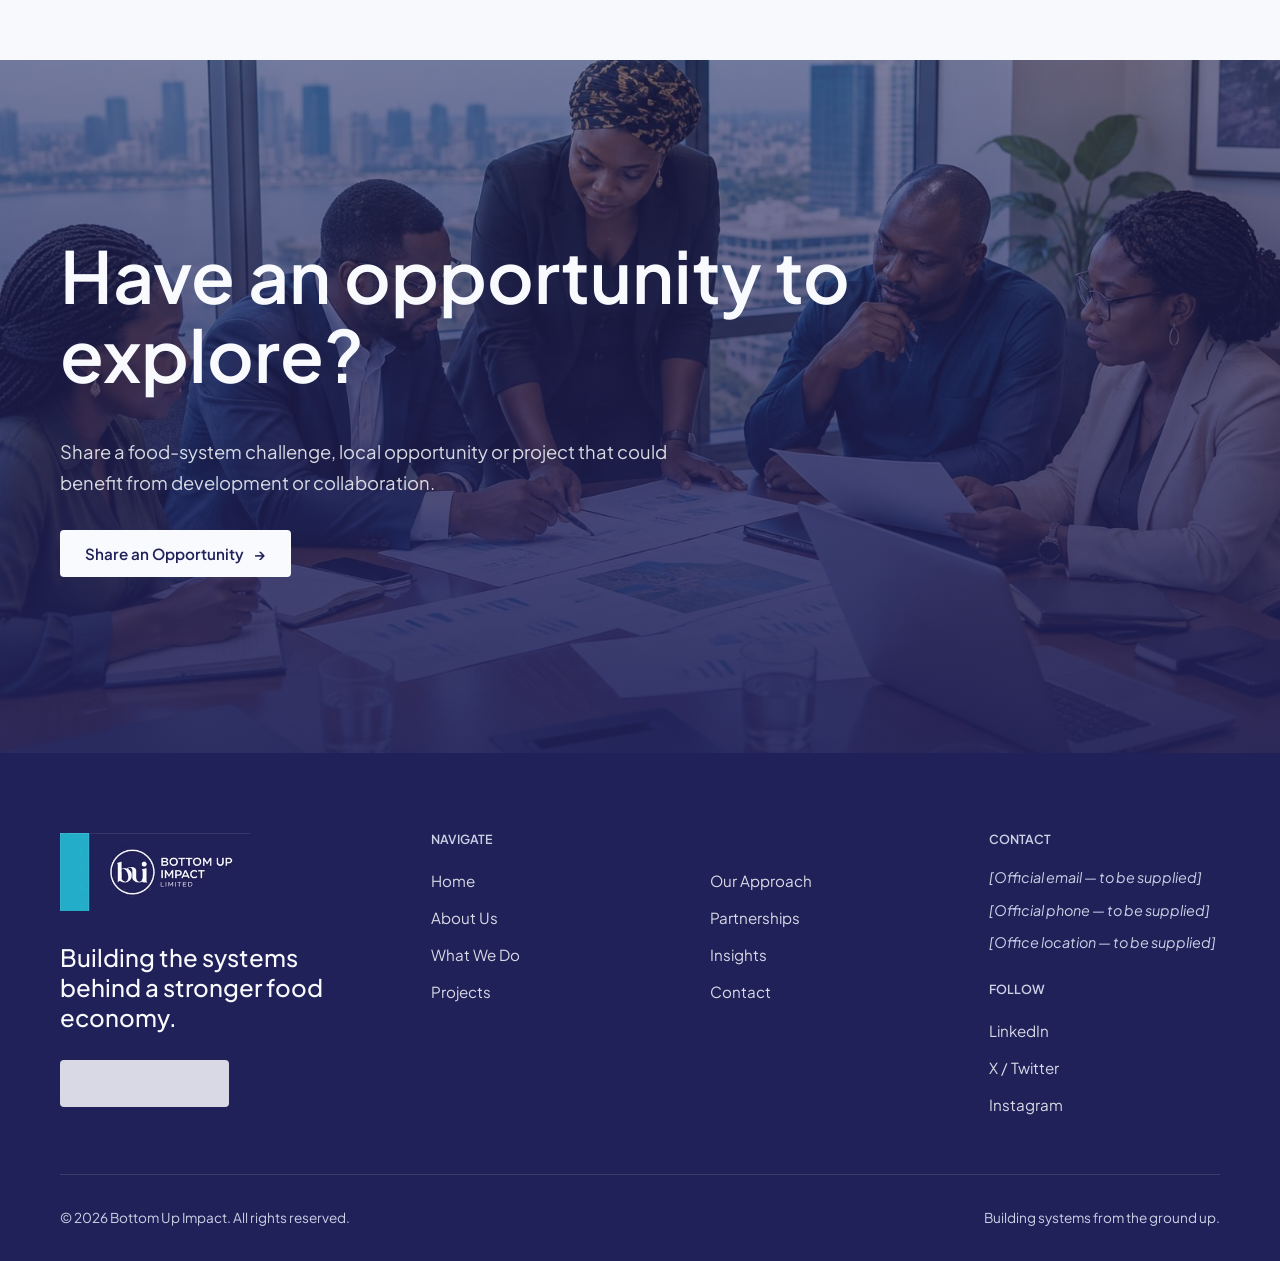
<file: projects.html>
<!DOCTYPE html>
<html lang="en">
<head>
<meta charset="utf-8">
<meta name="viewport" content="width=device-width, initial-scale=1">
<title>Projects — Bottom Up Impact</title>
<meta name="description" content="Food-system projects developed and supported by Bottom Up Impact, including ALFSI, Dagbaja Oriade and Opialu.">
<meta property="og:title" content="Projects — Bottom Up Impact">
<meta property="og:description" content="Building where the opportunity is: projects responding to specific food-system realities.">
<meta property="og:type" content="website">
<meta name="twitter:card" content="summary_large_image">
<link rel="preconnect" href="https://fonts.googleapis.com"><link rel="preconnect" href="https://fonts.gstatic.com" crossorigin>
<link href="https://fonts.googleapis.com/css2?family=Plus+Jakarta+Sans:wght@300;400;500;600;700&display=swap" rel="stylesheet">
<link rel="stylesheet" href="css/style.css">
<link rel="icon" type="image/png" href="assets/branding/favicon.png">
</head>
<body data-header="solid">
<a class="skip-link" href="#main">Skip to content</a>
<div id="site-header"></div>
<main id="main">

<section class="page-hero">
  <div class="container">
    <p class="breadcrumb"><a href="index.html">Home</a> / Projects</p>
    <span class="eyebrow">Projects</span>
    <h1>Building where the opportunity is.</h1>
    <p class="lead">Bottom Up Impact develops and supports projects responding to specific food-system realities and opportunities.</p>
    <ul class="tag-list" style="margin-top:2rem"><li>Food-system infrastructure</li><li>Clean energy</li><li>Digital connectivity</li><li>Value-chain development</li><li>Market access</li><li>Finance</li><li>Community enterprise</li><li>Skills and knowledge</li></ul>
  </div>
</section>

<section class="section section--tight" style="padding-top:0">
  <div class="container">
    <div class="filters" role="group" aria-label="Filter projects">
      <button class="filter-btn" data-filter="all" aria-pressed="true">All</button>
      <button class="filter-btn" data-filter="infra" aria-pressed="false">Food System Infrastructure</button>
      <button class="filter-btn" data-filter="energy" aria-pressed="false">Clean Energy</button>
      <button class="filter-btn" data-filter="digital" aria-pressed="false">Digital &amp; Connectivity</button>
      <button class="filter-btn" data-filter="value" aria-pressed="false">Value Chains &amp; Markets</button>
      <button class="filter-btn" data-filter="community" aria-pressed="false">Community Enterprise</button>
    </div>
    <div class="grid grid-3">
      <!-- To add a project: copy an <article>, set data-category, and add an entry in js/projects-data.js -->
      <article class="project-card" data-category="infra value community">
        <div class="media-frame"><span class="cat-badge" style="--cat:var(--cat-infra)">Food System Infrastructure</span><img src="assets/images/alfsi.jpg" alt="Aquaponics greenhouse with technicians" loading="lazy" width="1600" height="1072"></div>
        <div class="project-body">
          <div class="project-meta"><span>Ibeju-Lekki, Lagos</span><span class="status">In development</span></div>
          <h3>ALFSI</h3><p class="project-focus">Integrated food systems</p>
          <p><strong>Opportunity:</strong> develop sustainable livelihood and food-security opportunities through a replicable community-based agribusiness model.</p>
          <p><strong>Key components:</strong> aquaponics, food processing, cold-chain infrastructure, skills development, market access.</p>
          <p class="placeholder-note"><strong>To be supplied:</strong> partners, current stage detail and outcomes.</p>
          <a class="text-link" href="project.html?id=alfsi">View Project <span>→</span></a>
        </div>
      </article>
      <article class="project-card" data-category="value">
        <div class="media-frame"><span class="cat-badge" style="--cat:var(--cat-value)">Value Chains &amp; Markets</span><img src="assets/images/cocoa.jpg" alt="Cocoa beans being weighed at an aggregation centre" loading="lazy" width="1600" height="1072"></div>
        <div class="project-body">
          <div class="project-meta"><span>Osun</span><span class="status">In development</span></div>
          <h3>Dagbaja Oriade</h3><p class="project-focus">Cocoa Aggregation</p>
          <p class="placeholder-note"><strong>To be supplied:</strong> opportunity, key components, stage, partners and outcomes.</p>
          <a class="text-link" href="project.html?id=dagbaja-oriade">View Project <span>→</span></a>
        </div>
      </article>
      <article class="project-card" data-category="value">
        <div class="media-frame"><span class="cat-badge" style="--cat:var(--cat-value)">Value Chains &amp; Markets</span><img src="assets/images/cassava.jpg" alt="Cassava being loaded onto a truck" loading="lazy" width="1600" height="1072"></div>
        <div class="project-body">
          <div class="project-meta"><span>Benue</span><span class="status">In development</span></div>
          <h3>Opialu</h3><p class="project-focus">Cassava Last-Mile Systems</p>
          <p class="placeholder-note"><strong>To be supplied:</strong> opportunity, key components, stage, partners and outcomes.</p>
          <a class="text-link" href="project.html?id=opialu">View Project <span>→</span></a>
        </div>
      </article>
    </div>
    <p class="empty-state">No projects in this category yet. New projects will appear here as they are developed.</p>
  </div>
</section>

<section class="statement">
  <div class="hero-media"><img src="assets/images/finance.jpg" alt="" loading="lazy" width="1600" height="1072"></div>
  <div class="container">
    <h2>Have an opportunity to explore?</h2>
    <p>Share a food-system challenge, local opportunity or project that could benefit from development or collaboration.</p>
    <div class="btn-row"><a class="btn btn--light" href="contact.html?interest=Project%20%2F%20Opportunity">Share an Opportunity <span class="arrow">→</span></a></div>
  </div>
</section>

</main>
<div id="site-footer"></div>
<script src="js/main.js"></script>
</body>
</html>
</file>
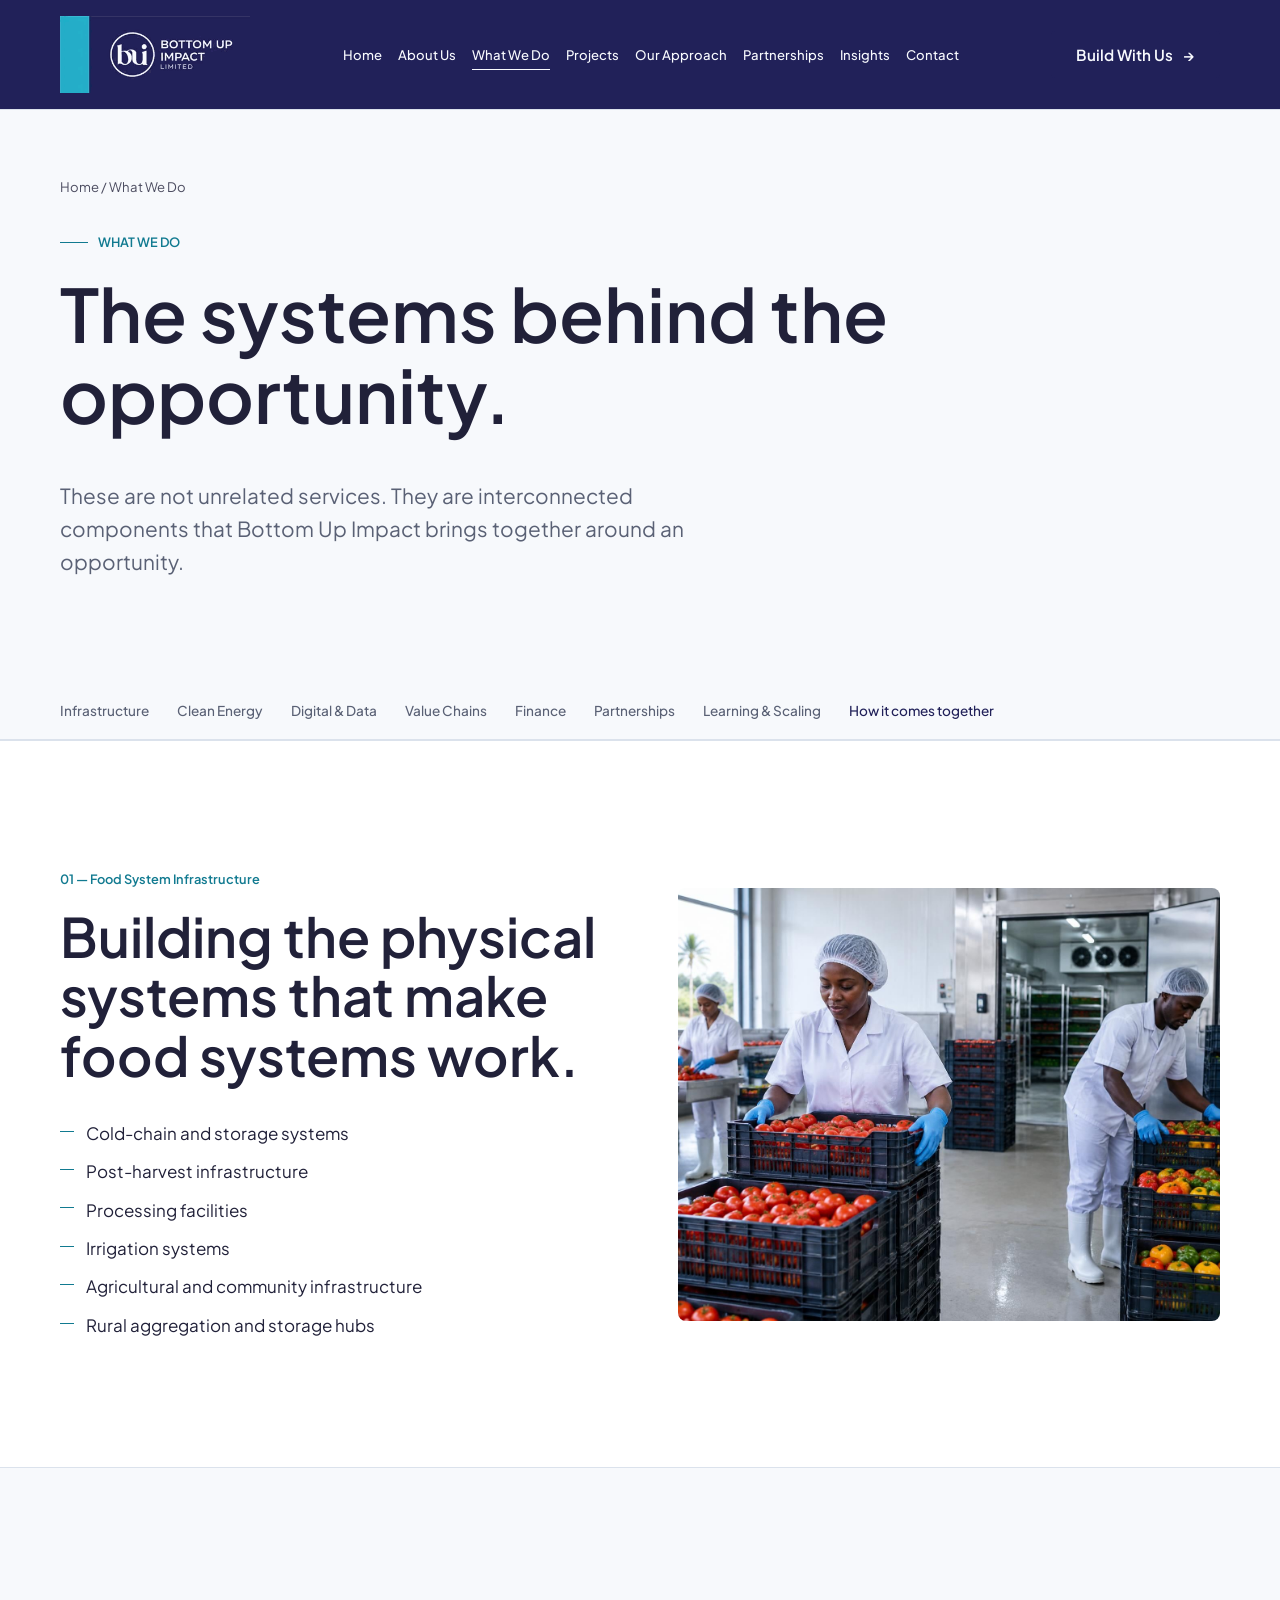
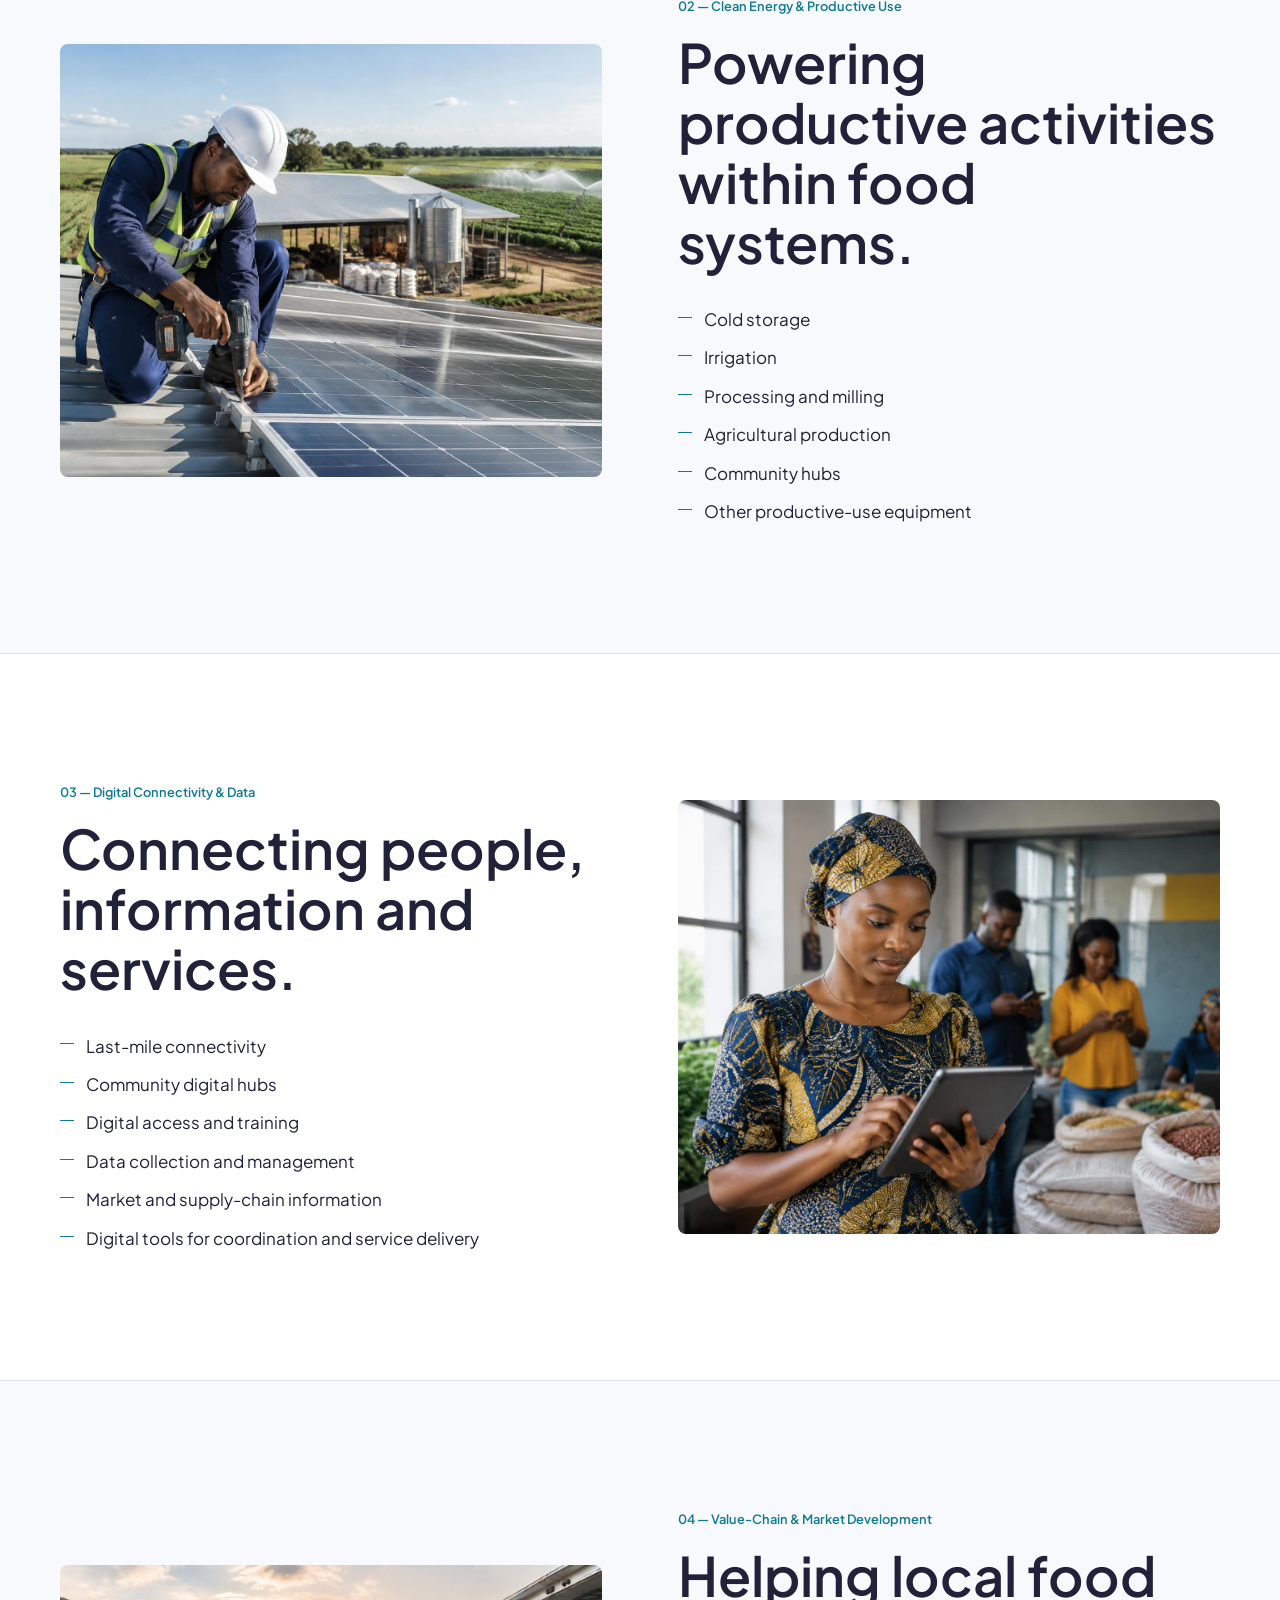
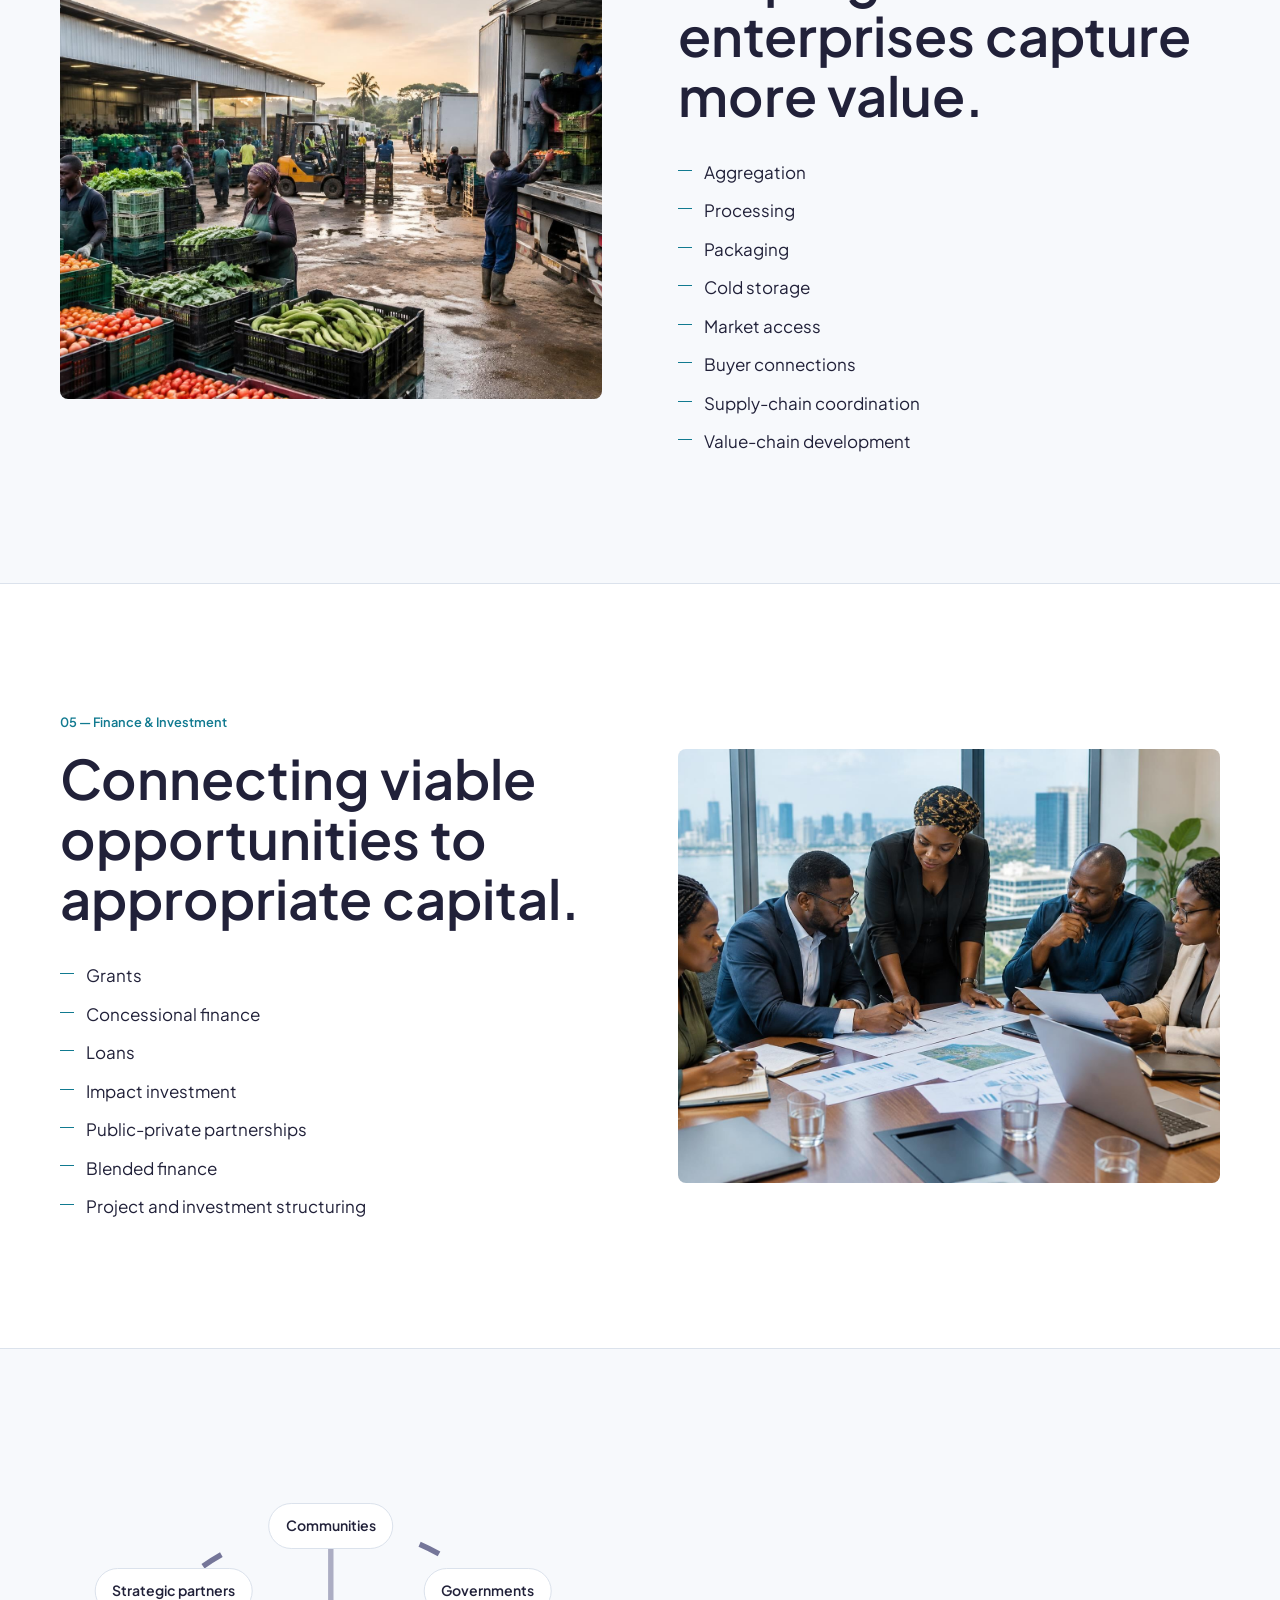
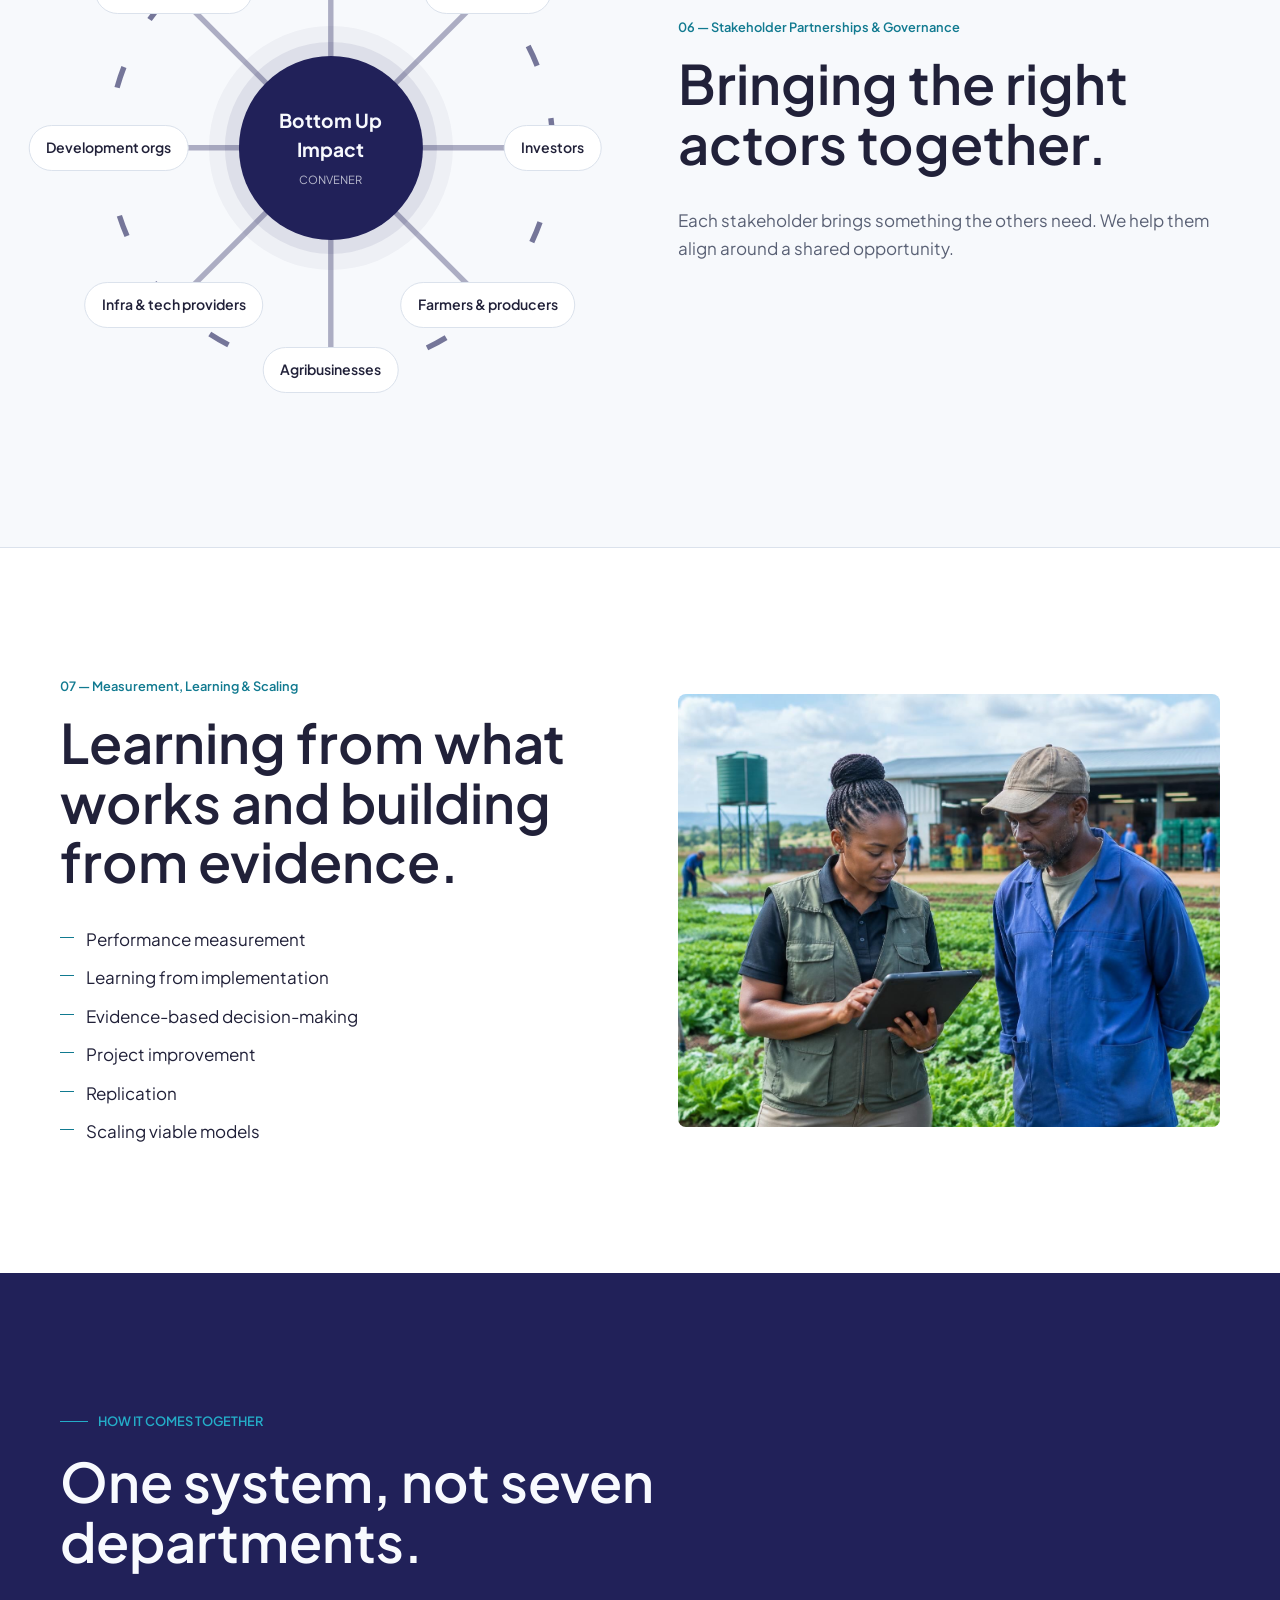
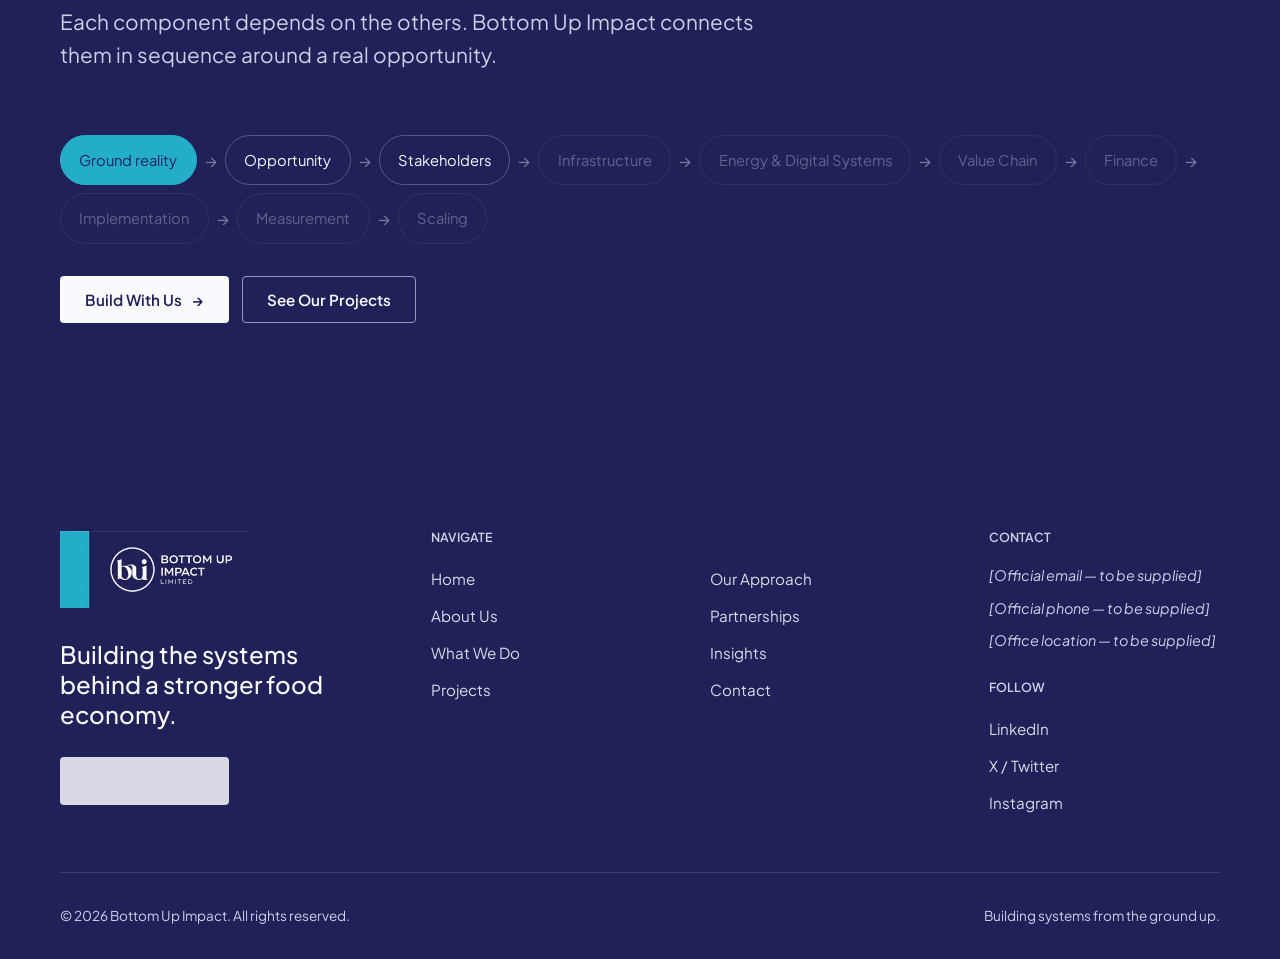
<file: what-we-do.html>
<!DOCTYPE html>
<html lang="en">
<head>
<meta charset="utf-8">
<meta name="viewport" content="width=device-width, initial-scale=1">
<title>What We Do — Bottom Up Impact</title>
<meta name="description" content="Infrastructure, clean energy, digital connectivity, value chains, finance, partnerships and learning — interconnected components Bottom Up Impact brings together.">
<meta property="og:title" content="What We Do — Bottom Up Impact">
<meta property="og:description" content="The systems behind the opportunity: seven interconnected components of stronger food systems.">
<meta property="og:type" content="website">
<meta name="twitter:card" content="summary_large_image">
<link rel="preconnect" href="https://fonts.googleapis.com"><link rel="preconnect" href="https://fonts.gstatic.com" crossorigin>
<link href="https://fonts.googleapis.com/css2?family=Plus+Jakarta+Sans:wght@300;400;500;600;700&display=swap" rel="stylesheet">
<link rel="stylesheet" href="css/style.css">
<link rel="icon" type="image/png" href="assets/branding/favicon.png">
</head>
<body data-header="solid">
<a class="skip-link" href="#main">Skip to content</a>
<div id="site-header"></div>
<main id="main">

<section class="page-hero">
  <div class="container">
    <p class="breadcrumb"><a href="index.html">Home</a> / What We Do</p>
    <span class="eyebrow">What we do</span>
    <h1>The systems behind the opportunity.</h1>
    <p class="lead">These are not unrelated services. They are interconnected components that Bottom Up Impact brings together around an opportunity.</p>
  </div>
</section>

<nav class="subnav" aria-label="Sections" data-spy>
  <div class="container"><ul>
    <li><a href="#infrastructure">Infrastructure</a></li><li><a href="#energy">Clean Energy</a></li><li><a href="#digital">Digital &amp; Data</a></li>
    <li><a href="#value">Value Chains</a></li><li><a href="#finance">Finance</a></li><li><a href="#partnerships">Partnerships</a></li><li><a href="#learning">Learning &amp; Scaling</a></li><li><a href="#together">How it comes together</a></li>
  </ul></div>
</nav>

<section class="wwd-block" id="infrastructure"><div class="container split">
  <div class="reveal"><span class="wwd-index">01 — Food System Infrastructure</span><h2>Building the physical systems that make food systems work.</h2>
    <ul class="list-check"><li>Cold-chain and storage systems</li><li>Post-harvest infrastructure</li><li>Processing facilities</li><li>Irrigation systems</li><li>Agricultural and community infrastructure</li><li>Rural aggregation and storage hubs</li></ul></div>
  <div class="media-frame reveal reveal-delay-1"><img src="assets/images/infrastructure.jpg" alt="Workers stacking produce crates inside a cold storage facility" loading="lazy" width="1600" height="1072"></div>
</div></section>

<section class="wwd-block" id="energy"><div class="container split split--reverse">
  <div class="reveal"><span class="wwd-index">02 — Clean Energy &amp; Productive Use</span><h2>Powering productive activities within food systems.</h2>
    <ul class="list-check"><li>Cold storage</li><li>Irrigation</li><li>Processing and milling</li><li>Agricultural production</li><li>Community hubs</li><li>Other productive-use equipment</li></ul></div>
  <div class="media-frame reveal reveal-delay-1"><img src="assets/images/energy.jpg" alt="Technician installing solar panels on an agricultural shed roof" loading="lazy" width="1600" height="1072"></div>
</div></section>

<section class="wwd-block" id="digital"><div class="container split">
  <div class="reveal"><span class="wwd-index">03 — Digital Connectivity &amp; Data</span><h2>Connecting people, information and services.</h2>
    <ul class="list-check"><li>Last-mile connectivity</li><li>Community digital hubs</li><li>Digital access and training</li><li>Data collection and management</li><li>Market and supply-chain information</li><li>Digital tools for coordination and service delivery</li></ul></div>
  <div class="media-frame reveal reveal-delay-1"><img src="assets/images/digital.jpg" alt="Agri-entrepreneur using a tablet at a community digital hub" loading="lazy" width="1600" height="1072"></div>
</div></section>

<section class="wwd-block" id="value"><div class="container split split--reverse">
  <div class="reveal"><span class="wwd-index">04 — Value-Chain &amp; Market Development</span><h2>Helping local food enterprises capture more value.</h2>
    <ul class="list-check list-cols"><li>Aggregation</li><li>Processing</li><li>Packaging</li><li>Cold storage</li><li>Market access</li><li>Buyer connections</li><li>Supply-chain coordination</li><li>Value-chain development</li></ul></div>
  <div class="media-frame reveal reveal-delay-1"><img src="assets/images/valuechain.jpg" alt="Workers loading produce into refrigerated trucks at an aggregation yard" loading="lazy" width="1600" height="1072"></div>
</div></section>

<section class="wwd-block" id="finance"><div class="container split">
  <div class="reveal"><span class="wwd-index">05 — Finance &amp; Investment</span><h2>Connecting viable opportunities to appropriate capital.</h2>
    <ul class="list-check list-cols"><li>Grants</li><li>Concessional finance</li><li>Loans</li><li>Impact investment</li><li>Public-private partnerships</li><li>Blended finance</li><li>Project and investment structuring</li></ul></div>
  <div class="media-frame reveal reveal-delay-1"><img src="assets/images/finance.jpg" alt="Business and investment professionals reviewing project plans" loading="lazy" width="1600" height="1072"></div>
</div></section>

<section class="wwd-block" id="partnerships"><div class="container split split--reverse">
  <div class="reveal"><span class="wwd-index">06 — Stakeholder Partnerships &amp; Governance</span><h2>Bringing the right actors together.</h2>
    <p class="muted">Each stakeholder brings something the others need. We help them align around a shared opportunity.</p></div>
  <div class="ecosystem">
    <svg class="eco-lines" aria-hidden="true"></svg>
    <div class="eco-center"><div><strong>Bottom Up Impact</strong><small>Convener</small></div></div>
    <div class="eco-node">Communities</div><div class="eco-node">Governments</div><div class="eco-node">Investors</div><div class="eco-node">Farmers &amp; producers</div>
    <div class="eco-node">Agribusinesses</div><div class="eco-node">Infra &amp; tech providers</div><div class="eco-node">Development orgs</div><div class="eco-node">Strategic partners</div>
  </div>
</div></section>

<section class="wwd-block" id="learning"><div class="container split">
  <div class="reveal"><span class="wwd-index">07 — Measurement, Learning &amp; Scaling</span><h2>Learning from what works and building from evidence.</h2>
    <ul class="list-check"><li>Performance measurement</li><li>Learning from implementation</li><li>Evidence-based decision-making</li><li>Project improvement</li><li>Replication</li><li>Scaling viable models</li></ul></div>
  <div class="media-frame reveal reveal-delay-1"><img src="assets/images/data.jpg" alt="Field officer recording data with a farmer beside a warehouse" loading="lazy" width="1600" height="1072"></div>
</div></section>

<section class="section section--dark" id="together">
  <div class="container">
    <div class="section-head"><span class="eyebrow">How it comes together</span><h2>One system, not seven departments.</h2><p class="lead">Each component depends on the others. Bottom Up Impact connects them in sequence around a real opportunity.</p></div>
    <div class="flow" aria-label="Ground reality to scaling sequence">
      <span>Ground reality</span><i>→</i><span>Opportunity</span><i>→</i><span>Stakeholders</span><i>→</i><span>Infrastructure</span><i>→</i><span>Energy &amp; Digital Systems</span><i>→</i><span>Value Chain</span><i>→</i><span>Finance</span><i>→</i><span>Implementation</span><i>→</i><span>Measurement</span><i>→</i><span>Scaling</span>
    </div>
    <div class="btn-row"><a class="btn btn--light" href="contact.html">Build With Us <span class="arrow">→</span></a><a class="btn btn--ghost-light" href="projects.html">See Our Projects</a></div>
  </div>
</section>

</main>
<div id="site-footer"></div>
<script src="js/main.js"></script>
</body>
</html>
</file>
<file: css/style.css>
/* ==========================================================================
   Bottom Up Impact — Design System
   Official navy and turquoise brand palette.
   ========================================================================== */
:root {
  /* Navy and turquoise sampled from the supplied brand logo. */
  --c-primary: oklch(0.28492 0.09825 278.159);
  --c-primary-600: oklch(0.35400 0.11987 278.351);
  --c-primary-100: oklch(0.94024 0.01474 286.113);
  --c-secondary: oklch(0.52897 0.08787 214.836);
  --c-accent: oklch(0.53567 0.09186 216.980);
  --c-accent-hover: oklch(0.45277 0.07803 218.397);
  --c-accent-soft: oklch(0.95693 0.02210 214.400);
  --c-ochre: oklch(0.69072 0.11502 215.159);
  --c-bg: oklch(0.98145 0.00453 258.324);
  --c-surface: oklch(1.00000 0.00000 89.876);
  --c-surface-2: oklch(0.95880 0.00859 247.915);
  --c-text: oklch(0.26020 0.04462 282.855);
  --c-muted: oklch(0.49404 0.03319 269.990);
  --c-border: oklch(0.91040 0.01559 257.199);
  --c-dark: oklch(0.28492 0.09825 278.159);
  --c-on-dark: oklch(0.98472 0.00573 264.533);
  --c-on-dark-muted: oklch(0.86220 0.02841 272.473);
  --c-success: oklch(0.50058 0.09857 157.739);
  --c-error: oklch(0.50117 0.14953 29.826);
  --cat-infra: oklch(0.28492 0.09825 278.159);
  --cat-energy: oklch(0.69072 0.11502 215.159);
  --cat-digital: oklch(0.52897 0.08787 214.836);
  --cat-value: oklch(0.53567 0.09186 216.980);
  --cat-community: oklch(0.54294 0.08213 283.324);

  --font: "Plus Jakarta Sans", system-ui, -apple-system, "Segoe UI", sans-serif;
  --radius: 4px;
  --radius-lg: 8px;
  --shadow: 0 20px 50px -25px color-mix(in oklab, var(--c-dark) 35%, transparent);
  --container: 1240px;
  --gutter: clamp(1.25rem, 4vw, 2.5rem);
  --section: clamp(4.5rem, 10vw, 8.5rem);
  --ease: cubic-bezier(.2, .7, .2, 1);
}

*, *::before, *::after { box-sizing: border-box; }
html { scroll-behavior: smooth; -webkit-text-size-adjust: 100%; }
body {
  margin: 0; font-family: var(--font); font-size: 1.0625rem; line-height: 1.65;
  color: var(--c-text); background: var(--c-bg); -webkit-font-smoothing: antialiased;
}
img { max-width: 100%; display: block; height: auto; }
a { color: inherit; }
h1, h2, h3, h4 { margin: 0 0 .6em; line-height: 1.1; font-weight: 600; letter-spacing: 0; }
h1 { font-size: 5.4rem; letter-spacing: 0; }
h2 { font-size: 3.4rem; }
h3 { font-size: 1.55rem; letter-spacing: 0; }
h4 { font-size: 1.05rem; letter-spacing: 0; }
p { margin: 0 0 1em; }
ul { margin: 0; padding: 0; }
:focus-visible { outline: 3px solid var(--c-ochre); outline-offset: 3px; }
.sr-only { position: absolute; width: 1px; height: 1px; overflow: hidden; clip: rect(0 0 0 0); white-space: nowrap; }
.skip-link { position: absolute; left: 1rem; top: -4rem; background: var(--c-primary); color: var(--c-on-dark); padding: .7rem 1rem; z-index: 200; border-radius: var(--radius); }
.skip-link:focus { top: 1rem; }

.container { width: 100%; max-width: var(--container); margin: 0 auto; padding: 0 var(--gutter); }
.section { padding: var(--section) 0; }
.section--tight { padding: calc(var(--section) * .6) 0; }
.section--surface { background: var(--c-surface); }
.section--alt { background: var(--c-surface-2); }
.section--dark { background: var(--c-dark); color: var(--c-on-dark); }
.section--dark .lead, .section--dark p { color: var(--c-on-dark-muted); }
.section--dark .eyebrow { color: var(--c-ochre); }

.eyebrow { display: inline-flex; align-items: center; gap: .6rem; font-size: .8rem; font-weight: 600; letter-spacing: 0; text-transform: uppercase; color: var(--c-accent); margin-bottom: 1.25rem; }
.eyebrow::before { content: ""; width: 1.75rem; height: 1px; background: currentColor; }
.lead { font-size: 1.3rem; color: var(--c-muted); max-width: 44rem; line-height: 1.6; }
.measure { max-width: 42rem; }
.section-head { max-width: 50rem; margin-bottom: clamp(2.5rem, 5vw, 4rem); }
.section-head--split { max-width: none; display: grid; grid-template-columns: 1fr 1fr; gap: 3rem; align-items: end; }
.muted { color: var(--c-muted); }

/* Buttons */
.btn { display: inline-flex; align-items: center; gap: .6rem; padding: .95rem 1.5rem; border-radius: var(--radius); font: 600 .95rem/1 var(--font); text-decoration: none; border: 1px solid transparent; cursor: pointer; transition: background .25s, color .25s, border-color .25s, transform .25s var(--ease); }
.btn .arrow { transition: transform .25s var(--ease); }
.btn:hover .arrow { transform: translateX(4px); }
.btn--primary { background: var(--c-primary); color: var(--c-on-dark); }
.btn--primary:hover { background: var(--c-primary-600); }
.btn--accent { background: var(--c-accent); color: var(--c-on-dark); }
.btn--accent:hover { background: var(--c-accent-hover); }
.btn--outline { border-color: var(--c-text); color: var(--c-text); background: transparent; }
.btn--outline:hover { background: var(--c-text); color: var(--c-bg); }
.btn--light { background: var(--c-on-dark); color: var(--c-dark); }
.btn--light:hover { background: var(--c-surface); }
.btn--ghost-light { border-color: color-mix(in oklab, var(--c-on-dark) 55%, transparent); color: var(--c-on-dark); }
.btn--ghost-light:hover { background: var(--c-on-dark); color: var(--c-dark); }
.btn-row { display: flex; flex-wrap: wrap; gap: .85rem; margin-top: 2rem; }
.text-link { font-weight: 600; text-decoration: none; display: inline-flex; gap: .5rem; align-items: center; border-bottom: 1px solid currentColor; padding-bottom: 2px; }
.text-link:hover { color: var(--c-accent); }

/* Header */
.site-header { position: fixed; inset: 0 0 auto; z-index: 100; transition: background .3s, padding .3s, box-shadow .3s; padding: 1rem 0; background: var(--c-dark); color: var(--c-on-dark); }
.site-header.is-solid, .site-header--solid { background: var(--c-dark); color: var(--c-on-dark); box-shadow: 0 1px 0 var(--c-border); }
.site-header.is-scrolled { padding: .7rem 0; }
.header-inner { display: flex; align-items: center; justify-content: space-between; gap: 1.2rem; }
.logo { display: inline-flex; align-items: center; gap: .7rem; text-decoration: none; font-weight: 700; letter-spacing: 0; font-size: 1.05rem; }
.logo-mark { width: 38px; height: 38px; flex: none; }
.logo small { display: block; font-size: .65rem; letter-spacing: 0; text-transform: uppercase; font-weight: 600; opacity: .7; }
.nav { display: flex; align-items: center; gap: 1rem; }
.nav a { text-decoration: none; font-size: .82rem; font-weight: 500; position: relative; padding: .3rem 0; }
.nav a::after { content: ""; position: absolute; left: 0; right: 100%; bottom: 0; height: 1px; background: currentColor; transition: right .3s var(--ease); }
.nav a:hover::after, .nav a[aria-current="page"]::after { right: 0; }
.site-header:not(.is-solid):not(.site-header--solid) .btn--primary { background: var(--c-on-dark); color: var(--c-dark); }
.menu-toggle { display: none; background: none; border: 0; color: inherit; padding: .5rem; cursor: pointer; }
.menu-toggle span { display: block; width: 24px; height: 2px; background: currentColor; margin: 5px 0; }
.mobile-nav { position: fixed; inset: 0; background: var(--c-dark); color: var(--c-on-dark); z-index: 150; padding: 1.25rem var(--gutter) 2rem; display: flex; flex-direction: column; transform: translateY(-100%); visibility: hidden; transition: transform .45s var(--ease), visibility .45s; }
.mobile-nav.is-open { transform: none; visibility: visible; }
.mobile-nav-top { display: flex; justify-content: space-between; align-items: center; }
.mobile-close { background: none; border: 1px solid color-mix(in oklab, var(--c-on-dark) 30%, transparent); color: inherit; width: 44px; height: 44px; border-radius: 50%; font-size: 1.4rem; cursor: pointer; }
.mobile-nav nav { display: flex; flex-direction: column; margin: 2.5rem 0; }
.mobile-nav nav a { font-size: 1.7rem; font-weight: 500; text-decoration: none; padding: .55rem 0; border-bottom: 1px solid color-mix(in oklab, var(--c-on-dark) 10%, transparent); letter-spacing: 0; }
.mobile-nav .btn { justify-content: center; margin-top: auto; }

/* Hero */
.hero { position: relative; min-height: min(900px, 92svh); display: flex; align-items: flex-end; color: var(--c-on-dark); padding: 11rem 0 3rem; overflow: hidden; }
.hero-media { position: absolute; inset: 0; }
.hero-media img { width: 100%; height: 100%; object-fit: cover; transform: scale(1.06); animation: heroZoom 14s var(--ease) forwards; }
@keyframes heroZoom { to { transform: scale(1); } }
.hero::after { content: ""; position: absolute; inset: 0; background: linear-gradient(180deg, color-mix(in oklab, var(--c-dark) 55%, transparent) 0%, color-mix(in oklab, var(--c-dark) 15%, transparent) 35%, color-mix(in oklab, var(--c-dark) 85%, transparent) 100%); }
.hero .container { position: relative; z-index: 2; }
.hero h1 { max-width: 15ch; }
.hero .lead { color: color-mix(in oklab, var(--c-on-dark) 88%, transparent); }
.hero .eyebrow { color: var(--c-ochre); }
.hero-meta { display: flex; gap: 2.5rem; margin-top: 3.5rem; padding-top: 1.5rem; border-top: 1px solid color-mix(in oklab, var(--c-on-dark) 25%, transparent); font-size: .85rem; color: color-mix(in oklab, var(--c-on-dark) 75%, transparent); flex-wrap: wrap; }
.hero-meta strong { display: block; color: var(--c-on-dark); font-weight: 600; font-size: .95rem; }

.page-hero { padding: 11rem 0 5rem; background: var(--c-bg); position: relative; }
.page-hero h1 { font-size: 4.6rem; max-width: 18ch; }
.page-hero--image { color: var(--c-on-dark); padding-bottom: 6rem; overflow: hidden; }
.page-hero--image .hero-media img { animation: none; transform: none; }
.page-hero--image::after { content: ""; position: absolute; inset: 0; background: linear-gradient(90deg, color-mix(in oklab, var(--c-dark) 88%, transparent) 0%, color-mix(in oklab, var(--c-dark) 50%, transparent) 60%, color-mix(in oklab, var(--c-dark) 30%, transparent)); }
.page-hero--image .container { position: relative; z-index: 2; }
.page-hero--image .lead { color: color-mix(in oklab, var(--c-on-dark) 85%, transparent); }
.page-hero--image .eyebrow { color: var(--c-ochre); }
.breadcrumb { font-size: .82rem; margin-bottom: 1.5rem; opacity: .8; }
.breadcrumb a { text-decoration: none; }

/* Grids & layouts */
.grid { display: grid; gap: clamp(1.25rem, 2.5vw, 2rem); }
.grid-2 { grid-template-columns: repeat(2, 1fr); }
.grid-3 { grid-template-columns: repeat(3, 1fr); }
.grid-4 { grid-template-columns: repeat(4, 1fr); }
.split { display: grid; grid-template-columns: 1fr 1fr; gap: clamp(2.5rem, 6vw, 6rem); align-items: center; }
.split--wide { grid-template-columns: 1.15fr .85fr; }
.split--reverse > :first-child { order: 2; }
.media-frame { position: relative; border-radius: var(--radius-lg); overflow: hidden; aspect-ratio: 4 / 3.2; background: var(--c-surface-2); }
.media-frame img { width: 100%; height: 100%; object-fit: cover; transition: transform 1.2s var(--ease); }
.media-frame:hover img { transform: scale(1.03); }
.media-frame--tall { aspect-ratio: 4 / 5; }
.media-caption { position: absolute; left: 1rem; bottom: 1rem; background: color-mix(in oklab, var(--c-dark) 80%, transparent); color: var(--c-on-dark); font-size: .75rem; padding: .4rem .7rem; border-radius: var(--radius); letter-spacing: 0; }

.card { background: var(--c-surface); border: 1px solid var(--c-border); border-radius: var(--radius-lg); padding: clamp(1.5rem, 2.5vw, 2.2rem); transition: border-color .3s, transform .3s var(--ease), box-shadow .3s; }
.card:hover { border-color: var(--c-primary); transform: translateY(-3px); box-shadow: var(--shadow); }
.card .num { font-size: .8rem; font-weight: 600; color: var(--c-accent); letter-spacing: 0; display: block; margin-bottom: 1.2rem; }
.card p { color: var(--c-muted); margin: 0; font-size: .98rem; }
.section--dark .card { background: color-mix(in oklab, var(--c-on-dark) 3%, transparent); border-color: color-mix(in oklab, var(--c-on-dark) 14%, transparent); }
.section--dark .card:hover { border-color: var(--c-ochre); }

.list-check { list-style: none; display: grid; gap: .65rem; }
.list-check li { position: relative; padding-left: 1.6rem; }
.list-check li::before { content: ""; position: absolute; left: 0; top: .7em; width: .85rem; height: 1px; background: var(--c-accent); }
.list-cols { columns: 2; column-gap: 2rem; }
.list-cols li { break-inside: avoid; }
.tag-list { display: flex; flex-wrap: wrap; gap: .5rem; list-style: none; }
.tag-list li, .tag { font-size: .82rem; padding: .4rem .8rem; border: 1px solid var(--c-border); border-radius: 100px; background: var(--c-surface); }

/* ===== Diagrams ===== */
/* Connection chain */
.chain { display: grid; grid-template-columns: repeat(7, 1fr); position: relative; gap: 0; }
.chain::before { content: ""; position: absolute; left: 7%; right: 7%; top: 28px; height: 1px; background: var(--c-border); }
.chain::after { content: ""; position: absolute; left: 7%; top: 28px; height: 1px; width: 0; background: var(--c-primary); transition: width 1.8s var(--ease); }
.chain.is-visible::after { width: 86%; }
.chain-node { text-align: center; position: relative; padding: 0 .5rem; }
.chain-dot { width: 56px; height: 56px; border-radius: 50%; margin: 0 auto 1rem; background: var(--c-surface); border: 1px solid var(--c-border); display: grid; place-items: center; position: relative; z-index: 1; font-size: .78rem; font-weight: 600; color: var(--c-muted); transition: background .4s, color .4s, border-color .4s; }
.chain.is-visible .chain-dot { background: var(--c-primary); color: var(--c-on-dark); border-color: var(--c-primary); }
.chain-node h4 { font-size: .95rem; margin-bottom: .3rem; }
.chain-node p { font-size: .82rem; color: var(--c-muted); line-height: 1.45; }

/* Ecosystem (radial) */
.ecosystem { position: relative; width: 100%; max-width: 640px; aspect-ratio: 1; margin: 0 auto; }
.ecosystem svg.eco-lines { position: absolute; inset: 0; width: 100%; height: 100%; overflow: visible; }
.eco-lines line, .eco-lines circle { stroke: var(--c-primary); stroke-width: 1; fill: none; opacity: .35; }
.eco-lines line { stroke-dasharray: 300; stroke-dashoffset: 300; transition: stroke-dashoffset 1.6s var(--ease); }
.ecosystem.is-visible .eco-lines line { stroke-dashoffset: 0; }
.eco-lines .pulse { stroke-dasharray: 4 10; opacity: .6; animation: dash 3s linear infinite; }
@keyframes dash { to { stroke-dashoffset: -56; } }
.eco-center { position: absolute; left: 50%; top: 50%; transform: translate(-50%,-50%); width: 34%; aspect-ratio: 1; border-radius: 50%; background: var(--c-primary); color: var(--c-on-dark); display: grid; place-items: center; text-align: center; padding: 1rem; box-shadow: 0 0 0 14px color-mix(in oklab, var(--c-dark) 8%, transparent), 0 0 0 30px color-mix(in oklab, var(--c-dark) 4%, transparent); z-index: 2; }
.eco-center strong { font-size: 1.2rem; line-height: 1.2; }
.eco-center small { display: block; font-size: .7rem; opacity: .7; letter-spacing: 0; text-transform: uppercase; margin-top: .4rem; }
.eco-node { position: absolute; transform: translate(-50%,-50%); background: var(--c-surface); border: 1px solid var(--c-border); border-radius: 100px; padding: .65rem 1.05rem; font-size: .88rem; font-weight: 600; white-space: nowrap; z-index: 2; transition: border-color .3s, background .3s, color .3s; cursor: default; }
.eco-node:hover, .eco-node:focus { background: var(--c-primary); color: var(--c-on-dark); border-color: var(--c-primary); }
.section--dark .eco-node { background: var(--c-dark); border-color: color-mix(in oklab, var(--c-on-dark) 25%, transparent); color: var(--c-on-dark); }
.section--dark .eco-node:hover { background: var(--c-ochre); color: var(--c-dark); }
.section--dark .eco-lines line, .section--dark .eco-lines circle { stroke: var(--c-on-dark); }
.section--dark .eco-center { background: var(--c-ochre); color: var(--c-dark); box-shadow: 0 0 0 14px color-mix(in oklab, var(--c-ochre) 12%, transparent), 0 0 0 30px color-mix(in oklab, var(--c-ochre) 5%, transparent); }

/* Capability network */
.capabilities { display: grid; grid-template-columns: repeat(3, 1fr); border-top: 1px solid var(--c-border); border-left: 1px solid var(--c-border); }
.cap { padding: 2.2rem 2rem 2.4rem; border-right: 1px solid var(--c-border); border-bottom: 1px solid var(--c-border); position: relative; transition: background .35s, opacity .35s; background: var(--c-surface); }
.cap .cap-num { font-size: .78rem; font-weight: 600; color: var(--c-accent); letter-spacing: 0; }
.cap h3 { margin: 1.4rem 0 .8rem; }
.cap p { color: var(--c-muted); font-size: .97rem; margin: 0; }
.cap .cap-links { margin-top: 1.4rem; font-size: .78rem; color: var(--c-muted); display: flex; flex-wrap: wrap; gap: .35rem; opacity: 0; transform: translateY(6px); transition: .35s var(--ease); }
.cap .cap-links span { border: 1px solid var(--c-border); padding: .2rem .55rem; border-radius: 100px; }
.cap:hover .cap-links, .cap:focus-within .cap-links { opacity: 1; transform: none; }
.capabilities.has-hover .cap { opacity: .45; }
.capabilities.has-hover .cap.is-related { opacity: 1; background: var(--c-primary-100); }
.capabilities.has-hover .cap.is-active { opacity: 1; background: var(--c-primary); color: var(--c-on-dark); }
.capabilities.has-hover .cap.is-active p, .capabilities.has-hover .cap.is-active .cap-num { color: var(--c-on-dark-muted); }
.capabilities.has-hover .cap.is-active .cap-links span { border-color: color-mix(in oklab, var(--c-on-dark) 30%, transparent); color: var(--c-on-dark); }
.cap-cta { background: var(--c-surface-2); display: flex; flex-direction: column; justify-content: center; }

/* Process (bottom up) */
.process { position: relative; display: grid; grid-template-columns: repeat(7, 1fr); gap: .75rem; align-items: end; }
.process-step { position: relative; border-top: 2px solid color-mix(in oklab, var(--c-on-dark) 18%, transparent); padding-top: 1.25rem; opacity: .35; transform: translateY(16px); transition: opacity .6s var(--ease), transform .6s var(--ease), border-color .6s; }
.process-step.is-active { opacity: 1; transform: none; border-color: var(--c-ochre); }
.process-step .step-n { font-size: .78rem; letter-spacing: 0; color: var(--c-ochre); font-weight: 600; }
.process-step h4 { font-size: 1.05rem; margin: .6rem 0 0; color: var(--c-on-dark); }
.process-step .bar { margin-top: 1.25rem; background: linear-gradient(180deg, color-mix(in oklab, var(--c-ochre) 35%, transparent), color-mix(in oklab, var(--c-ochre) 5%, transparent)); border-radius: 4px 4px 0 0; }

/* Impact links (why it matters) */
.impact-grid { display: grid; grid-template-columns: repeat(3, 1fr); gap: 1px; background: var(--c-border); border: 1px solid var(--c-border); border-radius: var(--radius-lg); overflow: hidden; }
.impact { background: var(--c-surface); padding: 2rem; display: flex; flex-direction: column; gap: 1.2rem; }
.impact-row { display: flex; align-items: center; gap: .9rem; font-weight: 600; font-size: 1.15rem; }
.impact-row .line { flex: 1; height: 1px; background: var(--c-border); position: relative; overflow: hidden; }
.impact-row .line::after { content: ""; position: absolute; inset: 0; background: var(--c-accent); transform: translateX(-100%); transition: transform 1.1s var(--ease); }
.is-visible .impact-row .line::after { transform: none; }
.impact-out { color: var(--c-muted); font-size: 1rem; }

/* Project cards */
.project-card { background: var(--c-surface); border: 1px solid var(--c-border); border-radius: var(--radius-lg); overflow: hidden; display: flex; flex-direction: column; transition: transform .35s var(--ease), box-shadow .35s; }
.project-card:hover { transform: translateY(-4px); box-shadow: var(--shadow); }
.project-card .media-frame { border-radius: 0; aspect-ratio: 16/11; }
.project-body { padding: 1.6rem 1.6rem 1.8rem; display: flex; flex-direction: column; flex: 1; }
.project-meta { display: flex; justify-content: space-between; gap: 1rem; font-size: .8rem; color: var(--c-muted); margin-bottom: .9rem; }
.project-body h3 { margin-bottom: .4rem; }
.project-focus { font-weight: 600; color: var(--c-primary); font-size: .92rem; margin-bottom: .9rem; }
.project-body p { color: var(--c-muted); font-size: .95rem; }
.project-body .text-link { margin-top: auto; align-self: flex-start; }
.status { display: inline-flex; align-items: center; gap: .4rem; font-size: .74rem; font-weight: 600; letter-spacing: 0; padding: .3rem .65rem; border-radius: 100px; background: var(--c-accent-soft); color: var(--c-accent); }
.status::before { content: ""; width: 6px; height: 6px; border-radius: 50%; background: currentColor; }
.cat-badge { position: absolute; top: 1rem; left: 1rem; z-index: 1; background: var(--c-surface); font-size: .74rem; font-weight: 600; padding: .35rem .7rem; border-radius: 100px; border-left: 4px solid var(--cat, var(--c-primary)); }
.placeholder-note { font-size: .82rem; color: var(--c-muted); background: var(--c-surface-2); border: 1px dashed var(--c-border); border-radius: var(--radius); padding: .7rem .9rem; margin: .8rem 0 1.2rem; }
.placeholder-note strong { color: var(--c-accent); }

.filters { display: flex; flex-wrap: wrap; gap: .5rem; margin-bottom: 2.5rem; }
.filter-btn { font: 500 .88rem var(--font); padding: .6rem 1.1rem; border-radius: 100px; border: 1px solid var(--c-border); background: var(--c-surface); cursor: pointer; color: var(--c-text); transition: .25s; }
.filter-btn:hover { border-color: var(--c-primary); }
.filter-btn[aria-pressed="true"] { background: var(--c-primary); color: var(--c-on-dark); border-color: var(--c-primary); }
.project-card.is-hidden { display: none; }
.empty-state { padding: 3rem; text-align: center; border: 1px dashed var(--c-border); border-radius: var(--radius-lg); color: var(--c-muted); display: none; }

/* Contributions */
.contrib { display: flex; flex-wrap: wrap; gap: .6rem; list-style: none; margin-top: 2rem; }
.contrib li { padding: .65rem 1.1rem; border: 1px solid color-mix(in oklab, var(--c-on-dark) 30%, transparent); border-radius: 100px; font-size: .92rem; transition: .3s; }
.contrib li:hover { background: var(--c-ochre); color: var(--c-dark); border-color: var(--c-ochre); }

/* Statement / CTA band */
.statement { position: relative; color: var(--c-on-dark); padding: clamp(6rem, 14vw, 11rem) 0; overflow: hidden; text-align: left; }
.statement .hero-media img { animation: none; transform: none; }
.statement::after { content: ""; position: absolute; inset: 0; background: linear-gradient(0deg, color-mix(in oklab, var(--c-dark) 92%, transparent), color-mix(in oklab, var(--c-dark) 55%, transparent)); }
.statement .container { position: relative; z-index: 2; }
.statement h2 { font-size: clamp(2.4rem, 5.6vw, 4.8rem); max-width: 16ch; }
.statement p { color: color-mix(in oklab, var(--c-on-dark) 85%, transparent); max-width: 40rem; font-size: 1.15rem; }

/* Bridge pairs */
.pairs { display: grid; grid-template-columns: repeat(3, 1fr); gap: 1rem; }
.pair { display: flex; align-items: center; justify-content: space-between; gap: .75rem; padding: 1.4rem 1.5rem; background: var(--c-surface); border: 1px solid var(--c-border); border-radius: var(--radius-lg); font-weight: 600; font-size: .98rem; cursor: default; transition: .3s; }
.pair .link { flex: 1; height: 1px; background: var(--c-border); position: relative; min-width: 24px; }
.pair .link::before, .pair .link::after { content: ""; position: absolute; top: -3px; width: 7px; height: 7px; border-radius: 50%; background: var(--c-accent); }
.pair .link::before { left: 0; } .pair .link::after { right: 0; }
.pair:hover { background: var(--c-primary); color: var(--c-on-dark); border-color: var(--c-primary); }
.pair:hover .link { background: var(--c-ochre); }

/* Principles */
.principles { display: grid; grid-template-columns: repeat(4, 1fr); gap: 0; border-top: 1px solid var(--c-border); }
.principle { padding: 2rem 1.5rem 2rem 0; border-bottom: 1px solid var(--c-border); }
.principle h3 { font-size: 1.3rem; margin-bottom: .5rem; }
.principle p { color: var(--c-muted); font-size: .95rem; margin: 0; }
.principle .num { font-size: .78rem; color: var(--c-accent); font-weight: 600; display: block; margin-bottom: 1rem; }

/* Vision & mission */
.vm { display: grid; grid-template-columns: 1fr 1fr; gap: 1px; background: color-mix(in oklab, var(--c-on-dark) 15%, transparent); border-radius: var(--radius-lg); overflow: hidden; }
.vm > div { background: var(--c-dark); padding: clamp(2rem, 4vw, 3.5rem); }
.vm h3 { color: var(--c-ochre); font-size: .85rem; letter-spacing: 0; text-transform: uppercase; }
.vm .vm-text { font-size: clamp(1.3rem, 2.4vw, 1.8rem); line-height: 1.35; color: var(--c-on-dark); letter-spacing: 0; }
.vm .placeholder-note { background: transparent; border-color: color-mix(in oklab, var(--c-on-dark) 25%, transparent); color: var(--c-on-dark-muted); }

/* What we do detail */
.wwd-block { padding: var(--section) 0; border-top: 1px solid var(--c-border); }
.wwd-block:nth-of-type(even) { background: var(--c-surface); }
.wwd-index { font-size: .8rem; font-weight: 600; color: var(--c-accent); letter-spacing: 0; display: block; margin-bottom: 1rem; }
.subnav { position: sticky; top: 64px; z-index: 40; background: color-mix(in oklab, var(--c-bg) 95%, transparent); backdrop-filter: blur(10px); border-bottom: 1px solid var(--c-border); }
.subnav ul { list-style: none; display: flex; gap: 1.75rem; overflow-x: auto; padding: 1rem 0; scrollbar-width: none; }
.subnav a { text-decoration: none; font-size: .85rem; white-space: nowrap; color: var(--c-muted); font-weight: 500; }
.subnav a:hover, .subnav a.is-active { color: var(--c-primary); }

/* Flow (horizontal steps for how it comes together) */
.flow { display: flex; flex-wrap: wrap; gap: .5rem; align-items: center; }
.flow span { padding: .75rem 1.15rem; border-radius: 100px; border: 1px solid color-mix(in oklab, var(--c-on-dark) 25%, transparent); font-size: .92rem; opacity: .3; transition: opacity .5s, background .5s, color .5s; }
.flow span.is-active { opacity: 1; }
.flow span.is-active:last-child, .flow span.is-active:first-child { background: var(--c-ochre); color: var(--c-dark); border-color: var(--c-ochre); }
.flow i { font-style: normal; opacity: .4; }

/* Approach steps */
.steps { display: grid; grid-template-columns: 300px 1fr; gap: 4rem; align-items: start; }
.steps-nav { position: sticky; top: 110px; list-style: none; border-left: 1px solid var(--c-border); }
.steps-nav a { display: block; padding: .6rem 0 .6rem 1.25rem; text-decoration: none; color: var(--c-muted); font-size: .92rem; margin-left: -1px; border-left: 2px solid transparent; transition: .3s; }
.steps-nav a.is-active { color: var(--c-primary); border-color: var(--c-primary); font-weight: 600; }
.step { padding: 0 0 4rem; margin-bottom: 4rem; border-bottom: 1px solid var(--c-border); scroll-margin-top: 120px; }
.step:last-child { border: 0; }
.step-num { font-size: 4.5rem; font-weight: 300; color: var(--c-accent); line-height: 1; letter-spacing: 0; display: block; margin-bottom: 1rem; }
.step .question { font-size: 1.35rem; font-weight: 500; border-left: 3px solid var(--c-ochre); padding-left: 1.2rem; margin: 1.5rem 0; }

/* Cycle */
.cycle { position: relative; width: min(100%, 620px); aspect-ratio: 1; margin: 0 auto; }
.cycle svg { position: absolute; inset: 0; width: 100%; height: 100%; }
.cycle-ring { fill: none; stroke: color-mix(in oklab, var(--c-on-dark) 20%, transparent); stroke-width: 1; }
.cycle-progress { fill: none; stroke: var(--c-ochre); stroke-width: 2; stroke-linecap: round; transform: rotate(-90deg); transform-origin: 50% 50%; transition: stroke-dashoffset 2.6s var(--ease); }
.cycle-item { position: absolute; transform: translate(-50%, -50%); text-align: center; font-size: .9rem; font-weight: 600; }
.cycle-item span { display: grid; place-items: center; width: 42px; height: 42px; margin: 0 auto .4rem; border-radius: 50%; background: var(--c-dark); border: 1px solid color-mix(in oklab, var(--c-on-dark) 30%, transparent); font-size: .78rem; transition: .5s; }
.cycle.is-visible .cycle-item span { background: var(--c-ochre); color: var(--c-dark); border-color: var(--c-ochre); }
.cycle-center { position: absolute; inset: 30%; display: grid; place-items: center; text-align: center; }
.cycle-center strong { font-size: 1.6rem; line-height: 1.2; }

/* Partnership equations */
.equations { display: grid; grid-template-columns: repeat(3, 1fr); gap: 1.25rem; }
.equation { padding: 2rem; border-radius: var(--radius-lg); background: var(--c-surface); border: 1px solid var(--c-border); transition: .3s; }
.equation .eq { font-size: 1.35rem; font-weight: 600; letter-spacing: 0; display: flex; align-items: center; gap: .6rem; flex-wrap: wrap; margin-bottom: .8rem; }
.equation .eq b { color: var(--c-accent); font-weight: 400; font-size: 1.6rem; }
.equation p { color: var(--c-muted); margin: 0; }
.equation:hover { border-color: var(--c-accent); }

/* Partnership model */
.model { text-align: center; }
.model-top, .model-center { display: inline-block; padding: 1rem 2rem; border-radius: 100px; font-weight: 600; }
.model-top { border: 1px solid color-mix(in oklab, var(--c-on-dark) 35%, transparent); }
.model-center { background: var(--c-ochre); color: var(--c-dark); font-size: 1.25rem; padding: 1.4rem 2.6rem; }
.model-v { width: 1px; height: 56px; margin: .4rem auto; background: linear-gradient(var(--c-ochre), color-mix(in oklab, var(--c-ochre) 20%, transparent)); position: relative; }
.model-bottom { display: grid; grid-template-columns: repeat(7, 1fr); gap: .6rem; position: relative; padding-top: 2.5rem; }
.model-bottom::before { content: ""; position: absolute; top: 0; left: 7%; right: 7%; height: 1px; background: color-mix(in oklab, var(--c-on-dark) 35%, transparent); }
.model-bottom div { position: relative; padding: 1rem .5rem; border: 1px solid color-mix(in oklab, var(--c-on-dark) 20%, transparent); border-radius: var(--radius-lg); font-size: .9rem; font-weight: 600; transition: .3s; }
.model-bottom div::before { content: ""; position: absolute; top: -2.5rem; left: 50%; width: 1px; height: 2.5rem; background: color-mix(in oklab, var(--c-on-dark) 35%, transparent); }
.model-bottom div:hover { background: color-mix(in oklab, var(--c-ochre) 15%, transparent); border-color: var(--c-ochre); }

/* Pathway cards (selectable) */
.pathways { display: grid; grid-template-columns: repeat(3, 1fr); gap: 1.25rem; }
.pathway { text-align: left; font: inherit; color: inherit; background: var(--c-surface); border: 1px solid var(--c-border); border-radius: var(--radius-lg); padding: 1.8rem; cursor: pointer; display: flex; flex-direction: column; gap: .8rem; transition: .3s; text-decoration: none; }
.pathway h3 { font-size: 1.2rem; margin: 0; }
.pathway p { color: var(--c-muted); font-size: .95rem; margin: 0; flex: 1; }
.pathway .text-link { align-self: flex-start; font-size: .9rem; }
.pathway:hover { border-color: var(--c-primary); transform: translateY(-3px); box-shadow: var(--shadow); }
.pathway[aria-pressed="true"] { background: var(--c-primary); color: var(--c-on-dark); border-color: var(--c-primary); }
.pathway[aria-pressed="true"] p { color: var(--c-on-dark-muted); }
.pathway .check { width: 22px; height: 22px; border-radius: 50%; border: 1px solid var(--c-border); display: grid; place-items: center; font-size: .7rem; }
.pathway[aria-pressed="true"] .check { background: var(--c-ochre); border-color: var(--c-ochre); color: var(--c-dark); }

/* Forms */
.form-wrap { min-width: 0; background: var(--c-surface); border: 1px solid var(--c-border); border-radius: var(--radius-lg); padding: clamp(1.5rem, 4vw, 3rem); }
.form-grid { display: grid; grid-template-columns: 1fr 1fr; gap: 1.25rem 1.5rem; }
.field { min-width: 0; display: flex; flex-direction: column; gap: .45rem; }
.field input, .field select, .field textarea { min-width: 0; width: 100%; }
.field--full { grid-column: 1 / -1; }
.field label { font-size: .88rem; font-weight: 600; }
.field label .opt { color: var(--c-muted); font-weight: 400; }
.field input, .field select, .field textarea { font: inherit; font-size: 1rem; padding: .85rem 1rem; border: 1px solid var(--c-border); border-radius: var(--radius); background: var(--c-bg); color: var(--c-text); transition: border-color .2s, box-shadow .2s; }
.field textarea { min-height: 160px; resize: vertical; }
.field input:focus, .field select:focus, .field textarea:focus { outline: none; border-color: var(--c-primary); box-shadow: 0 0 0 3px color-mix(in oklab, var(--c-dark) 15%, transparent); }
.field.has-error input, .field.has-error select, .field.has-error textarea { border-color: var(--c-error); }
.field .error { color: var(--c-error); font-size: .82rem; min-height: 1em; }
.hp { position: absolute; left: -9999px; }
.form-status { margin-top: 1.25rem; padding: 1rem 1.2rem; border-radius: var(--radius); display: none; font-size: .95rem; }
.form-status.is-success { display: block; background: var(--c-accent-soft); color: var(--c-success); border: 1px solid var(--c-border); }
.form-status.is-error { display: block; background: color-mix(in oklab, var(--c-error) 10%, var(--c-surface)); color: var(--c-error); border: 1px solid var(--c-error); }
.btn[disabled] { opacity: .7; cursor: progress; }
.spinner { width: 16px; height: 16px; border: 2px solid color-mix(in oklab, var(--c-on-dark) 40%, transparent); border-top-color: var(--c-on-dark); border-radius: 50%; animation: spin .8s linear infinite; display: none; }
.is-loading .spinner { display: inline-block; }
@keyframes spin { to { transform: rotate(360deg); } }

/* Insights */
.insight-card { display: flex; flex-direction: column; background: var(--c-surface); border: 1px solid var(--c-border); border-radius: var(--radius-lg); overflow: hidden; transition: .3s; }
.insight-card:hover { box-shadow: var(--shadow); transform: translateY(-3px); }
.insight-card .media-frame { border-radius: 0; aspect-ratio: 16/10; }
.insight-card .body { padding: 1.5rem; display: flex; flex-direction: column; gap: .6rem; flex: 1; }
.insight-card .meta { font-size: .78rem; color: var(--c-muted); display: flex; gap: .75rem; }
.insight-card .meta .type { color: var(--c-accent); font-weight: 600; letter-spacing: 0; text-transform: uppercase; }
.insight-card h3 { font-size: 1.2rem; margin: 0; }
.insight-card p { color: var(--c-muted); font-size: .94rem; margin: 0; }
.insight-featured { display: grid; grid-template-columns: 1.2fr 1fr; }
.insight-featured .media-frame { aspect-ratio: auto; min-height: 340px; }
.insight-featured .body { padding: clamp(1.5rem, 3vw, 3rem); justify-content: center; }
.insight-featured h3 { font-size: 2.1rem; }
.newsletter { display: flex; gap: .6rem; max-width: 30rem; margin-top: 1.5rem; }
.newsletter input { flex: 1; font: inherit; padding: .9rem 1rem; border-radius: var(--radius); border: 1px solid color-mix(in oklab, var(--c-on-dark) 30%, transparent); background: transparent; color: var(--c-on-dark); }

/* Project detail */
.narrative { display: grid; grid-template-columns: repeat(5, 1fr); gap: 0; border: 1px solid var(--c-border); border-radius: var(--radius-lg); overflow: hidden; }
.narrative div { padding: 1.4rem 1.2rem; border-right: 1px solid var(--c-border); background: var(--c-surface); font-size: .92rem; }
.narrative div:last-child { border-right: 0; background: var(--c-primary); color: var(--c-on-dark); }
.narrative small { display: block; color: var(--c-accent); font-weight: 600; letter-spacing: 0; font-size: .72rem; margin-bottom: .4rem; }
.narrative div:last-child small { color: var(--c-ochre); }
.facts { display: grid; grid-template-columns: repeat(4, 1fr); border-top: 1px solid color-mix(in oklab, var(--c-on-dark) 25%, transparent); margin-top: 3rem; padding-top: 1.5rem; gap: 1.5rem; }
.facts dt { font-size: .75rem; letter-spacing: 0; text-transform: uppercase; opacity: .7; }
.facts dd { margin: .3rem 0 0; font-weight: 600; }
.system-grid { display: grid; grid-template-columns: repeat(3, 1fr); gap: 1rem; }
.system-item { padding: 1.5rem; border: 1px solid var(--c-border); border-radius: var(--radius-lg); background: var(--c-surface); }
.system-item h4 { margin-bottom: .4rem; }
.system-item p { margin: 0; font-size: .92rem; color: var(--c-muted); }

/* Footer */
.site-footer { background: var(--c-dark); color: var(--c-on-dark); padding: 5rem 0 2rem; }
.footer-top { display: grid; grid-template-columns: 1.4fr 1fr 1fr 1fr; gap: 3rem; padding-bottom: 3.5rem; border-bottom: 1px solid color-mix(in oklab, var(--c-on-dark) 12%, transparent); }
.site-footer h4 { font-size: .78rem; letter-spacing: 0; text-transform: uppercase; color: var(--c-on-dark-muted); font-weight: 600; margin-bottom: 1.2rem; }
.site-footer ul { list-style: none; display: grid; gap: .55rem; }
.site-footer a { text-decoration: none; color: var(--c-on-dark); opacity: .85; font-size: .95rem; }
.site-footer a:hover { opacity: 1; color: var(--c-ochre); }
.footer-tag { font-size: 1.5rem; font-weight: 500; letter-spacing: 0; line-height: 1.25; margin: 1.5rem 0 1.75rem; max-width: 18ch; }
.footer-bottom { display: flex; justify-content: space-between; gap: 1rem; padding-top: 2rem; font-size: .85rem; color: var(--c-on-dark-muted); flex-wrap: wrap; }
.footer-ph { color: var(--c-on-dark-muted); font-size: .9rem; font-style: italic; }

/* Reveal animation */
.reveal { opacity: 0; transform: translateY(24px); transition: opacity .9s var(--ease), transform .9s var(--ease); }
.reveal.is-visible { opacity: 1; transform: none; }
.reveal-delay-1 { transition-delay: .1s; } .reveal-delay-2 { transition-delay: .2s; } .reveal-delay-3 { transition-delay: .3s; }

/* ===== Responsive ===== */
@media (max-width: 1100px) {
  .nav { display: none; }
  .menu-toggle { display: block; }
  .header-cta { display: none; }
  .grid-4, .principles { grid-template-columns: repeat(2, 1fr); }
  .capabilities { grid-template-columns: repeat(2, 1fr); }
  .footer-top { grid-template-columns: 1fr 1fr; }
  .model-bottom { grid-template-columns: repeat(4, 1fr); }
  .model-bottom::before, .model-bottom div::before { display: none; }
  .process { grid-template-columns: repeat(4, 1fr); row-gap: 2rem; }
  .process-step .bar { display: none; }
}
@media (max-width: 860px) {
  .grid-3, .grid-2, .split, .split--wide, .section-head--split, .pairs, .equations, .pathways, .impact-grid, .vm, .system-grid, .insight-featured { grid-template-columns: 1fr; }
  .split--reverse > :first-child { order: 0; }
  .chain { grid-template-columns: 1fr; gap: 0; text-align: left; }
  .chain::before, .chain::after { left: 27px; right: auto; top: 28px; bottom: 28px; width: 1px; height: auto; }
  .chain.is-visible::after { width: 1px; }
  .chain-node { display: grid; grid-template-columns: 56px 1fr; gap: 0 1rem; text-align: left; padding: 0 0 1.25rem; }
  .chain-dot { margin: 0; grid-row: span 2; }
  .steps { grid-template-columns: 1fr; gap: 2rem; }
  .steps-nav { display: none; }
  .narrative { grid-template-columns: 1fr; }
  .narrative div { border-right: 0; border-bottom: 1px solid var(--c-border); }
  .facts { grid-template-columns: 1fr 1fr; }
  .list-cols { columns: 1; }
  /* Simplify ecosystem diagram to a list on mobile */
  .ecosystem { aspect-ratio: auto; display: flex; flex-direction: column; align-items: stretch; gap: .5rem; max-width: 420px; }
  .ecosystem svg.eco-lines { display: none; }
  .eco-center { position: static; transform: none; width: auto; aspect-ratio: auto; border-radius: var(--radius-lg); padding: 1.4rem; order: -1; margin-bottom: .5rem; box-shadow: none; }
  .eco-node { position: static; transform: none; text-align: center; border-radius: var(--radius-lg); }
  .cycle { aspect-ratio: auto; }
  .cycle svg, .cycle-center { display: none; }
  .cycle-items { display: grid; grid-template-columns: 1fr 1fr; gap: 1rem; }
  .cycle-item { position: static; transform: none; display: flex; gap: .7rem; align-items: center; text-align: left; }
  .cycle-item span { margin: 0; flex: none; }
}
@media (max-width: 600px) {
  body { font-size: 1rem; }
  .grid-4, .principles, .capabilities, .form-grid, .footer-top { grid-template-columns: 1fr; }
  .model-bottom { grid-template-columns: 1fr 1fr; }
  .process { grid-template-columns: 1fr 1fr; }
  .hero-meta { gap: 1.25rem; }
  .btn-row .btn { flex: 1 1 100%; justify-content: center; }
  .cap .cap-links { opacity: 1; transform: none; }
  .newsletter { flex-direction: column; }
}
@media (prefers-reduced-motion: reduce) {
  *, *::before, *::after { animation: none !important; transition: none !important; scroll-behavior: auto !important; }
  .reveal, .process-step { opacity: 1; transform: none; }
}

/* Supplied brand logo: preserved as uploaded, never redrawn. */
.logo { flex: none; }
.brand-logo { width: 190px; height: auto; aspect-ratio: 335 / 136; object-fit: contain; }
.site-footer .logo { opacity: 1; }
@media (max-width: 600px) { .brand-logo { width: 165px; } .mobile-nav nav { margin: 1rem 0; } .mobile-nav nav a { font-size: 1.3rem; padding: .45rem 0; } }

@media (max-width: 860px) { h1 { font-size: 3.6rem; } h2 { font-size: 2.8rem; } .page-hero h1 { font-size: 3.4rem; } }
@media (max-width: 600px) { h1 { font-size: 2.6rem; } h2 { font-size: 2rem; } h3 { font-size: 1.25rem; } .lead { font-size: 1.1rem; } .page-hero h1 { font-size: 2.4rem; } .statement h2 { font-size: 2.2rem; } .hero { min-height: 92svh; padding-top: 9rem; } }
</file>
